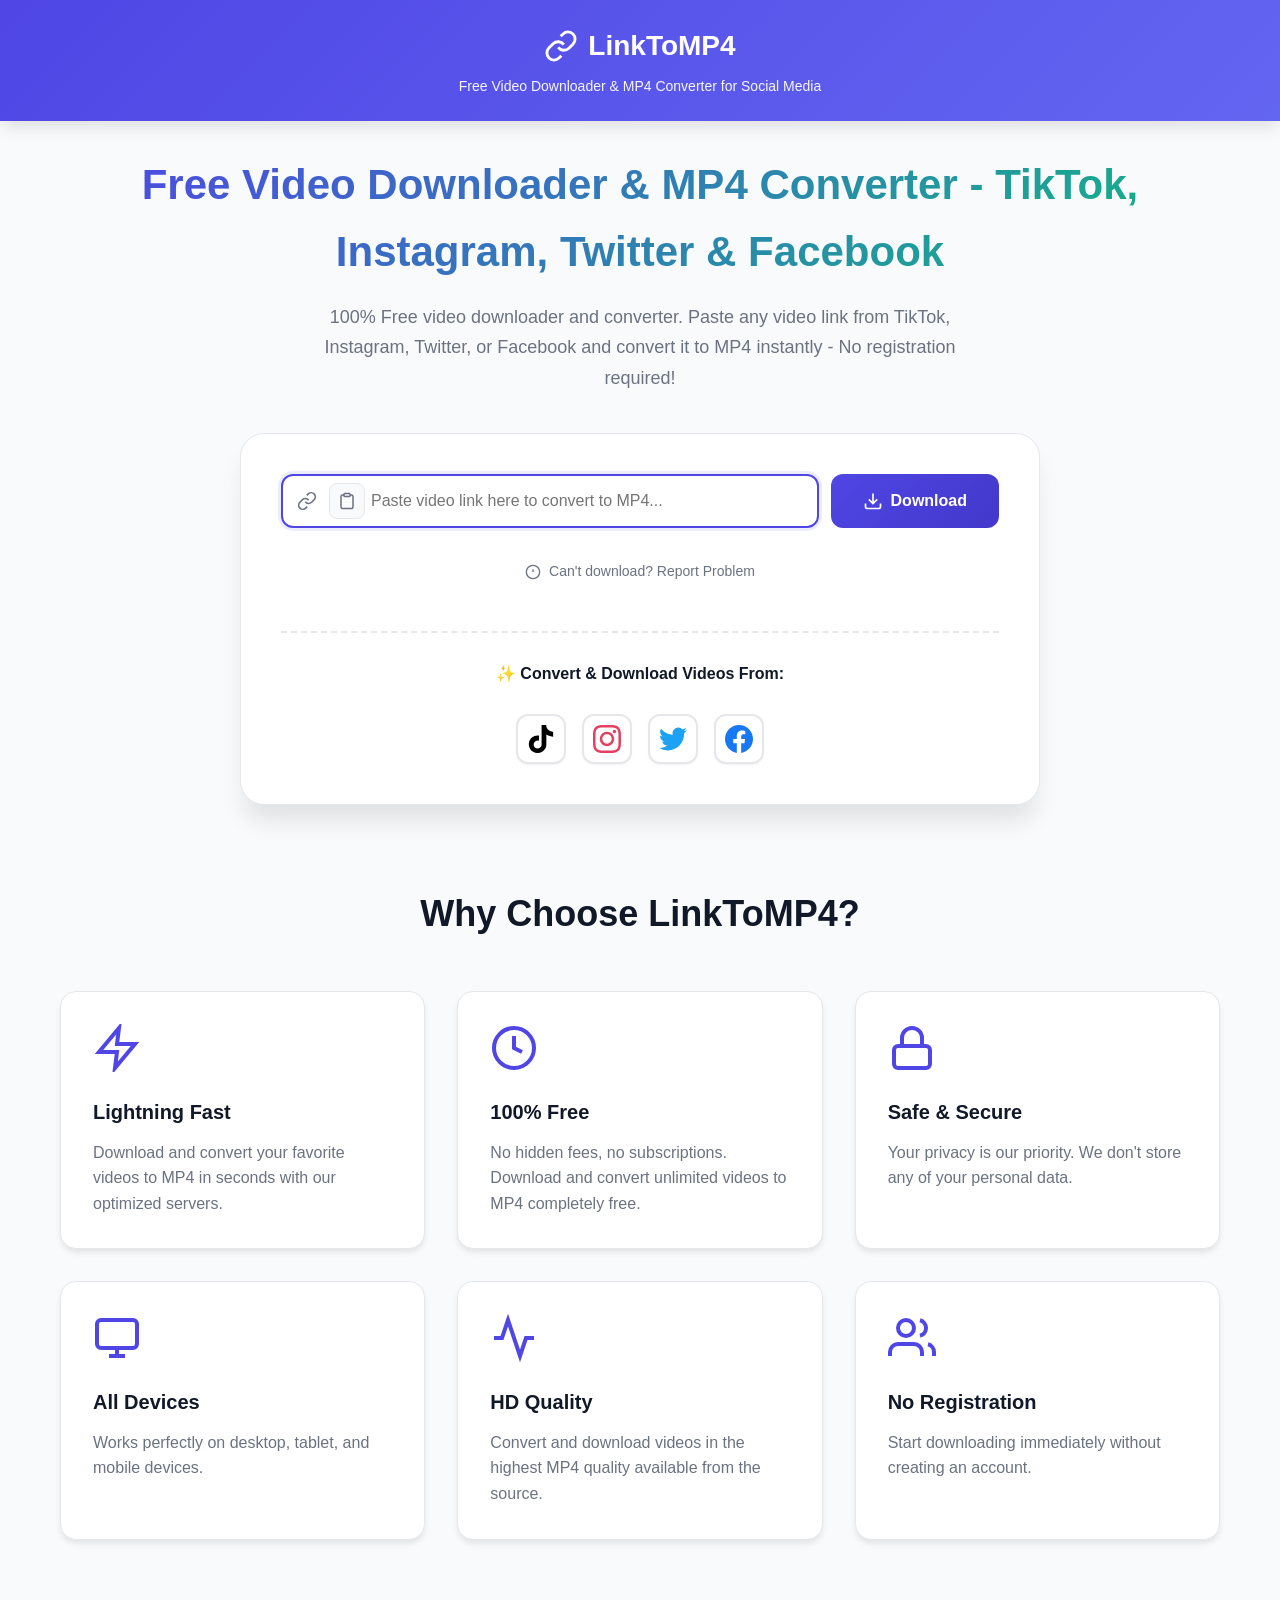
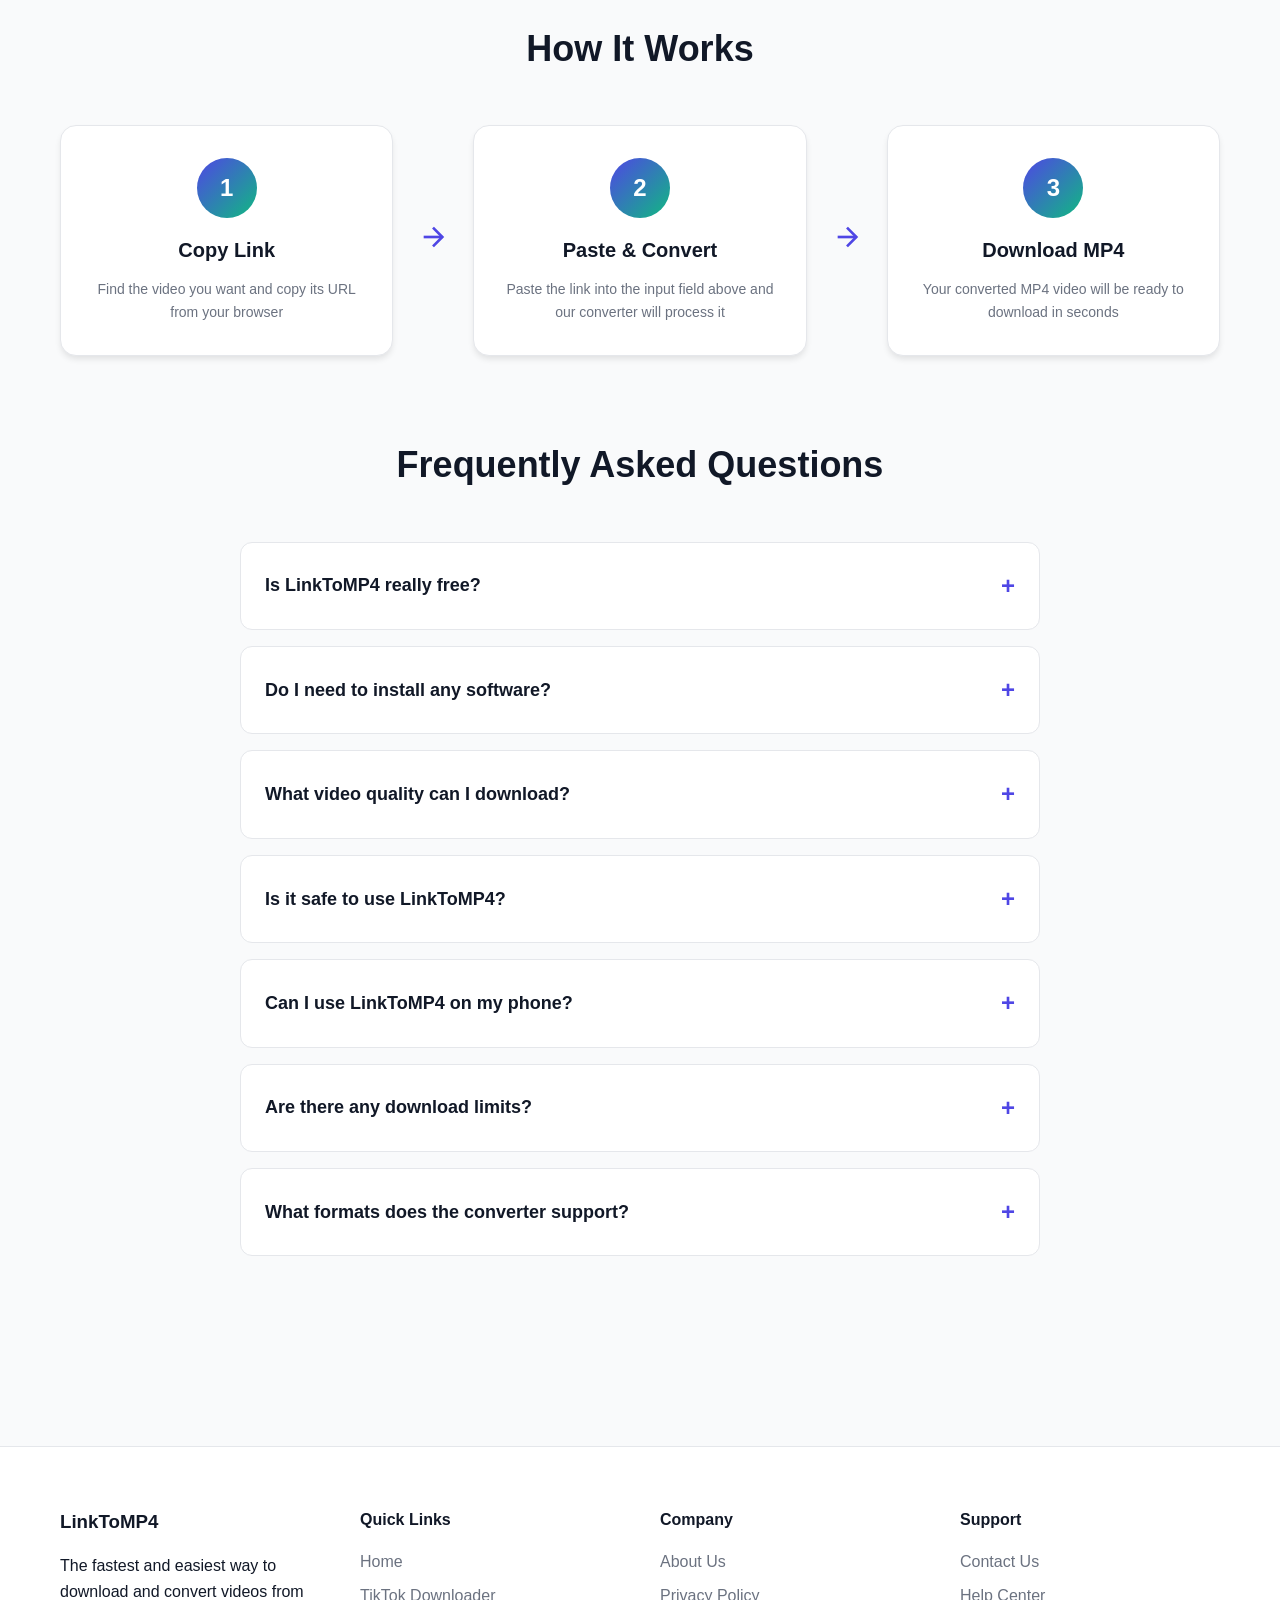
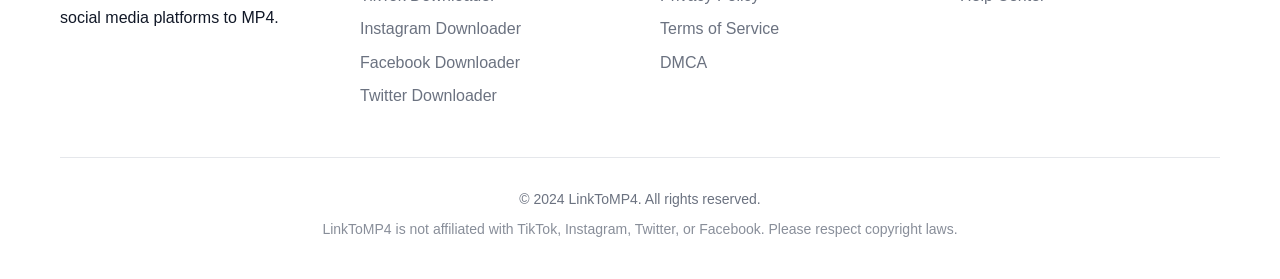
<file: index.html>
<!DOCTYPE html>
<html lang="en" dir="ltr">
<head>



    <meta charset="UTF-8">
    <meta name="viewport" content="width=device-width, initial-scale=1.0, maximum-scale=5.0">
    <meta http-equiv="X-UA-Compatible" content="IE=edge">
    <meta http-equiv="content-language" content="en">
    
    <!-- Security & Performance -->
    <meta name="referrer" content="no-referrer-when-downgrade">
    <meta name="format-detection" content="telephone=no">
    
    <!-- Primary Meta Tags -->
    <title>Free Video Downloader & MP4 Converter - TikTok, Instagram, Twitter & Facebook - LinkToMP4</title>
    <meta name="title" content="Free Video Downloader & MP4 Converter - TikTok, Instagram, Twitter & Facebook - LinkToMP4">
    <meta name="description" content="Download and convert videos from TikTok, Instagram, Twitter, and Facebook to MP4 instantly. Fast, free online video converter and downloader. No registration required. Convert any social media link to MP4.">
    <meta name="keywords" content="video downloader, video converter, mp4 converter, tiktok downloader, instagram downloader, twitter downloader, facebook downloader, social media downloader, convert video to mp4, online video converter, free video download, download tiktok videos, download instagram reels, download twitter videos, download facebook videos, tiktok converter, instagram converter, convert tiktok to mp4, convert instagram to mp4, online video downloader, web video downloader, video link converter">
    <meta name="author" content="LinkToMP4">
    <meta name="publisher" content="LinkToMP4">
    <meta name="copyright" content="LinkToMP4">
    <meta name="robots" content="index, follow, max-image-preview:large, max-snippet:-1, max-video-preview:-1">
    <meta name="googlebot" content="index, follow">
    <meta name="bingbot" content="index, follow">
    <meta name="theme-color" content="#4F46E5">
    <meta name="apple-mobile-web-app-capable" content="yes">
    <meta name="apple-mobile-web-app-status-bar-style" content="black-translucent">
    <meta name="apple-mobile-web-app-title" content="LinkToMP4">
    <meta name="application-name" content="LinkToMP4">
    <meta name="msapplication-TileColor" content="#4F46E5">
    <meta name="msapplication-tap-highlight" content="no">
    
    <!-- Canonical & Alternate -->
    <link rel="canonical" href="https://linktomp4.com/">
    <link rel="alternate" hreflang="en" href="https://linktomp4.com/">
    <link rel="alternate" hreflang="x-default" href="https://linktomp4.com/">
    
    <!-- Sitemap -->
    <link rel="sitemap" type="application/xml" title="Sitemap" href="/sitemap.xml">

    <!-- Open Graph / Facebook -->
    <meta property="og:type" content="website">
    <meta property="og:url" content="https://linktomp4.com/">
    <meta property="og:title" content="Free Video Downloader & MP4 Converter - TikTok, Instagram, Twitter & Facebook - LinkToMP4">
    <meta property="og:description" content="Download and convert videos from TikTok, Instagram, Twitter, and Facebook to MP4 instantly. Free online video converter and downloader. No registration required.">
    <meta property="og:image" content="https://linktomp4.com/images/thumbnail.jpg">
    <meta property="og:image:width" content="1200">
    <meta property="og:image:height" content="630">
    <meta property="og:image:type" content="image/jpeg">
    <meta property="og:image:alt" content="LinkToMP4 - Free Video Downloader for Social Media">
    <meta property="og:site_name" content="LinkToMP4">
    <meta property="og:locale" content="en_US">

    <!-- Twitter -->
    <meta name="twitter:card" content="summary_large_image">
    <meta name="twitter:url" content="https://linktomp4.com/">
    <meta name="twitter:title" content="Free Video Downloader & MP4 Converter - LinkToMP4">
    <meta name="twitter:description" content="Download and convert videos from TikTok, Instagram, Twitter, and Facebook to MP4 instantly. Free online video converter.">
    <meta name="twitter:image" content="https://linktomp4.com/images/thumbnail.jpg">
    <meta name="twitter:image:alt" content="LinkToMP4 - Free Video Downloader for Social Media">
    
    <!-- WhatsApp & Telegram -->
    <meta property="og:image:secure_url" content="https://linktomp4.com/images/thumbnail.jpg">
    
    <!-- Language & Content -->
    <meta name="language" content="English">
    <meta name="revisit-after" content="7 days">
    <meta name="distribution" content="global">
    <meta name="rating" content="general">
    <meta name="target" content="all">
    <meta name="audience" content="all">
    <meta name="coverage" content="Worldwide">
    
    <!-- Mobile Web App -->
    <meta name="mobile-web-app-capable" content="yes">
    <meta name="apple-touch-fullscreen" content="yes">
    
    <!-- Favicon & App Icons -->
    <link rel="icon" type="image/png" href="/favicon-96x96.png" sizes="96x96" />
    <link rel="icon" type="image/svg+xml" href="/favicon.svg" />
    <link rel="shortcut icon" href="/favicon.ico" />
    <link rel="apple-touch-icon" sizes="180x180" href="/apple-touch-icon.png" />
    <link rel="manifest" href="/site.webmanifest" />

    <!-- Schema.org Structured Data - WebApplication -->
    <script type="application/ld+json">
    {
        "@context": "https://schema.org",
        "@type": "WebApplication",
        "name": "LinkToMP4",
        "alternateName": "Link To MP4",
        "description": "Free video downloader and MP4 converter for TikTok, Instagram, Twitter, and Facebook. Download and convert videos instantly without registration.",
        "url": "https://linktomp4.com",
        "applicationCategory": "MultimediaApplication",
        "operatingSystem": "Any",
        "browserRequirements": "Requires JavaScript. Requires HTML5.",
        "offers": {
            "@type": "Offer",
            "price": "0",
            "priceCurrency": "USD"
        },
        "author": {
            "@type": "Organization",
            "name": "LinkToMP4"
        },
        "publisher": {
            "@type": "Organization",
            "name": "LinkToMP4",
            "logo": {
                "@type": "ImageObject",
                "url": "https://linktomp4.com/images/thumbnail.jpg"
            }
        },
        "featureList": [
            "Download TikTok videos",
            "Download Instagram videos and reels",
            "Download Twitter videos",
            "Download Facebook videos",
            "Convert videos to MP4 format",
            "Online video converter",
            "HD quality downloads",
            "No registration required",
            "100% free service"
        ]
    }
    </script>

    <!-- Schema.org Structured Data - Organization -->
    <script type="application/ld+json">
    {
        "@context": "https://schema.org",
        "@type": "Organization",
        "name": "LinkToMP4",
        "url": "https://linktomp4.com",
        "logo": "https://linktomp4.com/images/thumbnail.jpg",
        "description": "Free video downloader and MP4 converter for social media platforms"
    }
    </script>

    <!-- Schema.org Structured Data - FAQPage -->
    <script type="application/ld+json">
    {
        "@context": "https://schema.org",
        "@type": "FAQPage",
        "mainEntity": [
            {
                "@type": "Question",
                "name": "Is LinkToMP4 really free?",
                "acceptedAnswer": {
                    "@type": "Answer",
                    "text": "Yes! LinkToMP4 is completely free to use. There are no hidden fees, subscriptions, or premium plans. You can download and convert unlimited videos to MP4 from any supported platform."
                }
            },
            {
                "@type": "Question",
                "name": "Do I need to install any software?",
                "acceptedAnswer": {
                    "@type": "Answer",
                    "text": "No installation required! LinkToMP4 is an online video converter that works directly in your web browser. Simply paste the link and convert your video to MP4 instantly."
                }
            },
            {
                "@type": "Question",
                "name": "What video quality can I download?",
                "acceptedAnswer": {
                    "@type": "Answer",
                    "text": "You can download and convert videos to MP4 in the highest quality available from the source platform, including HD and Full HD when available."
                }
            },
            {
                "@type": "Question",
                "name": "Is it safe to use LinkToMP4?",
                "acceptedAnswer": {
                    "@type": "Answer",
                    "text": "Absolutely! We prioritize your privacy and security. We don't store any videos or personal data on our servers. Your downloads and conversions are secure and private."
                }
            },
            {
                "@type": "Question",
                "name": "Can I use LinkToMP4 on my phone?",
                "acceptedAnswer": {
                    "@type": "Answer",
                    "text": "Yes! LinkToMP4 is a mobile-friendly online video converter that works perfectly on all devices including smartphones, tablets, and desktop computers."
                }
            },
            {
                "@type": "Question",
                "name": "Are there any download limits?",
                "acceptedAnswer": {
                    "@type": "Answer",
                    "text": "No limits! You can download and convert as many videos to MP4 as you want, whenever you want, completely free of charge."
                }
            },
            {
                "@type": "Question",
                "name": "What formats does the converter support?",
                "acceptedAnswer": {
                    "@type": "Answer",
                    "text": "Our online video converter converts all social media videos to MP4 format, which is the most compatible video format that works on all devices and platforms."
                }
            }
        ]
    }
    </script>

    <!-- Schema.org Structured Data - BreadcrumbList -->
    <script type="application/ld+json">
    {
        "@context": "https://schema.org",
        "@type": "BreadcrumbList",
        "itemListElement": [
            {
                "@type": "ListItem",
                "position": 1,
                "name": "Home",
                "item": "https://linktomp4.com/"
            },
            {
                "@type": "ListItem",
                "position": 2,
                "name": "Video Downloader",
                "item": "https://linktomp4.com/"
            }
        ]
    }
    </script>

    <!-- Preload & DNS Prefetch -->
    <link rel="dns-prefetch" href="https://video-downloader.shiref-abouzaid.workers.dev">
    <link rel="preconnect" href="https://video-downloader.shiref-abouzaid.workers.dev" crossorigin>
    <link rel="preload" href="style.css" as="style">

    <link rel="stylesheet" href="style.css">

   
</head>
<body>

    <!-- Header -->
    <header class="header" role="banner">
        <div class="container">
            <div class="logo">
                <a href="/" style="text-decoration: none;color:#fff;" itemscope itemtype="https://schema.org/Organization" aria-label="LinkToMP4 - Return to Homepage">
                    <svg class="logo-icon" color="#FFF" viewBox="0 0 24 24" fill="none" stroke="currentColor" stroke-width="2" role="img" aria-label="LinkToMP4 Logo">
                        <title>LinkToMP4 Logo</title>
                        <path d="M10 13a5 5 0 0 0 7.54.54l3-3a5 5 0 0 0-7.07-7.07l-1.72 1.71"></path>
                        <path d="M14 11a5 5 0 0 0-7.54-.54l-3 3a5 5 0 0 0 7.07 7.07l1.71-1.71"></path>
                    </svg>
                    <span itemprop="name">LinkToMP4</span>
                </a>
            </div>
            <p class="tagline">Free Video Downloader & MP4 Converter for Social Media</p>
        </div>
    </header>

    
    <!-- Top Ad Space -->
    


    <!-- Main Content -->
    <main class="main-content" role="main" itemscope itemtype="https://schema.org/WebPage">
        <div class="container">
            <!-- Hero Section -->
            <section class="hero" itemscope itemtype="https://schema.org/WebApplication">
                <h1 class="hero-title" itemprop="name">Free Video Downloader & MP4 Converter - TikTok, Instagram, Twitter & Facebook</h1>
                <p class="hero-description" itemprop="description">100% Free video downloader and converter. Paste any video link from TikTok, Instagram, Twitter, or Facebook and convert it to MP4 instantly - No registration required!</p>

                <!-- Download Form -->
                <div class="download-card" role="region" aria-label="Video downloader and MP4 converter tool">
                    <form class="download-form" id="downloadForm" name="videoDownloadForm" method="post" action="#" role="search">
                        <div class="input-wrapper">
                            <svg class="input-icon" viewBox="0 0 24 24" fill="none" stroke="currentColor" stroke-width="2" aria-hidden="true">
                                <path d="M10 13a5 5 0 0 0 7.54.54l3-3a5 5 0 0 0-7.07-7.07l-1.72 1.71"></path>
                                <path d="M14 11a5 5 0 0 0-7.54-.54l-3 3a5 5 0 0 0 7.07 7.07l1.71-1.71"></path>
                            </svg>
                            <button type="button" class="paste-btn" id="pasteBtn" title="Paste from clipboard" aria-label="Paste video URL from clipboard">
                                <svg viewBox="0 0 24 24" fill="none" stroke="currentColor" stroke-width="2" aria-hidden="true">
                                    <path d="M16 4h2a2 2 0 0 1 2 2v14a2 2 0 0 1-2 2H6a2 2 0 0 1-2-2V6a2 2 0 0 1 2-2h2"></path>
                                    <rect x="8" y="2" width="8" height="4" rx="1" ry="1"></rect>
                                </svg>
                            </button>
                            <input
                                type="url"
                                id="videoUrl"
                                name="videoUrl"
                                class="url-input"
                                placeholder="Paste video link here to convert to MP4..."
                                required
                                aria-label="Enter video URL from TikTok, Instagram, Twitter, or Facebook to convert"
                                aria-required="true"
                                aria-describedby="urlInputHelp"
                                autocomplete="off"
                                inputmode="url"
                            >
                            <button type="button" class="clear-btn" id="clearBtn" title="Clear input" aria-label="Clear video URL input" style="display: none;">
                                <svg viewBox="0 0 24 24" fill="none" stroke="currentColor" stroke-width="2" aria-hidden="true">
                                    <line x1="18" y1="6" x2="6" y2="18"></line>
                                    <line x1="6" y1="6" x2="18" y2="18"></line>
                                </svg>
                            </button>
                        </div>
                        <button type="submit" class="download-btn" id="downloadBtn" aria-label="Download and convert video to MP4">
                            <svg class="btn-icon" viewBox="0 0 24 24" fill="none" stroke="currentColor" stroke-width="2" aria-hidden="true">
                                <path d="M21 15v4a2 2 0 0 1-2 2H5a2 2 0 0 1-2-2v-4"></path>
                                <polyline points="7 10 12 15 17 10"></polyline>
                                <line x1="12" y1="15" x2="12" y2="3"></line>
                            </svg>
                            <span id="btnText">Download</span>
                        </button>
                    </form>

                    <!-- Results Container -->
                    <div id="resultsContainer" style="display: none;"></div>

                    
                    <!-- Report Problem -->
                    <div class="report-problem-container">
                        <a href="/contact.html" class="report-problem-btn">
                            <svg viewBox="0 0 24 24" fill="none" stroke="currentColor" stroke-width="2">
                                <circle cx="12" cy="12" r="10"></circle>
                                <line x1="12" y1="8" x2="12" y2="12"></line>
                                <line x1="12" y1="16" x2="12.01" y2="16"></line>
                            </svg>
                            Can't download? Report Problem
                        </a>
                    </div>


                
                <!-- Middle Ad Space -->
                <div class="ad-container ad-middle" role="complementary" aria-label="Advertisement">
                    <!-- <div class="ad-label">Advertisement</div>
                    <div class="ad-space ad-horizontal">
                        728x90 Leaderboard Ad
                    </div> -->
                    <div id="ad-placement"></div>
    
                    <!-- السكريبت -->
                    <script>
                        document.addEventListener('DOMContentLoaded', function() {
                            // إنشاء الـ div
                            var containerDiv = document.createElement('div');
                            containerDiv.id = 'container-f9ae061ae442ad60847ceea9b7570912';
                            document.getElementById('ad-placement').appendChild(containerDiv);
                            
                            // إنشاء السكريبت
                            var adScript = document.createElement('script');
                            adScript.async = true;
                            adScript.setAttribute('data-cfasync', 'false');
                            adScript.src = '//pl28129437.effectivegatecpm.com/f9ae061ae442ad60847ceea9b7570912/invoke.js';
                            document.getElementById('ad-placement').appendChild(adScript);
                        });
                    </script>
                </div>
    
  
                    <!-- Supported Platforms -->
                    <div class="platforms">
                        <span class="platforms-label">✨ Convert & Download Videos From:</span>
                        <div class="platform-icons">
                            <span class="platform-icon" title="TikTok">
                                <svg viewBox="0 0 24 24" fill="currentColor">
                                    <path d="M12.53.02C13.84 0 15.14.01 16.44 0c.08 1.53.63 3.09 1.75 4.17 1.12 1.11 2.7 1.62 4.24 1.79v4.03c-1.44-.05-2.89-.35-4.2-.97-.57-.26-1.1-.59-1.62-.93-.01 2.92.01 5.84-.02 8.75-.08 1.4-.54 2.79-1.35 3.94-1.31 1.92-3.58 3.17-5.91 3.21-1.43.08-2.86-.31-4.08-1.03-2.02-1.19-3.44-3.37-3.65-5.71-.02-.5-.03-1-.01-1.49.18-1.9 1.12-3.72 2.58-4.96 1.66-1.44 3.98-2.13 6.15-1.72.02 1.48-.04 2.96-.04 4.44-.99-.32-2.15-.23-3.02.37-.63.41-1.11 1.04-1.36 1.75-.21.51-.15 1.07-.14 1.61.24 1.64 1.82 3.02 3.5 2.87 1.12-.01 2.19-.66 2.77-1.61.19-.33.4-.67.41-1.06.1-1.79.06-3.57.07-5.36.01-4.03-.01-8.05.02-12.07z"/>
                                </svg>
                            </span>
                            <span class="platform-icon" title="Instagram">
                                <svg viewBox="0 0 24 24" fill="currentColor">
                                    <path d="M12 2.163c3.204 0 3.584.012 4.85.07 3.252.148 4.771 1.691 4.919 4.919.058 1.265.069 1.645.069 4.849 0 3.205-.012 3.584-.069 4.849-.149 3.225-1.664 4.771-4.919 4.919-1.266.058-1.644.07-4.85.07-3.204 0-3.584-.012-4.849-.07-3.26-.149-4.771-1.699-4.919-4.92-.058-1.265-.07-1.644-.07-4.849 0-3.204.013-3.583.07-4.849.149-3.227 1.664-4.771 4.919-4.919 1.266-.057 1.645-.069 4.849-.069zm0-2.163c-3.259 0-3.667.014-4.947.072-4.358.2-6.78 2.618-6.98 6.98-.059 1.281-.073 1.689-.073 4.948 0 3.259.014 3.668.072 4.948.2 4.358 2.618 6.78 6.98 6.98 1.281.058 1.689.072 4.948.072 3.259 0 3.668-.014 4.948-.072 4.354-.2 6.782-2.618 6.979-6.98.059-1.28.073-1.689.073-4.948 0-3.259-.014-3.667-.072-4.947-.196-4.354-2.617-6.78-6.979-6.98-1.281-.059-1.69-.073-4.949-.073zm0 5.838c-3.403 0-6.162 2.759-6.162 6.162s2.759 6.163 6.162 6.163 6.162-2.759 6.162-6.163c0-3.403-2.759-6.162-6.162-6.162zm0 10.162c-2.209 0-4-1.79-4-4 0-2.209 1.791-4 4-4s4 1.791 4 4c0 2.21-1.791 4-4 4zm6.406-11.845c-.796 0-1.441.645-1.441 1.44s.645 1.44 1.441 1.44c.795 0 1.439-.645 1.439-1.44s-.644-1.44-1.439-1.44z"/>
                                </svg>
                            </span>
                            <span class="platform-icon" title="Twitter">
                                <svg viewBox="0 0 24 24" fill="currentColor">
                                    <path d="M23.953 4.57a10 10 0 01-2.825.775 4.958 4.958 0 002.163-2.723c-.951.555-2.005.959-3.127 1.184a4.92 4.92 0 00-8.384 4.482C7.69 8.095 4.067 6.13 1.64 3.162a4.822 4.822 0 00-.666 2.475c0 1.71.87 3.213 2.188 4.096a4.904 4.904 0 01-2.228-.616v.06a4.923 4.923 0 003.946 4.827 4.996 4.996 0 01-2.212.085 4.936 4.936 0 004.604 3.417 9.867 9.867 0 01-6.102 2.105c-.39 0-.779-.023-1.17-.067a13.995 13.995 0 007.557 2.209c9.053 0 13.998-7.496 13.998-13.985 0-.21 0-.42-.015-.63A9.935 9.935 0 0024 4.59z"/>
                                </svg>
                            </span>
                            <span class="platform-icon" title="Facebook">
                                <svg viewBox="0 0 24 24" fill="currentColor">
                                    <path d="M24 12.073c0-6.627-5.373-12-12-12s-12 5.373-12 12c0 5.99 4.388 10.954 10.125 11.854v-8.385H7.078v-3.47h3.047V9.43c0-3.007 1.792-4.669 4.533-4.669 1.312 0 2.686.235 2.686.235v2.953H15.83c-1.491 0-1.956.925-1.956 1.874v2.25h3.328l-.532 3.47h-2.796v8.385C19.612 23.027 24 18.062 24 12.073z"/>
                                </svg>
                            </span>
                        </div>
                    </div>
                </div>
            </section>

            <!-- Features Section -->
            <section class="features">
                <h2 class="section-title">Why Choose LinkToMP4?</h2>
                <div class="features-grid">
                    <div class="feature-card">
                        <svg class="feature-icon" viewBox="0 0 24 24" fill="none" stroke="currentColor" stroke-width="2">
                            <path d="M13 2L3 14h9l-1 8 10-12h-9l1-8z"></path>
                        </svg>
                        <h3>Lightning Fast</h3>
                        <p>Download and convert your favorite videos to MP4 in seconds with our optimized servers.</p>
                    </div>
                    <div class="feature-card">
                        <svg class="feature-icon" viewBox="0 0 24 24" fill="none" stroke="currentColor" stroke-width="2">
                            <circle cx="12" cy="12" r="10"></circle>
                            <path d="M12 6v6l4 2"></path>
                        </svg>
                        <h3>100% Free</h3>
                        <p>No hidden fees, no subscriptions. Download and convert unlimited videos to MP4 completely free.</p>
                    </div>
                    <div class="feature-card">
                        <svg class="feature-icon" viewBox="0 0 24 24" fill="none" stroke="currentColor" stroke-width="2">
                            <rect x="3" y="11" width="18" height="11" rx="2" ry="2"></rect>
                            <path d="M7 11V7a5 5 0 0 1 10 0v4"></path>
                        </svg>
                        <h3>Safe & Secure</h3>
                        <p>Your privacy is our priority. We don't store any of your personal data.</p>
                    </div>
                    <div class="feature-card">
                        <svg class="feature-icon" viewBox="0 0 24 24" fill="none" stroke="currentColor" stroke-width="2">
                            <rect x="2" y="3" width="20" height="14" rx="2" ry="2"></rect>
                            <line x1="8" y1="21" x2="16" y2="21"></line>
                            <line x1="12" y1="17" x2="12" y2="21"></line>
                        </svg>
                        <h3>All Devices</h3>
                        <p>Works perfectly on desktop, tablet, and mobile devices.</p>
                    </div>
                    <div class="feature-card">
                        <svg class="feature-icon" viewBox="0 0 24 24" fill="none" stroke="currentColor" stroke-width="2">
                            <polyline points="22 12 18 12 15 21 9 3 6 12 2 12"></polyline>
                        </svg>
                        <h3>HD Quality</h3>
                        <p>Convert and download videos in the highest MP4 quality available from the source.</p>
                    </div>
                    <div class="feature-card">
                        <svg class="feature-icon" viewBox="0 0 24 24" fill="none" stroke="currentColor" stroke-width="2">
                            <path d="M17 21v-2a4 4 0 0 0-4-4H5a4 4 0 0 0-4 4v2"></path>
                            <circle cx="9" cy="7" r="4"></circle>
                            <path d="M23 21v-2a4 4 0 0 0-3-3.87"></path>
                            <path d="M16 3.13a4 4 0 0 1 0 7.75"></path>
                        </svg>
                        <h3>No Registration</h3>
                        <p>Start downloading immediately without creating an account.</p>
                    </div>
                </div>
            </section>

       

            <!-- How It Works Section -->
            <section class="how-it-works">
                <h2 class="section-title">How It Works</h2>
                <div class="steps">
                    <div class="step">
                        <div class="step-number">1</div>
                        <h3>Copy Link</h3>
                        <p>Find the video you want and copy its URL from your browser</p>
                    </div>
                    <div class="step-arrow">
                        <svg viewBox="0 0 24 24" fill="none" stroke="currentColor" stroke-width="2">
                            <line x1="5" y1="12" x2="19" y2="12"></line>
                            <polyline points="12 5 19 12 12 19"></polyline>
                        </svg>
                    </div>
                    <div class="step">
                        <div class="step-number">2</div>
                        <h3>Paste & Convert</h3>
                        <p>Paste the link into the input field above and our converter will process it</p>
                    </div>
                    <div class="step-arrow">
                        <svg viewBox="0 0 24 24" fill="none" stroke="currentColor" stroke-width="2">
                            <line x1="5" y1="12" x2="19" y2="12"></line>
                            <polyline points="12 5 19 12 12 19"></polyline>
                        </svg>
                    </div>
                    <div class="step">
                        <div class="step-number">3</div>
                        <h3>Download MP4</h3>
                        <p>Your converted MP4 video will be ready to download in seconds</p>
                    </div>
                </div>
            </section>

            <!-- FAQ Section -->
            <section class="faq">
                <h2 class="section-title">Frequently Asked Questions</h2>
                <div class="faq-grid">
                    <details class="faq-item">
                        <summary>Is LinkToMP4 really free?</summary>
                        <p>Yes! LinkToMP4 is completely free to use. There are no hidden fees, subscriptions, or premium plans. You can download and convert unlimited videos to MP4 from any supported platform.</p>
                    </details>

                    <details class="faq-item">
                        <summary>Do I need to install any software?</summary>
                        <p>No installation required! LinkToMP4 is an online video converter that works directly in your web browser. Simply paste the link and convert your video to MP4 instantly.</p>
                    </details>

                    <details class="faq-item">
                        <summary>What video quality can I download?</summary>
                        <p>You can download and convert videos to MP4 in the highest quality available from the source platform, including HD and Full HD when available.</p>
                    </details>

                    <details class="faq-item">
                        <summary>Is it safe to use LinkToMP4?</summary>
                        <p>Absolutely! We prioritize your privacy and security. We don't store any videos or personal data on our servers. Your downloads are secure and private.</p>
                    </details>

                    <details class="faq-item">
                        <summary>Can I use LinkToMP4 on my phone?</summary>
                        <p>Yes! LinkToMP4 is fully responsive and works perfectly on all devices including smartphones, tablets, and desktop computers.</p>
                    </details>

                    <details class="faq-item">
                        <summary>Are there any download limits?</summary>
                        <p>No limits! You can download and convert as many videos to MP4 as you want, whenever you want, completely free of charge.</p>
                    </details>

                    <details class="faq-item">
                        <summary>What formats does the converter support?</summary>
                        <p>Our online video converter converts all social media videos to MP4 format, which is the most compatible video format that works on all devices and platforms.</p>
                    </details>
                </div>
            </section>
        </div>
    </main>


    <!-- Footer -->
    <footer class="footer" role="contentinfo" itemscope itemtype="https://schema.org/WPFooter">
        <div class="container">
            <div class="footer-content">
                <div class="footer-section">
                    <h3>LinkToMP4</h3>
                    <p>The fastest and easiest way to download and convert videos from social media platforms to MP4.</p>
                </div>
                <nav class="footer-section" aria-label="Quick links">
                    <h4>Quick Links</h4>
                    <ul>
                        <li><a href="/" rel="noopener">Home</a></li>
                        <li><a href="/tiktok.html" rel="noopener">TikTok Downloader</a></li>
                        <li><a href="/instagram.html" rel="noopener">Instagram Downloader</a></li>
                        <li><a href="/facebook.html" rel="noopener">Facebook Downloader</a></li>
                        <li><a href="#" rel="noopener">Twitter Downloader</a></li>
                    </ul>
                </nav>
                <nav class="footer-section" aria-label="Company information">
                    <h4>Company</h4>
                    <ul>
                        <li><a href="#" rel="noopener">About Us</a></li>
                        <li><a href="#" rel="noopener">Privacy Policy</a></li>
                        <li><a href="#" rel="noopener">Terms of Service</a></li>
                        <li><a href="#" rel="noopener">DMCA</a></li>
                    </ul>
                </nav>
                <nav class="footer-section" aria-label="Support">
                    <h4>Support</h4>
                    <ul>
                        <li><a href="#" rel="noopener">Contact Us</a></li>
                        <li><a href="#" rel="noopener">Help Center</a></li>
                    </ul>
                </nav>
            </div>
            <div class="footer-bottom">
                <p>&copy; <time datetime="2024">2024</time> LinkToMP4. All rights reserved.</p>
                <p class="disclaimer">LinkToMP4 is not affiliated with TikTok, Instagram, Twitter, or Facebook. Please respect copyright laws.</p>
            </div>
        </div>

<!-- Google tag (gtag.js) -->
<script async src="https://www.googletagmanager.com/gtag/js?id=G-5VJ3HGMD5Y"></script>
<script>
  window.dataLayer = window.dataLayer || [];
  function gtag(){dataLayer.push(arguments);}
  gtag('js', new Date());

  gtag('config', 'G-5VJ3HGMD5Y');
</script>

    </footer>

    <!-- JavaScript -->
    <script>
        const form = document.getElementById('downloadForm');
        const urlInput = document.getElementById('videoUrl');
        const downloadBtn = document.getElementById('downloadBtn');
        const btnText = document.getElementById('btnText');
        const resultsContainer = document.getElementById('resultsContainer');
        const pasteBtn = document.getElementById('pasteBtn');
        const clearBtn = document.getElementById('clearBtn');

        // Paste button functionality
        pasteBtn.addEventListener('click', async function() {
            try {
                const text = await navigator.clipboard.readText();
                urlInput.value = text;
                toggleClearButton();
            } catch (error) {
                console.error('Failed to read clipboard:', error);
                // Fallback: focus input for manual paste
                urlInput.focus();
            }
        });

        // Clear button functionality
        clearBtn.addEventListener('click', function() {
            urlInput.value = '';
            urlInput.focus();
            toggleClearButton();
            resultsContainer.style.display = 'none';
        });

        // Show/hide clear button based on input value
        urlInput.addEventListener('input', toggleClearButton);

        function toggleClearButton() {
            if (urlInput.value.trim().length > 0) {
                clearBtn.style.display = 'flex';
            } else {
                clearBtn.style.display = 'none';
            }
        }

        form.addEventListener('submit', async function(e) {
            e.preventDefault();
            
            const url = urlInput.value.trim();
            
            if (!url) {
                showError('Please enter a valid URL');
                return;
            }

            // عرض حالة التحميل
            setLoading(true);
            resultsContainer.style.display = 'none';
            
            try {
                // إرسال الطلب للسيرفر
                const response = await fetch('https://video-downloader.shiref-abouzaid.workers.dev/', {
                    method: 'POST',
                    headers: {
                        'Content-Type': 'application/json',
                    },
                    body: JSON.stringify({ url: url })
                });

                const data = await response.json();

                if (data.success) {
                    displayResults(data);
                } else {
                    showError(data.error || 'Failed to download video');
                }
            } catch (error) {
                showError('Network error. Please try again.');
                console.error('Error:', error);
            } finally {
                setLoading(false);
            }
        });

        function setLoading(isLoading) {
            if (isLoading) {
                downloadBtn.disabled = true;
                downloadBtn.classList.add('loading');
                btnText.textContent = 'Processing...';
            } else {
                downloadBtn.disabled = false;
                downloadBtn.classList.remove('loading');
                btnText.textContent = 'Download';
            }
        }

        function displayResults(data) {
            let html = '<div class="results-container">';
            
            if (data.thumbnail) {
                html += `
                    <div class="video-info">
                        <img src="${data.thumbnail}" alt="Video thumbnail" class="video-thumbnail">
                        <div class="video-details">
                            <h3>${data.title || 'Video'}</h3>
                            <p>Platform: ${data.platform.toUpperCase()}</p>
                            ${data.author ? `<p>By: ${data.author}</p>` : ''}
                        </div>
                    </div>
                `;
            } else {
                html += `
                    <div class="video-details">
                        <h3>${data.title || 'Video'}</h3>
                        <p>Platform: ${data.platform.toUpperCase()}</p>
                        ${data.author ? `<p>By: ${data.author}</p>` : ''}
                    </div>
                `;
            }
            
            html += '<div class="download-options">';
            
            data.downloads.forEach((download, index) => {
                const fileName = `${data.platform}_video_${Date.now()}.mp4`;
                
                html += `
                    <div class="download-option">
                        <div class="quality-info">
                            <span class="quality-badge">${download.quality}</span>
                            <span class="quality-size">${download.size}</span>
                        </div>
                        <div class="download-buttons">
                            <button onclick="directDownload('${download.url}', '${fileName}', event)" class="download-quality-btn primary">
                                <svg width="16" height="16" viewBox="0 0 24 24" fill="none" stroke="currentColor" stroke-width="2">
                                    <path d="M21 15v4a2 2 0 0 1-2 2H5a2 2 0 0 1-2-2v-4"></path>
                                    <polyline points="7 10 12 15 17 10"></polyline>
                                    <line x1="12" y1="15" x2="12" y2="3"></line>
                                </svg>
                                Direct Download
                            </button>
                            <a href="${download.url}" class="download-quality-btn secondary" target="_blank" download>
                                <svg width="16" height="16" viewBox="0 0 24 24" fill="none" stroke="currentColor" stroke-width="2">
                                    <path d="M18 13v6a2 2 0 0 1-2 2H5a2 2 0 0 1-2-2V8a2 2 0 0 1 2-2h6"></path>
                                    <polyline points="15 3 21 3 21 9"></polyline>
                                    <line x1="10" y1="14" x2="21" y2="3"></line>
                                </svg>
                                Download
                            </a>
                        </div>
                    </div>
                `;
            });
            
            html += '</div>';
            html += `<p class="download-hint">💡 Tip: Try "Direct Download" first. If it doesn't work, use "Download" button.</p>`;
            html += '</div>';
            
            resultsContainer.innerHTML = html;
            resultsContainer.style.display = 'block';
        }

        // Direct Download Function
        async function directDownload(url, fileName, event) {
            const button = event.target.closest('button');
            const originalContent = button.innerHTML;

            try {
                // Show loading state
                button.disabled = true;
                button.innerHTML = `
                    <svg class="spinner" width="16" height="16" viewBox="0 0 24 24" fill="none" stroke="currentColor" stroke-width="2">
                        <circle cx="12" cy="12" r="10" stroke-opacity="0.25"></circle>
                        <path d="M12 2a10 10 0 0 1 10 10" stroke-linecap="round"></path>
                    </svg>
                    Downloading...
                `;

                const response = await fetch(url);
                const blob = await response.blob();
                const blobUrl = window.URL.createObjectURL(blob);

                const a = document.createElement('a');
                a.href = blobUrl;
                a.download = fileName;
                document.body.appendChild(a);
                a.click();
                document.body.removeChild(a);

                window.URL.revokeObjectURL(blobUrl);

                // Show success state briefly
                button.innerHTML = `
                    <svg width="16" height="16" viewBox="0 0 24 24" fill="none" stroke="currentColor" stroke-width="2">
                        <polyline points="20 6 9 17 4 12"></polyline>
                    </svg>
                    Downloaded!
                `;

                // Restore button after 2 seconds
                setTimeout(() => {
                    button.innerHTML = originalContent;
                    button.disabled = false;
                }, 2000);

            } catch (error) {
                console.error('Download error:', error);
                // Restore button and fallback to regular download
                button.innerHTML = originalContent;
                button.disabled = false;
                window.open(url, '_blank');
            }
        }

        function showError(message) {
            resultsContainer.innerHTML = `
                <div class="error-message">
                    <strong>Error:</strong> ${message}
                </div>
            `;
            resultsContainer.style.display = 'block';
        }

        // Auto-focus على input
        window.addEventListener('load', function() {
            urlInput.focus();
        });
    </script>
</body>
</html>
</file>
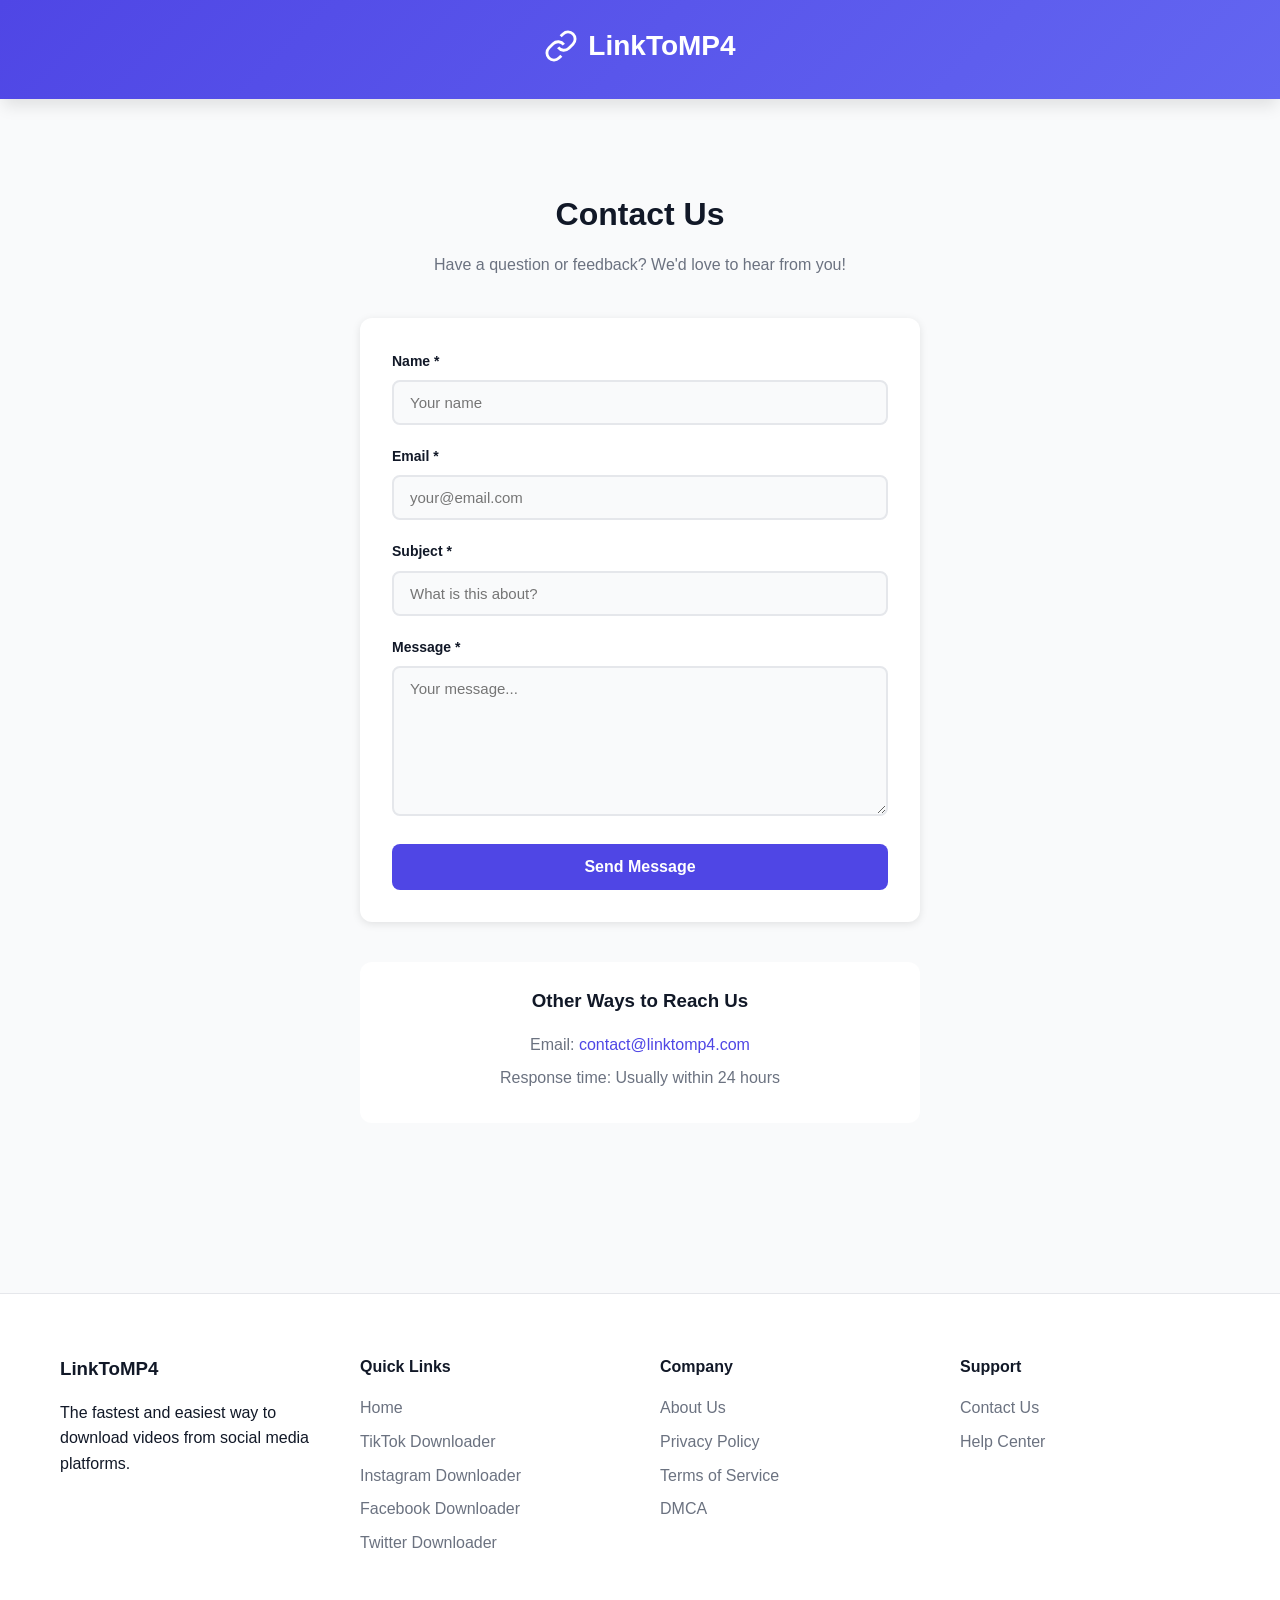
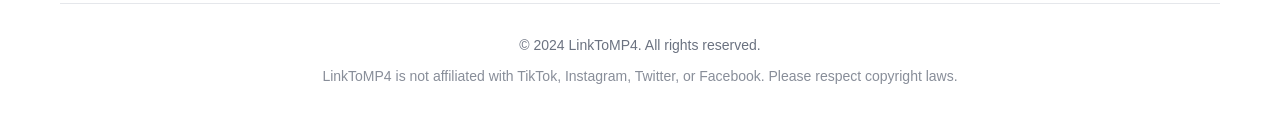
<file: contact.html>
<!DOCTYPE html>
<html lang="en">
<head>
    <meta charset="UTF-8">
    <meta name="viewport" content="width=device-width, initial-scale=1.0">
    <title>Contact Us - LinkToMP4</title>
    <link rel="preload" href="style.css" as="style">
    <link rel="stylesheet" href="style.css">
    <style>
        .contact-section {
            max-width: 600px;
            margin: 60px auto;
            padding: 0 20px;
        }

        .contact-header {
            text-align: center;
            margin-bottom: 40px;
        }

        .contact-header h1 {
            font-size: 32px;
            color: var(--text-primary);
            margin-bottom: 12px;
        }

        .contact-header p {
            color: var(--text-secondary);
            font-size: 16px;
        }

        .contact-form {
            background: var(--surface);
            padding: 32px;
            border-radius: 12px;
            box-shadow: 0 2px 8px rgba(0, 0, 0, 0.1);
        }

        .form-group {
            margin-bottom: 20px;
        }

        .form-group label {
            display: block;
            margin-bottom: 8px;
            color: var(--text-primary);
            font-weight: 600;
            font-size: 14px;
        }

        .form-group input,
        .form-group textarea {
            width: 100%;
            padding: 12px 16px;
            border: 2px solid var(--border);
            border-radius: 8px;
            font-size: 15px;
            font-family: inherit;
            background: var(--background);
            color: var(--text-primary);
            transition: border-color 0.2s ease;
        }

        .form-group input:focus,
        .form-group textarea:focus {
            outline: none;
            border-color: var(--primary-color);
        }

        .form-group textarea {
            min-height: 150px;
            resize: vertical;
        }

        .submit-btn {
            width: 100%;
            padding: 14px;
            background: var(--primary-color);
            color: white;
            border: none;
            border-radius: 8px;
            font-size: 16px;
            font-weight: 600;
            cursor: pointer;
            transition: all 0.2s ease;
        }

        .submit-btn:hover {
            background: var(--primary-hover);
            transform: translateY(-2px);
        }

        .submit-btn:disabled {
            opacity: 0.6;
            cursor: not-allowed;
            transform: none;
        }

        .submit-btn.loading {
            position: relative;
        }

        .submit-btn.loading::after {
            content: '';
            position: absolute;
            right: 16px;
            top: 50%;
            transform: translateY(-50%);
            width: 16px;
            height: 16px;
            border: 2px solid white;
            border-top-color: transparent;
            border-radius: 50%;
            animation: spin 0.6s linear infinite;
        }

        @keyframes spin {
            to { transform: translateY(-50%) rotate(360deg); }
        }

        .alert {
            padding: 12px 16px;
            border-radius: 8px;
            margin-bottom: 20px;
            font-size: 14px;
            display: none;
        }

        .alert.show {
            display: block;
        }

        .alert-success {
            background: #D4EDDA;
            color: #155724;
            border: 1px solid #C3E6CB;
        }

        .alert-error {
            background: #F8D7DA;
            color: #721C24;
            border: 1px solid #F5C6CB;
        }

        .contact-info {
            margin-top: 40px;
            text-align: center;
            padding: 24px;
            background: var(--surface);
            border-radius: 12px;
        }

        .contact-info h3 {
            margin-bottom: 16px;
            color: var(--text-primary);
        }

        .contact-info p {
            color: var(--text-secondary);
            margin: 8px 0;
        }

        .contact-info a {
            color: var(--primary-color);
            text-decoration: none;
        }

        .contact-info a:hover {
            text-decoration: underline;
        }
    </style>
</head>
<body>
    <!-- Header -->
    <header class="header">
        <div class="container">
            <div class="logo">
                <a href="/"  style="text-decoration: none;color:#fff;"  itemscope itemtype="https://schema.org/Organization" aria-label="LinkToMP4 - Return to Homepage">
                    <svg class="logo-icon" color="#FFF" viewBox="0 0 24 24" fill="none" stroke="currentColor" stroke-width="2" role="img" aria-label="LinkToMP4 Logo">
                        <title>LinkToMP4 Logo</title>
                        <path d="M10 13a5 5 0 0 0 7.54.54l3-3a5 5 0 0 0-7.07-7.07l-1.72 1.71"></path>
                        <path d="M14 11a5 5 0 0 0-7.54-.54l-3 3a5 5 0 0 0 7.07 7.07l1.71-1.71"></path>
                    </svg>
                    <span itemprop="name">LinkToMP4</span>
                </a>
            </div>
        </div>
    </header>

    <!-- Main Content -->
    <main class="main-content">
        <div class="container">
            <section class="contact-section">
                <div class="contact-header">
                    <h1>Contact Us</h1>
                    <p>Have a question or feedback? We'd love to hear from you!</p>
                </div>

                <div id="alertBox" class="alert"></div>

                <form class="contact-form" id="contactForm">
                    <div class="form-group">
                        <label for="name">Name *</label>
                        <input type="text" id="name" name="name" required placeholder="Your name">
                    </div>

                    <div class="form-group">
                        <label for="email">Email *</label>
                        <input type="email" id="email" name="email" required placeholder="your@email.com">
                    </div>

                    <div class="form-group">
                        <label for="subject">Subject *</label>
                        <input type="text" id="subject" name="subject" required placeholder="What is this about?">
                    </div>

                    <div class="form-group">
                        <label for="message">Message *</label>
                        <textarea id="message" name="message" required placeholder="Your message..."></textarea>
                    </div>

                    <button type="submit" class="submit-btn" id="submitBtn">
                        Send Message
                    </button>
                </form>

                <div class="contact-info">
                    <h3>Other Ways to Reach Us</h3>
                    <p>Email: <a href="mailto:contact@linktomp4.com">contact@linktomp4.com</a></p>
                    <p>Response time: Usually within 24 hours</p>
                </div>
            </section>
        </div>
    </main>

    <footer class="footer" role="contentinfo" itemscope itemtype="https://schema.org/WPFooter">
        <div class="container">
            <div class="footer-content">
                <div class="footer-section">
                    <h3>LinkToMP4</h3>
                    <p>The fastest and easiest way to download videos from social media platforms.</p>
                </div>
                <nav class="footer-section" aria-label="Quick links">
                    <h4>Quick Links</h4>
                    <ul>
                        <li><a href="/" rel="noopener">Home</a></li>
                        <li><a href="/tiktok.html" rel="noopener">TikTok Downloader</a></li>
                        <li><a href="/instagram.html" rel="noopener">Instagram Downloader</a></li>
                        <li><a href="/facebook.html" rel="noopener">Facebook Downloader</a></li>
                        <li><a href="#" rel="noopener">Twitter Downloader</a></li>
                    </ul>
                </nav>
                <nav class="footer-section" aria-label="Company information">
                    <h4>Company</h4>
                    <ul>
                        <li><a href="#" rel="noopener">About Us</a></li>
                        <li><a href="#" rel="noopener">Privacy Policy</a></li>
                        <li><a href="#" rel="noopener">Terms of Service</a></li>
                        <li><a href="#" rel="noopener">DMCA</a></li>
                    </ul>
                </nav>
                <nav class="footer-section" aria-label="Support">
                    <h4>Support</h4>
                    <ul>
                        <li><a href="#" rel="noopener">Contact Us</a></li>
                        <li><a href="#" rel="noopener">Help Center</a></li>
                    </ul>
                </nav>
            </div>
            <div class="footer-bottom">
                <p>&copy; <time datetime="2024">2024</time> LinkToMP4. All rights reserved.</p>
                <p class="disclaimer">LinkToMP4 is not affiliated with TikTok, Instagram, Twitter, or Facebook. Please respect copyright laws.</p>
            </div>
        </div>
<!-- Google tag (gtag.js) -->
<script async src="https://www.googletagmanager.com/gtag/js?id=G-5VJ3HGMD5Y"></script>
<script>
  window.dataLayer = window.dataLayer || [];
  function gtag(){dataLayer.push(arguments);}
  gtag('js', new Date());

  gtag('config', 'G-5VJ3HGMD5Y');
</script>

    </footer>


    <script>
        const form = document.getElementById('contactForm');
        const submitBtn = document.getElementById('submitBtn');
        const alertBox = document.getElementById('alertBox');

        form.addEventListener('submit', async (e) => {
            e.preventDefault();

            // Get form data
            const formData = {
                name: document.getElementById('name').value.trim(),
                email: document.getElementById('email').value.trim(),
                subject: document.getElementById('subject').value.trim(),
                message: document.getElementById('message').value.trim()
            };

            // Validate
            if (!formData.name || !formData.email || !formData.subject || !formData.message) {
                showAlert('Please fill in all fields', 'error');
                return;
            }

            // Set loading state
            submitBtn.disabled = true;
            submitBtn.classList.add('loading');
            submitBtn.textContent = 'Sending...';
            hideAlert();

            try {
                const response = await fetch('contact.php', {
                    method: 'POST',
                    headers: {
                        'Content-Type': 'application/json'
                    },
                    body: JSON.stringify(formData)
                });

                const data = await response.json();

                if (data.success) {
                    showAlert('Message sent successfully! We\'ll get back to you soon.', 'success');
                    form.reset();
                } else {
                    showAlert(data.message || 'Failed to send message. Please try again.', 'error');
                }
            } catch (error) {
                showAlert('Network error. Please try again later.', 'error');
            } finally {
                submitBtn.disabled = false;
                submitBtn.classList.remove('loading');
                submitBtn.textContent = 'Send Message';
            }
        });

        function showAlert(message, type) {
            alertBox.textContent = message;
            alertBox.className = `alert alert-${type} show`;
            alertBox.scrollIntoView({ behavior: 'smooth', block: 'nearest' });
        }

        function hideAlert() {
            alertBox.className = 'alert';
        }
    </script>
</body>
</html>
</file>
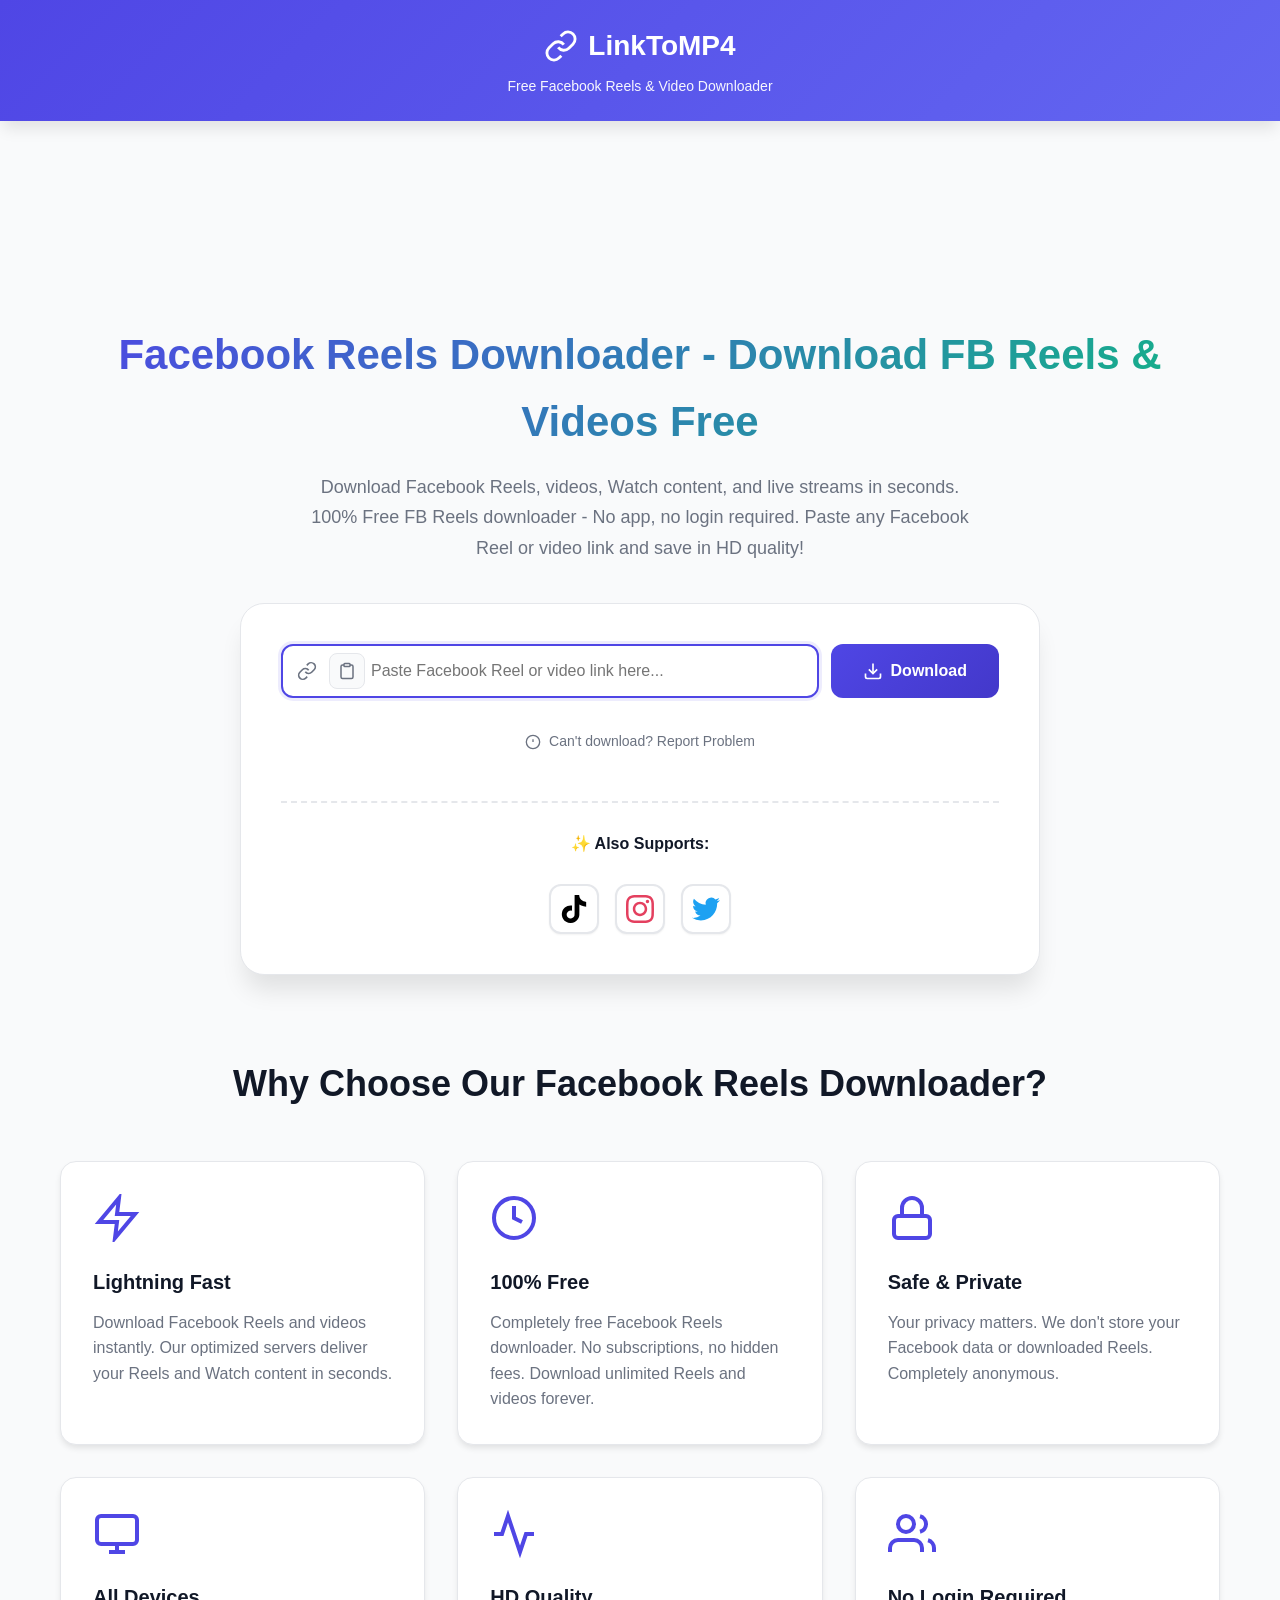
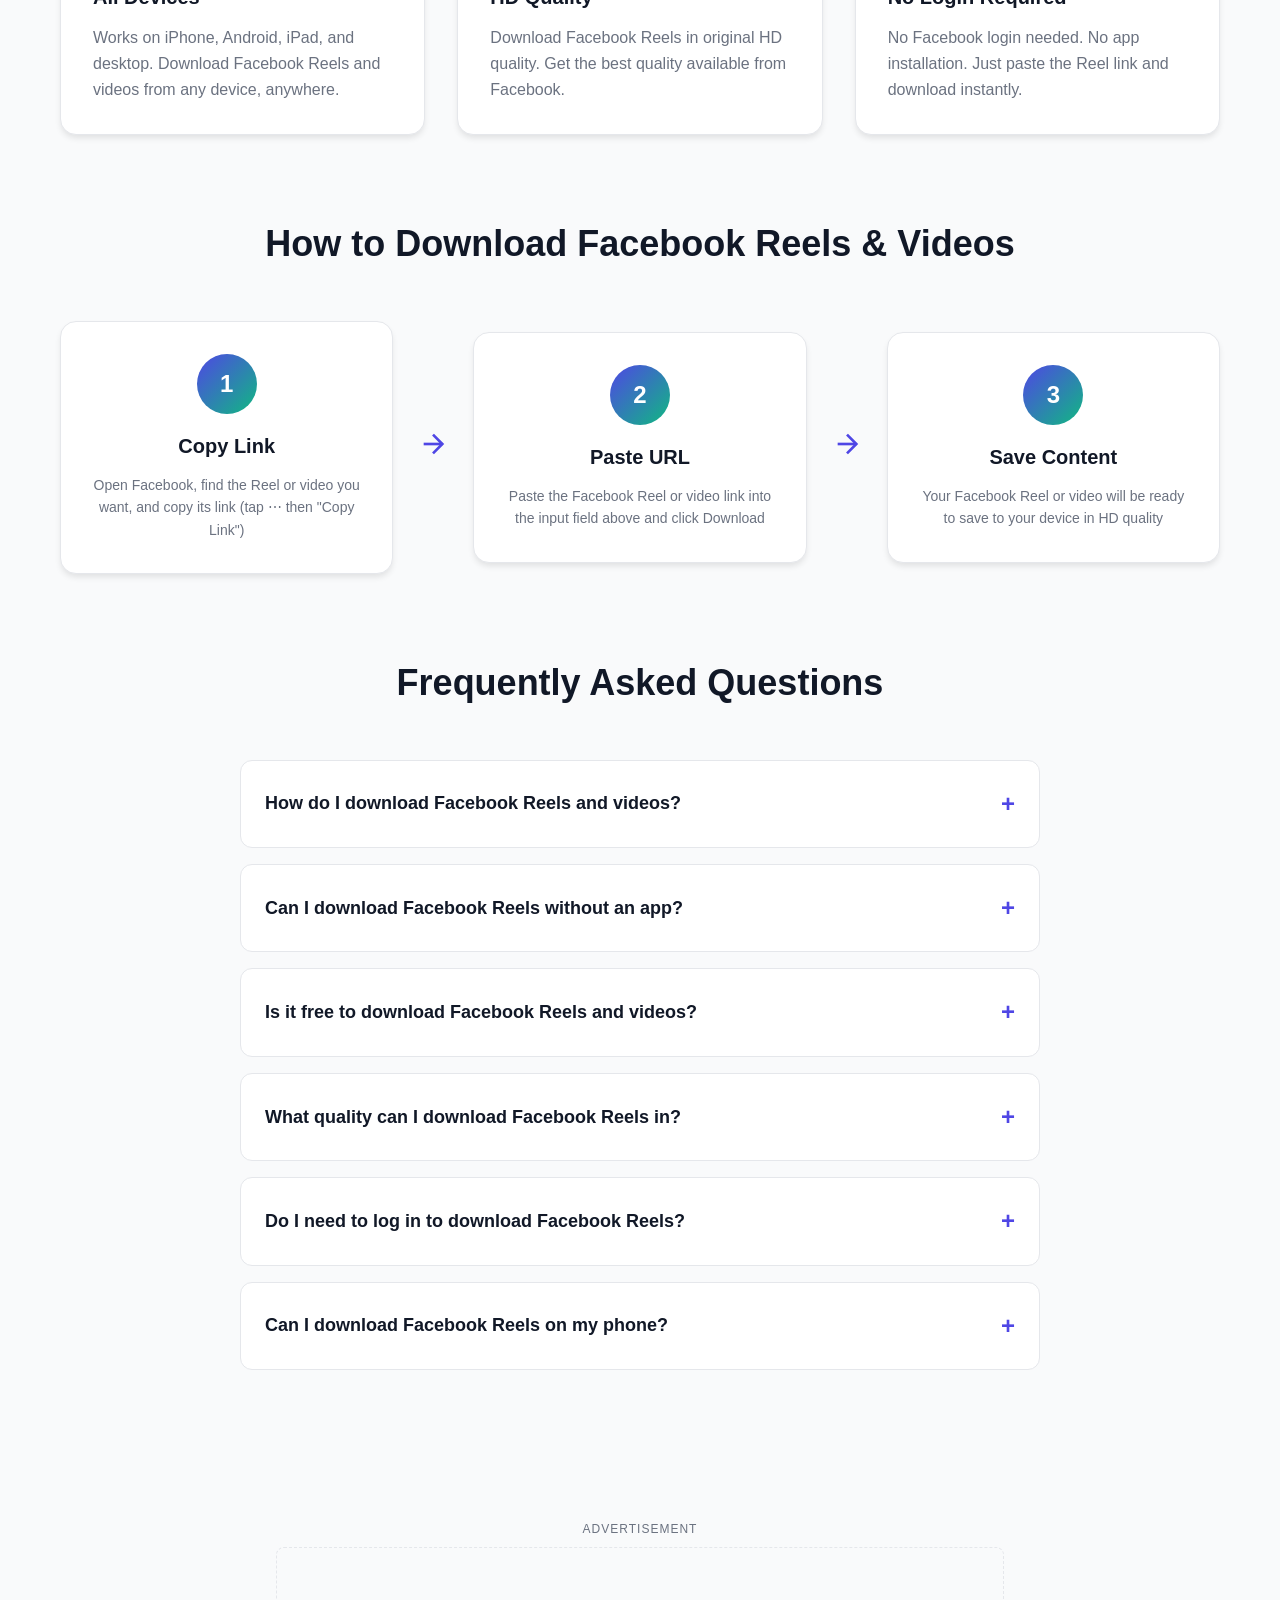
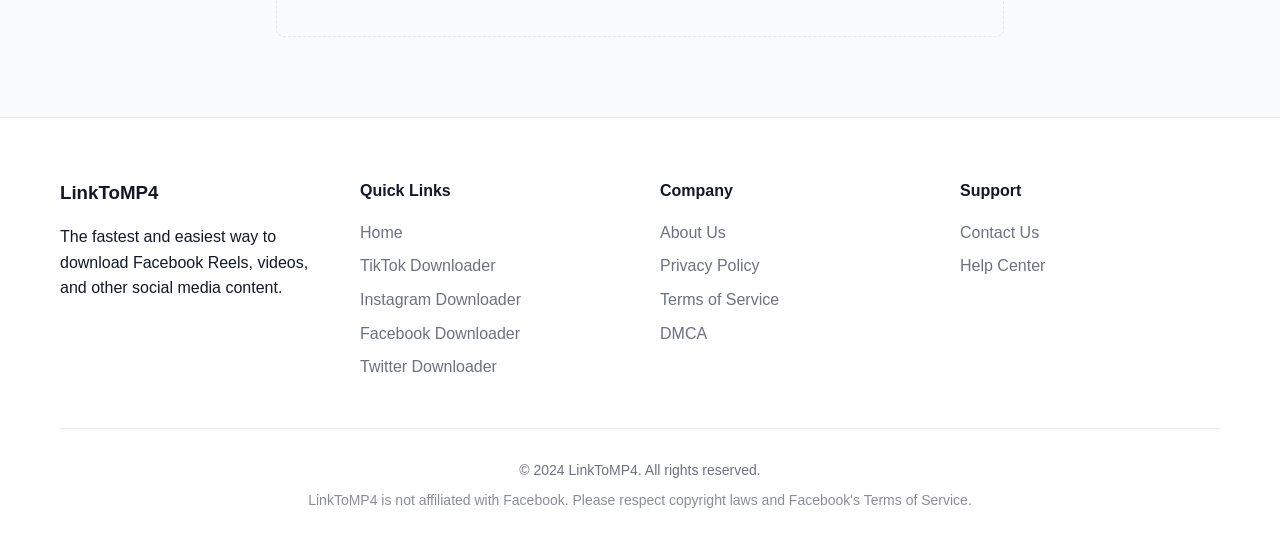
<file: facebook.html>
<!DOCTYPE html>
<html lang="en" dir="ltr">
<head>
    <meta charset="UTF-8">
    <meta name="viewport" content="width=device-width, initial-scale=1.0, maximum-scale=5.0">
    <meta http-equiv="X-UA-Compatible" content="IE=edge">
    <meta http-equiv="content-language" content="en">
    
    <!-- Security & Performance -->
    <meta name="referrer" content="no-referrer-when-downgrade">
    <meta name="format-detection" content="telephone=no">
    
    <!-- Primary Meta Tags -->
    <title>Facebook Reels Downloader - Download FB Reels & Videos Free | LinkToMP4</title>
    <meta name="title" content="Facebook Reels Downloader - Download FB Reels & Videos Free | LinkToMP4">
    <meta name="description" content="Download Facebook Reels and videos instantly. Free FB Reels downloader to save Facebook Reels, Watch videos, and live streams in HD quality. No app, no login required!">
    <meta name="keywords" content="facebook reels downloader, fb reels downloader, download facebook reels, facebook video downloader, fb video downloader, download facebook videos, save facebook reels, facebook downloader, save facebook videos, fb downloader, facebook reels saver, facebook video saver, download fb reels, download fb videos, facebook watch downloader, fb video saver, save fb videos, download videos from facebook, facebook reels download, facebook video download, free facebook downloader, fb reels download, download facebook, facebook media downloader, save facebook watch, facebook live downloader, fb watch downloader">
    <meta name="author" content="LinkToMP4">
    <meta name="publisher" content="LinkToMP4">
    <meta name="copyright" content="LinkToMP4">
    <meta name="robots" content="index, follow, max-image-preview:large, max-snippet:-1, max-video-preview:-1">
    <meta name="googlebot" content="index, follow">
    <meta name="bingbot" content="index, follow">
    <meta name="theme-color" content="#1877F2">
    <meta name="apple-mobile-web-app-capable" content="yes">
    <meta name="apple-mobile-web-app-status-bar-style" content="black-translucent">
    <meta name="apple-mobile-web-app-title" content="Facebook Downloader">
    <meta name="application-name" content="Facebook Downloader">
    <meta name="msapplication-TileColor" content="#1877F2">
    <meta name="msapplication-tap-highlight" content="no">
    
    <!-- Canonical & Alternate -->
    <link rel="canonical" href="https://linktomp4.com/facebook.html">
    <link rel="alternate" hreflang="en" href="https://linktomp4.com/facebook.html">
    <link rel="alternate" hreflang="x-default" href="https://linktomp4.com/facebook.html">
    
    <!-- Sitemap -->
    <link rel="sitemap" type="application/xml" title="Sitemap" href="/sitemap.xml">

    <!-- Open Graph / Facebook -->
    <meta property="og:type" content="website">
    <meta property="og:url" content="https://linktomp4.com/facebook.html">
    <meta property="og:title" content="Facebook Reels Downloader - Download FB Reels & Videos Free">
    <meta property="og:description" content="Download Facebook Reels and videos instantly. Free FB Reels downloader to save Facebook Reels, Watch videos, and live streams in HD quality. No app, no login required.">
    <meta property="og:image" content="https://linktomp4.com/images/thumbnail.jpg">
    <meta property="og:image:width" content="1200">
    <meta property="og:image:height" content="630">
    <meta property="og:image:type" content="image/jpeg">
    <meta property="og:image:alt" content="Facebook Reels Downloader - LinkToMP4">
    <meta property="og:site_name" content="LinkToMP4">
    <meta property="og:locale" content="en_US">

    <!-- Twitter -->
    <meta name="twitter:card" content="summary_large_image">
    <meta name="twitter:url" content="https://linktomp4.com/facebook.html">
    <meta name="twitter:title" content="Facebook Reels Downloader - Download FB Reels & Videos Free">
    <meta name="twitter:description" content="Download Facebook Reels and videos instantly. Free FB Reels downloader to save Facebook Reels, Watch videos, and live streams in HD quality. No app, no login required.">
    <meta name="twitter:image" content="https://linktomp4.com/images/thumbnail.jpg">
    <meta name="twitter:image:alt" content="Facebook Reels Downloader - LinkToMP4">
    
    <!-- WhatsApp & Telegram -->
    <meta property="og:image:secure_url" content="https://linktomp4.com/images/thumbnail.jpg">
    
    <!-- Language & Content -->
    <meta name="language" content="English">
    <meta name="revisit-after" content="7 days">
    <meta name="distribution" content="global">
    <meta name="rating" content="general">
    <meta name="target" content="all">
    <meta name="audience" content="all">
    <meta name="coverage" content="Worldwide">
    
    <!-- Mobile Web App -->
    <meta name="mobile-web-app-capable" content="yes">
    <meta name="apple-touch-fullscreen" content="yes">
    
    <!-- Favicon & App Icons -->
    <link rel="icon" type="image/png" href="/favicon-96x96.png" sizes="96x96" />
    <link rel="icon" type="image/svg+xml" href="/favicon.svg" />
    <link rel="shortcut icon" href="/favicon.ico" />
    <link rel="apple-touch-icon" sizes="180x180" href="/apple-touch-icon.png" />
    <link rel="manifest" href="/site.webmanifest" />

    <!-- Schema.org Structured Data - WebApplication -->
    <script type="application/ld+json">
    {
        "@context": "https://schema.org",
        "@type": "WebApplication",
        "name": "Facebook Reels Downloader",
        "alternateName": "FB Reels & Video Downloader",
        "description": "Free Facebook Reels and video downloader. Download Facebook Reels, Watch videos, and live streams instantly in HD quality without any app or login.",
        "url": "https://linktomp4.com/facebook.html",
        "applicationCategory": "MultimediaApplication",
        "operatingSystem": "Any",
        "browserRequirements": "Requires JavaScript. Requires HTML5.",
        "offers": {
            "@type": "Offer",
            "price": "0",
            "priceCurrency": "USD"
        },
        "author": {
            "@type": "Organization",
            "name": "LinkToMP4"
        },
        "publisher": {
            "@type": "Organization",
            "name": "LinkToMP4",
            "logo": {
                "@type": "ImageObject",
                "url": "https://linktomp4.com/images/thumbnail.jpg"
            }
        },
        "featureList": [
            "Download Facebook Reels in HD",
            "Save Facebook videos and Watch content",
            "Download Facebook live videos",
            "No app installation required",
            "No login or registration needed",
            "HD and Full HD quality downloads",
            "100% free Facebook Reels downloader"
        ]
    }
    </script>

    <!-- Schema.org Structured Data - Organization -->
    <script type="application/ld+json">
    {
        "@context": "https://schema.org",
        "@type": "Organization",
        "name": "LinkToMP4",
        "url": "https://linktomp4.com",
        "logo": "https://linktomp4.com/images/thumbnail.jpg",
        "description": "Free Facebook Reels and video downloader"
    }
    </script>

    <!-- Schema.org Structured Data - FAQPage -->
    <script type="application/ld+json">
    {
        "@context": "https://schema.org",
        "@type": "FAQPage",
        "mainEntity": [
            {
                "@type": "Question",
                "name": "How do I download Facebook Reels and videos?",
                "acceptedAnswer": {
                    "@type": "Answer",
                    "text": "Simply copy the Facebook Reel or video link, paste it into our downloader above, and click Download. Your Reel or video will be ready to save in seconds - no app or login required!"
                }
            },
            {
                "@type": "Question",
                "name": "Can I download Facebook Reels without an app?",
                "acceptedAnswer": {
                    "@type": "Answer",
                    "text": "Yes! Our Facebook Reels downloader works directly in your web browser. No app installation needed - just paste the Reel link and download instantly."
                }
            },
            {
                "@type": "Question",
                "name": "Is it free to download Facebook Reels and videos?",
                "acceptedAnswer": {
                    "@type": "Answer",
                    "text": "Absolutely! Our Facebook Reels downloader is 100% free with no hidden fees, subscriptions, or limits. Download unlimited Facebook Reels and videos anytime."
                }
            },
            {
                "@type": "Question",
                "name": "What quality can I download Facebook Reels in?",
                "acceptedAnswer": {
                    "@type": "Answer",
                    "text": "You can download Facebook Reels and videos in the highest quality available, including HD and Full HD. The quality depends on the original upload quality."
                }
            },
            {
                "@type": "Question",
                "name": "Do I need to log in to download Facebook Reels?",
                "acceptedAnswer": {
                    "@type": "Answer",
                    "text": "No login required! Just paste the Facebook Reel or video link and download instantly. We don't require any Facebook account or registration."
                }
            },
            {
                "@type": "Question",
                "name": "Can I download Facebook Reels on my phone?",
                "acceptedAnswer": {
                    "@type": "Answer",
                    "text": "Yes! Our Facebook Reels downloader works perfectly on all devices - iPhone, Android, tablets, and desktops. Just open the link in your mobile browser."
                }
            }
        ]
    }
    </script>

    <!-- Schema.org Structured Data - BreadcrumbList -->
    <script type="application/ld+json">
    {
        "@context": "https://schema.org",
        "@type": "BreadcrumbList",
        "itemListElement": [
            {
                "@type": "ListItem",
                "position": 1,
                "name": "Home",
                "item": "https://linktomp4.com/"
            },
            {
                "@type": "ListItem",
                "position": 2,
                "name": "Facebook Downloader",
                "item": "https://linktomp4.com/facebook.html"
            }
        ]
    }
    </script>

    <!-- Preload & DNS Prefetch -->
    <link rel="dns-prefetch" href="https://video-downloader.shiref-abouzaid.workers.dev">
    <link rel="preconnect" href="https://video-downloader.shiref-abouzaid.workers.dev" crossorigin>

    <link rel="preload" href="style.css" as="style">
    <link rel="stylesheet" href="style.css">
</head>
<body>

    <!-- Header -->
    <header class="header" role="banner">
        <div class="container">
            <div class="logo">
                <a href="/"  style="text-decoration: none;color:#fff;"  itemscope itemtype="https://schema.org/Organization" aria-label="LinkToMP4 - Return to Homepage">
                    <svg color="#FFF" class="logo-icon" viewBox="0 0 24 24" fill="none" stroke="currentColor" stroke-width="2" role="img" aria-label="LinkToMP4 Logo">
                        <title>LinkToMP4 Logo</title>
                        <path d="M10 13a5 5 0 0 0 7.54.54l3-3a5 5 0 0 0-7.07-7.07l-1.72 1.71"></path>
                        <path d="M14 11a5 5 0 0 0-7.54-.54l-3 3a5 5 0 0 0 7.07 7.07l1.71-1.71"></path>
                    </svg>
                    <span itemprop="name">LinkToMP4</span>
                </a>
            </div>
            <p class="tagline">Free Facebook Reels & Video Downloader</p>
        </div>
    </header>

    <!-- Top Ad Space -->
    <div class="ad-container ad-banner ad-top" role="complementary" aria-label="Advertisement">
        <!-- <div class="ad-label">Advertisement</div>
        <div class="ad-space ad-horizontal">
            728x90 Leaderboard Ad
        </div> -->
        <div id="adsterra-banner" style="text-align: center; margin: 20px 0;"></div>

        <script>
            document.addEventListener('DOMContentLoaded', function() {
                var banner = document.getElementById('adsterra-banner');

                // التحقق من نوع الجهاز
                var isMobile = window.innerWidth <= 768;

                // إنشاء السكريبت الأول (الإعدادات)
                var configScript = document.createElement('script');
                configScript.type = 'text/javascript';

                if (isMobile) {
                    // إعلان الموبايل
                    configScript.innerHTML = `
                        atOptions = {
                            'key' : '5cd9e7316203b2efabc2739a932c6b4c',
                            'format' : 'iframe',
                            'height' : 50,
                            'width' : 320,
                            'params' : {}
                        };
                    `;
                } else {
                    // إعلان الديسكتوب
                    configScript.innerHTML = `
                        atOptions = {
                            'key' : 'ed7094f61675be2ef3c3edbad1d8afe9',
                            'format' : 'iframe',
                            'height' : 90,
                            'width' : 728,
                            'params' : {}
                        };
                    `;
                }

                banner.appendChild(configScript);

                // إنشاء السكريبت التاني (الـ invoke)
                var invokeScript = document.createElement('script');
                invokeScript.type = 'text/javascript';

                if (isMobile) {
                    invokeScript.src = '//www.highperformanceformat.com/5cd9e7316203b2efabc2739a932c6b4c/invoke.js';
                } else {
                    invokeScript.src = '//www.highperformanceformat.com/ed7094f61675be2ef3c3edbad1d8afe9/invoke.js';
                }

                banner.appendChild(invokeScript);
            });
        </script>
    </div>


    <!-- Main Content -->
    <main class="main-content" role="main" itemscope itemtype="https://schema.org/WebPage">
        <div class="container">
            <!-- Hero Section -->
            <section class="hero" itemscope itemtype="https://schema.org/WebApplication">
                <h1 class="hero-title" itemprop="name">Facebook Reels Downloader - Download FB Reels & Videos Free</h1>
                <p class="hero-description" itemprop="description">Download Facebook Reels, videos, Watch content, and live streams in seconds. 100% Free FB Reels downloader - No app, no login required. Paste any Facebook Reel or video link and save in HD quality!</p>

                <!-- Download Form -->
                <div class="download-card" role="region" aria-label="Facebook Reels downloader tool">
                    <form class="download-form" id="downloadForm" name="videoDownloadForm" method="post" action="#" role="search">
                        <div class="input-wrapper">
                            <svg class="input-icon" viewBox="0 0 24 24" fill="none" stroke="currentColor" stroke-width="2" aria-hidden="true">
                                <path d="M10 13a5 5 0 0 0 7.54.54l3-3a5 5 0 0 0-7.07-7.07l-1.72 1.71"></path>
                                <path d="M14 11a5 5 0 0 0-7.54-.54l-3 3a5 5 0 0 0 7.07 7.07l1.71-1.71"></path>
                            </svg>
                            <button type="button" class="paste-btn" id="pasteBtn" title="Paste from clipboard" aria-label="Paste Facebook Reel or video URL from clipboard">
                                <svg viewBox="0 0 24 24" fill="none" stroke="currentColor" stroke-width="2" aria-hidden="true">
                                    <path d="M16 4h2a2 2 0 0 1 2 2v14a2 2 0 0 1-2 2H6a2 2 0 0 1-2-2V6a2 2 0 0 1 2-2h2"></path>
                                    <rect x="8" y="2" width="8" height="4" rx="1" ry="1"></rect>
                                </svg>
                            </button>
                            <input
                                type="url"
                                id="videoUrl"
                                name="videoUrl"
                                class="url-input"
                                placeholder="Paste Facebook Reel or video link here..."
                                required
                                aria-label="Enter Facebook Reel or video URL"
                                aria-required="true"
                                aria-describedby="urlInputHelp"
                                autocomplete="off"
                                inputmode="url"
                            >
                            <button type="button" class="clear-btn" id="clearBtn" title="Clear input" aria-label="Clear Facebook URL input" style="display: none;">
                                <svg viewBox="0 0 24 24" fill="none" stroke="currentColor" stroke-width="2" aria-hidden="true">
                                    <line x1="18" y1="6" x2="6" y2="18"></line>
                                    <line x1="6" y1="6" x2="18" y2="18"></line>
                                </svg>
                            </button>
                        </div>
                        <button type="submit" class="download-btn" id="downloadBtn" aria-label="Download Facebook Reel or video">
                            <svg class="btn-icon" viewBox="0 0 24 24" fill="none" stroke="currentColor" stroke-width="2" aria-hidden="true">
                                <path d="M21 15v4a2 2 0 0 1-2 2H5a2 2 0 0 1-2-2v-4"></path>
                                <polyline points="7 10 12 15 17 10"></polyline>
                                <line x1="12" y1="15" x2="12" y2="3"></line>
                            </svg>
                            <span id="btnText">Download</span>
                        </button>
                    </form>

                    <!-- Results Container -->
                    <div id="resultsContainer" style="display: none;"></div>

                    <!-- Report Problem -->
                    <div class="report-problem-container">
                        <a href="#" class="report-problem-btn">
                            <svg viewBox="0 0 24 24" fill="none" stroke="currentColor" stroke-width="2">
                                <circle cx="12" cy="12" r="10"></circle>
                                <line x1="12" y1="8" x2="12" y2="12"></line>
                                <line x1="12" y1="16" x2="12.01" y2="16"></line>
                            </svg>
                            Can't download? Report Problem
                        </a>
                    </div>


                <!-- Middle Ad Space -->
                <div class="ad-container ad-middle" role="complementary" aria-label="Advertisement">
                    <!-- <div class="ad-label">Advertisement</div>
                    <div class="ad-space ad-horizontal">
                        728x90 Leaderboard Ad
                    </div> -->
                    <div id="ad-placement"></div>

                    <!-- السكريبت -->
                    <script>
                        document.addEventListener('DOMContentLoaded', function() {
                            // إنشاء الـ div
                            var containerDiv = document.createElement('div');
                            containerDiv.id = 'container-f9ae061ae442ad60847ceea9b7570912';
                            document.getElementById('ad-placement').appendChild(containerDiv);

                            // إنشاء السكريبت
                            var adScript = document.createElement('script');
                            adScript.async = true;
                            adScript.setAttribute('data-cfasync', 'false');
                            adScript.src = '//pl28129437.effectivegatecpm.com/f9ae061ae442ad60847ceea9b7570912/invoke.js';
                            document.getElementById('ad-placement').appendChild(adScript);
                        });
                    </script>
                </div>


                    <!-- Supported Platforms -->
                    <div class="platforms">
                        <span class="platforms-label">✨ Also Supports:</span>
                        <div class="platform-icons">
                            <span class="platform-icon" title="TikTok">
                                <svg viewBox="0 0 24 24" fill="currentColor">
                                    <path d="M12.53.02C13.84 0 15.14.01 16.44 0c.08 1.53.63 3.09 1.75 4.17 1.12 1.11 2.7 1.62 4.24 1.79v4.03c-1.44-.05-2.89-.35-4.2-.97-.57-.26-1.1-.59-1.62-.93-.01 2.92.01 5.84-.02 8.75-.08 1.4-.54 2.79-1.35 3.94-1.31 1.92-3.58 3.17-5.91 3.21-1.43.08-2.86-.31-4.08-1.03-2.02-1.19-3.44-3.37-3.65-5.71-.02-.5-.03-1-.01-1.49.18-1.9 1.12-3.72 2.58-4.96 1.66-1.44 3.98-2.13 6.15-1.72.02 1.48-.04 2.96-.04 4.44-.99-.32-2.15-.23-3.02.37-.63.41-1.11 1.04-1.36 1.75-.21.51-.15 1.07-.14 1.61.24 1.64 1.82 3.02 3.5 2.87 1.12-.01 2.19-.66 2.77-1.61.19-.33.4-.67.41-1.06.1-1.79.06-3.57.07-5.36.01-4.03-.01-8.05.02-12.07z"/>
                                </svg>
                            </span>
                            <span class="platform-icon" title="Instagram">
                                <svg viewBox="0 0 24 24" fill="currentColor">
                                    <path d="M12 2.163c3.204 0 3.584.012 4.85.07 3.252.148 4.771 1.691 4.919 4.919.058 1.265.069 1.645.069 4.849 0 3.205-.012 3.584-.069 4.849-.149 3.225-1.664 4.771-4.919 4.919-1.266.058-1.644.07-4.85.07-3.204 0-3.584-.012-4.849-.07-3.26-.149-4.771-1.699-4.919-4.92-.058-1.265-.07-1.644-.07-4.849 0-3.204.013-3.583.07-4.849.149-3.227 1.664-4.771 4.919-4.919 1.266-.057 1.645-.069 4.849-.069zm0-2.163c-3.259 0-3.667.014-4.947.072-4.358.2-6.78 2.618-6.98 6.98-.059 1.281-.073 1.689-.073 4.948 0 3.259.014 3.668.072 4.948.2 4.358 2.618 6.78 6.98 6.98 1.281.058 1.689.072 4.948.072 3.259 0 3.668-.014 4.948-.072 4.354-.2 6.782-2.618 6.979-6.98.059-1.28.073-1.689.073-4.948 0-3.259-.014-3.667-.072-4.947-.196-4.354-2.617-6.78-6.979-6.98-1.281-.059-1.69-.073-4.949-.073zm0 5.838c-3.403 0-6.162 2.759-6.162 6.162s2.759 6.163 6.162 6.163 6.162-2.759 6.162-6.163c0-3.403-2.759-6.162-6.162-6.162zm0 10.162c-2.209 0-4-1.79-4-4 0-2.209 1.791-4 4-4s4 1.791 4 4c0 2.21-1.791 4-4 4zm6.406-11.845c-.796 0-1.441.645-1.441 1.44s.645 1.44 1.441 1.44c.795 0 1.439-.645 1.439-1.44s-.644-1.44-1.439-1.44z"/>
                                </svg>
                            </span>
                            <span class="platform-icon" title="Twitter">
                                <svg viewBox="0 0 24 24" fill="currentColor">
                                    <path d="M23.953 4.57a10 10 0 01-2.825.775 4.958 4.958 0 002.163-2.723c-.951.555-2.005.959-3.127 1.184a4.92 4.92 0 00-8.384 4.482C7.69 8.095 4.067 6.13 1.64 3.162a4.822 4.822 0 00-.666 2.475c0 1.71.87 3.213 2.188 4.096a4.904 4.904 0 01-2.228-.616v.06a4.923 4.923 0 003.946 4.827 4.996 4.996 0 01-2.212.085 4.936 4.936 0 004.604 3.417 9.867 9.867 0 01-6.102 2.105c-.39 0-.779-.023-1.17-.067a13.995 13.995 0 007.557 2.209c9.053 0 13.998-7.496 13.998-13.985 0-.21 0-.42-.015-.63A9.935 9.935 0 0024 4.59z"/>
                                </svg>
                            </span>
                        </div>
                    </div>
                </div>
            </section>

            <!-- Features Section -->
            <section class="features">
                <h2 class="section-title">Why Choose Our Facebook Reels Downloader?</h2>
                <div class="features-grid">
                    <div class="feature-card">
                        <svg class="feature-icon" viewBox="0 0 24 24" fill="none" stroke="currentColor" stroke-width="2">
                            <path d="M13 2L3 14h9l-1 8 10-12h-9l1-8z"></path>
                        </svg>
                        <h3>Lightning Fast</h3>
                        <p>Download Facebook Reels and videos instantly. Our optimized servers deliver your Reels and Watch content in seconds.</p>
                    </div>
                    <div class="feature-card">
                        <svg class="feature-icon" viewBox="0 0 24 24" fill="none" stroke="currentColor" stroke-width="2">
                            <circle cx="12" cy="12" r="10"></circle>
                            <path d="M12 6v6l4 2"></path>
                        </svg>
                        <h3>100% Free</h3>
                        <p>Completely free Facebook Reels downloader. No subscriptions, no hidden fees. Download unlimited Reels and videos forever.</p>
                    </div>
                    <div class="feature-card">
                        <svg class="feature-icon" viewBox="0 0 24 24" fill="none" stroke="currentColor" stroke-width="2">
                            <rect x="3" y="11" width="18" height="11" rx="2" ry="2"></rect>
                            <path d="M7 11V7a5 5 0 0 1 10 0v4"></path>
                        </svg>
                        <h3>Safe & Private</h3>
                        <p>Your privacy matters. We don't store your Facebook data or downloaded Reels. Completely anonymous.</p>
                    </div>
                    <div class="feature-card">
                        <svg class="feature-icon" viewBox="0 0 24 24" fill="none" stroke="currentColor" stroke-width="2">
                            <rect x="2" y="3" width="20" height="14" rx="2" ry="2"></rect>
                            <line x1="8" y1="21" x2="16" y2="21"></line>
                            <line x1="12" y1="17" x2="12" y2="21"></line>
                        </svg>
                        <h3>All Devices</h3>
                        <p>Works on iPhone, Android, iPad, and desktop. Download Facebook Reels and videos from any device, anywhere.</p>
                    </div>
                    <div class="feature-card">
                        <svg class="feature-icon" viewBox="0 0 24 24" fill="none" stroke="currentColor" stroke-width="2">
                            <polyline points="22 12 18 12 15 21 9 3 6 12 2 12"></polyline>
                        </svg>
                        <h3>HD Quality</h3>
                        <p>Download Facebook Reels in original HD quality. Get the best quality available from Facebook.</p>
                    </div>
                    <div class="feature-card">
                        <svg class="feature-icon" viewBox="0 0 24 24" fill="none" stroke="currentColor" stroke-width="2">
                            <path d="M17 21v-2a4 4 0 0 0-4-4H5a4 4 0 0 0-4 4v2"></path>
                            <circle cx="9" cy="7" r="4"></circle>
                            <path d="M23 21v-2a4 4 0 0 0-3-3.87"></path>
                            <path d="M16 3.13a4 4 0 0 1 0 7.75"></path>
                        </svg>
                        <h3>No Login Required</h3>
                        <p>No Facebook login needed. No app installation. Just paste the Reel link and download instantly.</p>
                    </div>
                </div>
            </section>

            <!-- How It Works Section -->
            <section class="how-it-works">
                <h2 class="section-title">How to Download Facebook Reels & Videos</h2>
                <div class="steps">
                    <div class="step">
                        <div class="step-number">1</div>
                        <h3>Copy Link</h3>
                        <p>Open Facebook, find the Reel or video you want, and copy its link (tap ⋯ then "Copy Link")</p>
                    </div>
                    <div class="step-arrow">
                        <svg viewBox="0 0 24 24" fill="none" stroke="currentColor" stroke-width="2">
                            <line x1="5" y1="12" x2="19" y2="12"></line>
                            <polyline points="12 5 19 12 12 19"></polyline>
                        </svg>
                    </div>
                    <div class="step">
                        <div class="step-number">2</div>
                        <h3>Paste URL</h3>
                        <p>Paste the Facebook Reel or video link into the input field above and click Download</p>
                    </div>
                    <div class="step-arrow">
                        <svg viewBox="0 0 24 24" fill="none" stroke="currentColor" stroke-width="2">
                            <line x1="5" y1="12" x2="19" y2="12"></line>
                            <polyline points="12 5 19 12 12 19"></polyline>
                        </svg>
                    </div>
                    <div class="step">
                        <div class="step-number">3</div>
                        <h3>Save Content</h3>
                        <p>Your Facebook Reel or video will be ready to save to your device in HD quality</p>
                    </div>
                </div>
            </section>

            <!-- FAQ Section -->
            <section class="faq">
                <h2 class="section-title">Frequently Asked Questions</h2>
                <div class="faq-grid">
                    <details class="faq-item">
                        <summary>How do I download Facebook Reels and videos?</summary>
                        <p>Simply copy the Facebook Reel or video link, paste it into our downloader above, and click Download. Your Reel or video will be ready to save in seconds - no app or login required!</p>
                    </details>

                    <details class="faq-item">
                        <summary>Can I download Facebook Reels without an app?</summary>
                        <p>Yes! Our Facebook Reels downloader works directly in your web browser. No app installation needed - just paste the Reel link and download instantly.</p>
                    </details>

                    <details class="faq-item">
                        <summary>Is it free to download Facebook Reels and videos?</summary>
                        <p>Absolutely! Our Facebook Reels downloader is 100% free with no hidden fees, subscriptions, or limits. Download unlimited Facebook Reels and videos anytime.</p>
                    </details>

                    <details class="faq-item">
                        <summary>What quality can I download Facebook Reels in?</summary>
                        <p>You can download Facebook Reels and videos in the highest quality available, including HD and Full HD. The quality depends on the original upload quality.</p>
                    </details>

                    <details class="faq-item">
                        <summary>Do I need to log in to download Facebook Reels?</summary>
                        <p>No login required! Just paste the Facebook Reel or video link and download instantly. We don't require any Facebook account or registration.</p>
                    </details>

                    <details class="faq-item">
                        <summary>Can I download Facebook Reels on my phone?</summary>
                        <p>Yes! Our Facebook Reels downloader works perfectly on all devices - iPhone, Android, tablets, and desktops. Just open the link in your mobile browser.</p>
                    </details>
                </div>
            </section>
        </div>
    </main>

    <!-- Bottom Ad Space -->
    <div class="ad-container ad-bottom" role="complementary" aria-label="Advertisement">
        <div class="ad-label">Advertisement</div>
        <div class="ad-space ad-horizontal">
            <!-- 728x90 Leaderboard Ad -->
        </div>
    </div>

    <!-- Footer -->
    <footer class="footer" role="contentinfo" itemscope itemtype="https://schema.org/WPFooter">
        <div class="container">
            <div class="footer-content">
                <div class="footer-section">
                    <h3>LinkToMP4</h3>
                    <p>The fastest and easiest way to download Facebook Reels, videos, and other social media content.</p>
                </div>
                <nav class="footer-section" aria-label="Quick links">
                    <h4>Quick Links</h4>
                    <ul>
                        <li><a href="/" rel="noopener">Home</a></li>
                        <li><a href="/tiktok.html" rel="noopener">TikTok Downloader</a></li>
                        <li><a href="/instagram.html" rel="noopener">Instagram Downloader</a></li>
                        <li><a href="/facebook.html" rel="noopener">Facebook Downloader</a></li>
                        <li><a href="#" rel="noopener">Twitter Downloader</a></li>
                    </ul>
                </nav>
                <nav class="footer-section" aria-label="Company information">
                    <h4>Company</h4>
                    <ul>
                        <li><a href="#" rel="noopener">About Us</a></li>
                        <li><a href="#" rel="noopener">Privacy Policy</a></li>
                        <li><a href="#" rel="noopener">Terms of Service</a></li>
                        <li><a href="#" rel="noopener">DMCA</a></li>
                    </ul>
                </nav>
                <nav class="footer-section" aria-label="Support">
                    <h4>Support</h4>
                    <ul>
                        <li><a href="#" rel="noopener">Contact Us</a></li>
                        <li><a href="#" rel="noopener">Help Center</a></li>
                    </ul>
                </nav>
            </div>
            <div class="footer-bottom">
                <p>&copy; <time datetime="2024">2024</time> LinkToMP4. All rights reserved.</p>
                <p class="disclaimer">LinkToMP4 is not affiliated with Facebook. Please respect copyright laws and Facebook's Terms of Service.</p>
            </div>
        </div>
<!-- Google tag (gtag.js) -->
<script async src="https://www.googletagmanager.com/gtag/js?id=G-5VJ3HGMD5Y"></script>
<script>
  window.dataLayer = window.dataLayer || [];
  function gtag(){dataLayer.push(arguments);}
  gtag('js', new Date());

  gtag('config', 'G-5VJ3HGMD5Y');
</script>

    </footer>

    <!-- JavaScript -->
    <script>
        const form = document.getElementById('downloadForm');
        const urlInput = document.getElementById('videoUrl');
        const downloadBtn = document.getElementById('downloadBtn');
        const btnText = document.getElementById('btnText');
        const resultsContainer = document.getElementById('resultsContainer');
        const pasteBtn = document.getElementById('pasteBtn');
        const clearBtn = document.getElementById('clearBtn');

        // Paste button functionality
        pasteBtn.addEventListener('click', async function() {
            try {
                const text = await navigator.clipboard.readText();
                urlInput.value = text;
                urlInput.focus();
                toggleClearButton();
            } catch (error) {
                console.error('Failed to read clipboard:', error);
                // Fallback: focus input for manual paste
                urlInput.focus();
            }
        });

        // Clear button functionality
        clearBtn.addEventListener('click', function() {
            urlInput.value = '';
            urlInput.focus();
            toggleClearButton();
            resultsContainer.style.display = 'none';
        });

        // Show/hide clear button based on input value
        urlInput.addEventListener('input', toggleClearButton);

        function toggleClearButton() {
            if (urlInput.value.trim().length > 0) {
                clearBtn.style.display = 'flex';
            } else {
                clearBtn.style.display = 'none';
            }
        }

        form.addEventListener('submit', async function(e) {
            e.preventDefault();
            
            const url = urlInput.value.trim();
            
            if (!url) {
                showError('Please enter a valid URL');
                return;
            }

            // عرض حالة التحميل
            setLoading(true);
            resultsContainer.style.display = 'none';
            
            try {
                // إرسال الطلب للسيرفر
                const response = await fetch('https://video-downloader.shiref-abouzaid.workers.dev/', {
                    method: 'POST',
                    headers: {
                        'Content-Type': 'application/json',
                    },
                    body: JSON.stringify({ url: url })
                });

                const data = await response.json();

                if (data.success) {
                    displayResults(data);
                } else {
                    showError(data.error || 'Failed to download video');
                }
            } catch (error) {
                showError('Network error. Please try again.');
                console.error('Error:', error);
            } finally {
                setLoading(false);
            }
        });

        function setLoading(isLoading) {
            if (isLoading) {
                downloadBtn.disabled = true;
                downloadBtn.classList.add('loading');
                btnText.textContent = 'Processing...';
            } else {
                downloadBtn.disabled = false;
                downloadBtn.classList.remove('loading');
                btnText.textContent = 'Download';
            }
        }

        function displayResults(data) {
            let html = '<div class="results-container">';
            
            if (data.thumbnail) {
                html += `
                    <div class="video-info">
                        <img src="${data.thumbnail}" alt="Video thumbnail" class="video-thumbnail">
                        <div class="video-details">
                            <h3>${data.title || 'Video'}</h3>
                            <p>Platform: ${data.platform.toUpperCase()}</p>
                            ${data.author ? `<p>By: ${data.author}</p>` : ''}
                        </div>
                    </div>
                `;
            } else {
                html += `
                    <div class="video-details">
                        <h3>${data.title || 'Video'}</h3>
                        <p>Platform: ${data.platform.toUpperCase()}</p>
                        ${data.author ? `<p>By: ${data.author}</p>` : ''}
                    </div>
                `;
            }
            
            html += '<div class="download-options">';
            
            data.downloads.forEach((download, index) => {
                const fileName = `${data.platform}_video_${Date.now()}.mp4`;
                
                html += `
                    <div class="download-option">
                        <div class="quality-info">
                            <span class="quality-badge">${download.quality}</span>
                            <span class="quality-size">${download.size}</span>
                        </div>
                        <div class="download-buttons">
                            <button onclick="directDownload('${download.url}', '${fileName}', event)" class="download-quality-btn primary">
                                <svg width="16" height="16" viewBox="0 0 24 24" fill="none" stroke="currentColor" stroke-width="2">
                                    <path d="M21 15v4a2 2 0 0 1-2 2H5a2 2 0 0 1-2-2v-4"></path>
                                    <polyline points="7 10 12 15 17 10"></polyline>
                                    <line x1="12" y1="15" x2="12" y2="3"></line>
                                </svg>
                                Direct Download
                            </button>
                            <a href="${download.url}" class="download-quality-btn secondary" target="_blank" download>
                                <svg width="16" height="16" viewBox="0 0 24 24" fill="none" stroke="currentColor" stroke-width="2">
                                    <path d="M18 13v6a2 2 0 0 1-2 2H5a2 2 0 0 1-2-2V8a2 2 0 0 1 2-2h6"></path>
                                    <polyline points="15 3 21 3 21 9"></polyline>
                                    <line x1="10" y1="14" x2="21" y2="3"></line>
                                </svg>
                                Download
                            </a>
                        </div>
                    </div>
                `;
            });
            
            html += '</div>';
            html += `<p class="download-hint">💡 Tip: Try "Direct Download" first. If it doesn't work, use "Download" button.</p>`;
            html += '</div>';
            
            resultsContainer.innerHTML = html;
            resultsContainer.style.display = 'block';
        }

        // Direct Download Function
        async function directDownload(url, fileName, event) {
            const button = event.target.closest('button');
            const originalContent = button.innerHTML;

            try {
                // Show loading state
                button.disabled = true;
                button.innerHTML = `
                    <svg class="spinner" width="16" height="16" viewBox="0 0 24 24" fill="none" stroke="currentColor" stroke-width="2">
                        <circle cx="12" cy="12" r="10" stroke-opacity="0.25"></circle>
                        <path d="M12 2a10 10 0 0 1 10 10" stroke-linecap="round"></path>
                    </svg>
                    Downloading...
                `;

                const response = await fetch(url);
                const blob = await response.blob();
                const blobUrl = window.URL.createObjectURL(blob);

                const a = document.createElement('a');
                a.href = blobUrl;
                a.download = fileName;
                document.body.appendChild(a);
                a.click();
                document.body.removeChild(a);

                window.URL.revokeObjectURL(blobUrl);

                // Show success state briefly
                button.innerHTML = `
                    <svg width="16" height="16" viewBox="0 0 24 24" fill="none" stroke="currentColor" stroke-width="2">
                        <polyline points="20 6 9 17 4 12"></polyline>
                    </svg>
                    Downloaded!
                `;

                // Restore button after 2 seconds
                setTimeout(() => {
                    button.innerHTML = originalContent;
                    button.disabled = false;
                }, 2000);

            } catch (error) {
                console.error('Download error:', error);
                // Restore button and fallback to regular download
                button.innerHTML = originalContent;
                button.disabled = false;
                window.open(url, '_blank');
            }
        }

        function showError(message) {
            resultsContainer.innerHTML = `
                <div class="error-message">
                    <strong>Error:</strong> ${message}
                </div>
            `;
            resultsContainer.style.display = 'block';
        }

        // Auto-focus على input
        window.addEventListener('load', function() {
            urlInput.focus();
        });
    </script>
</body>
</html>
</file>
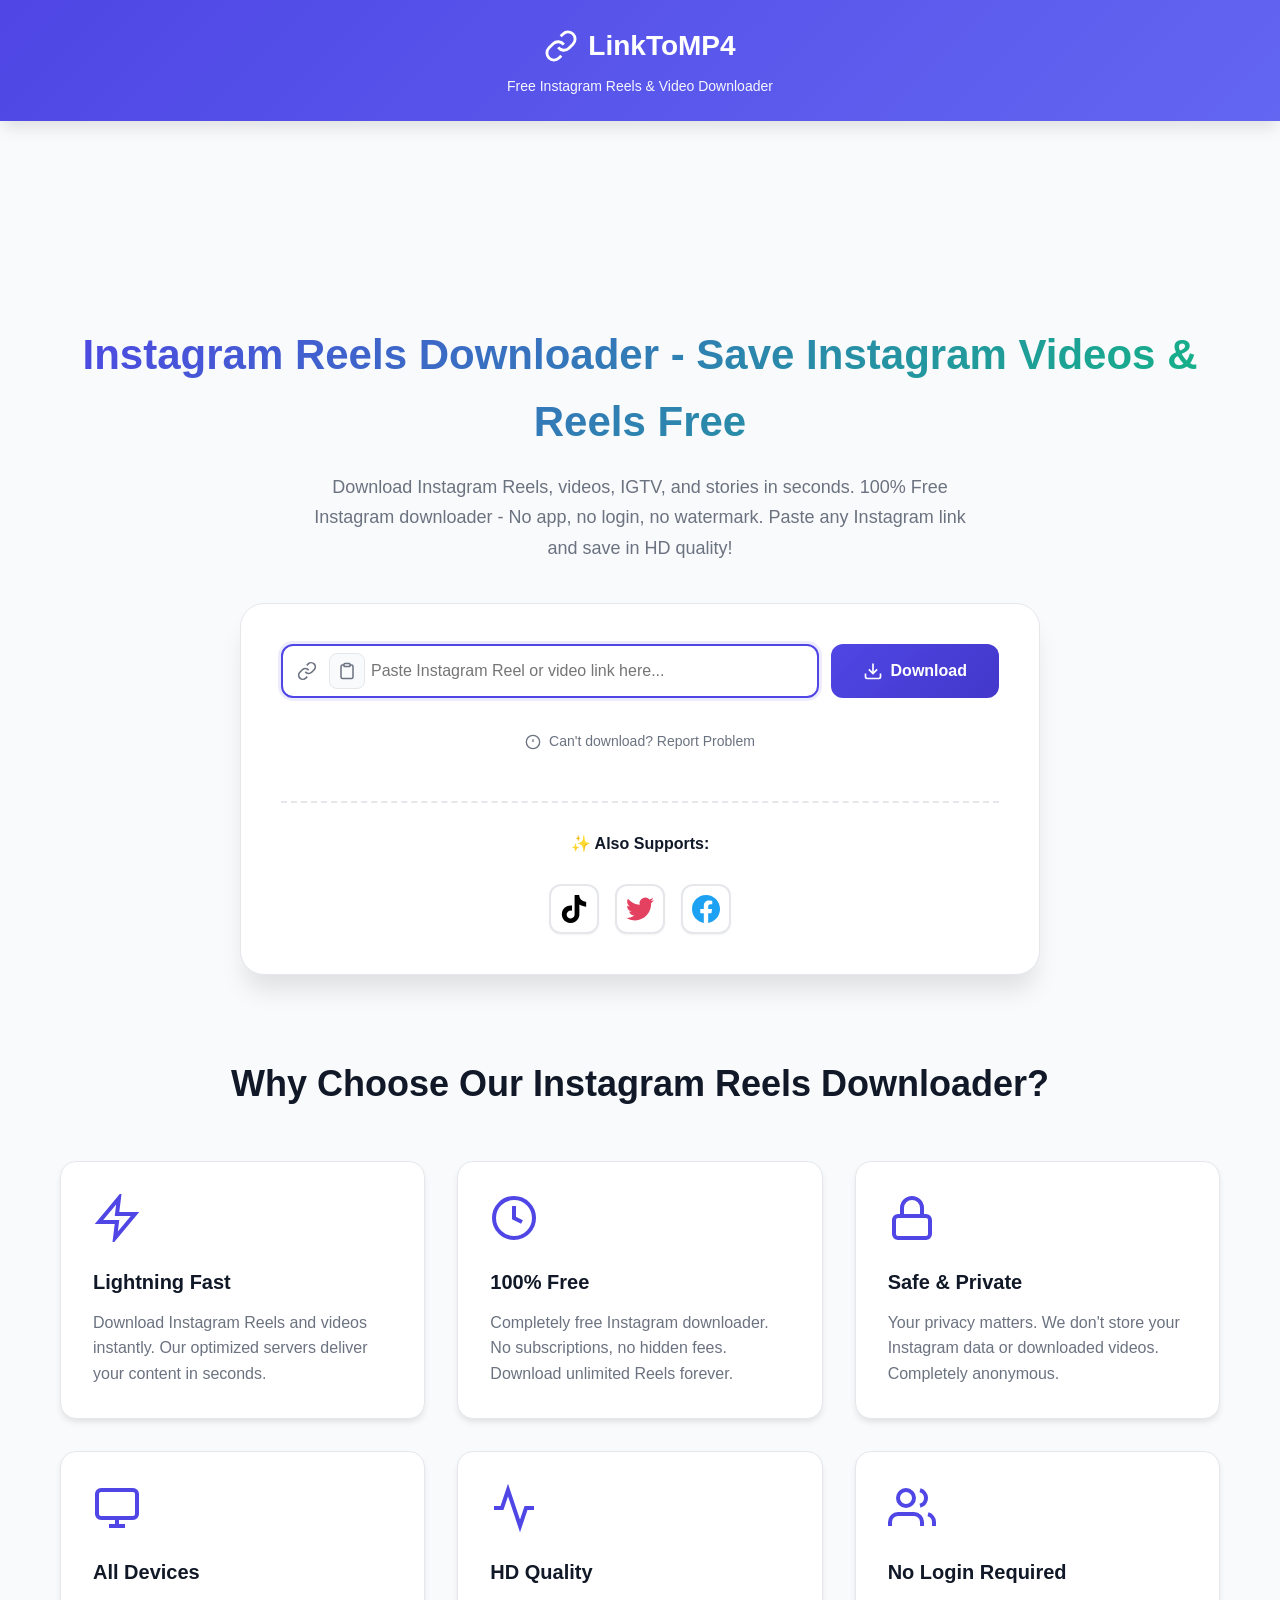
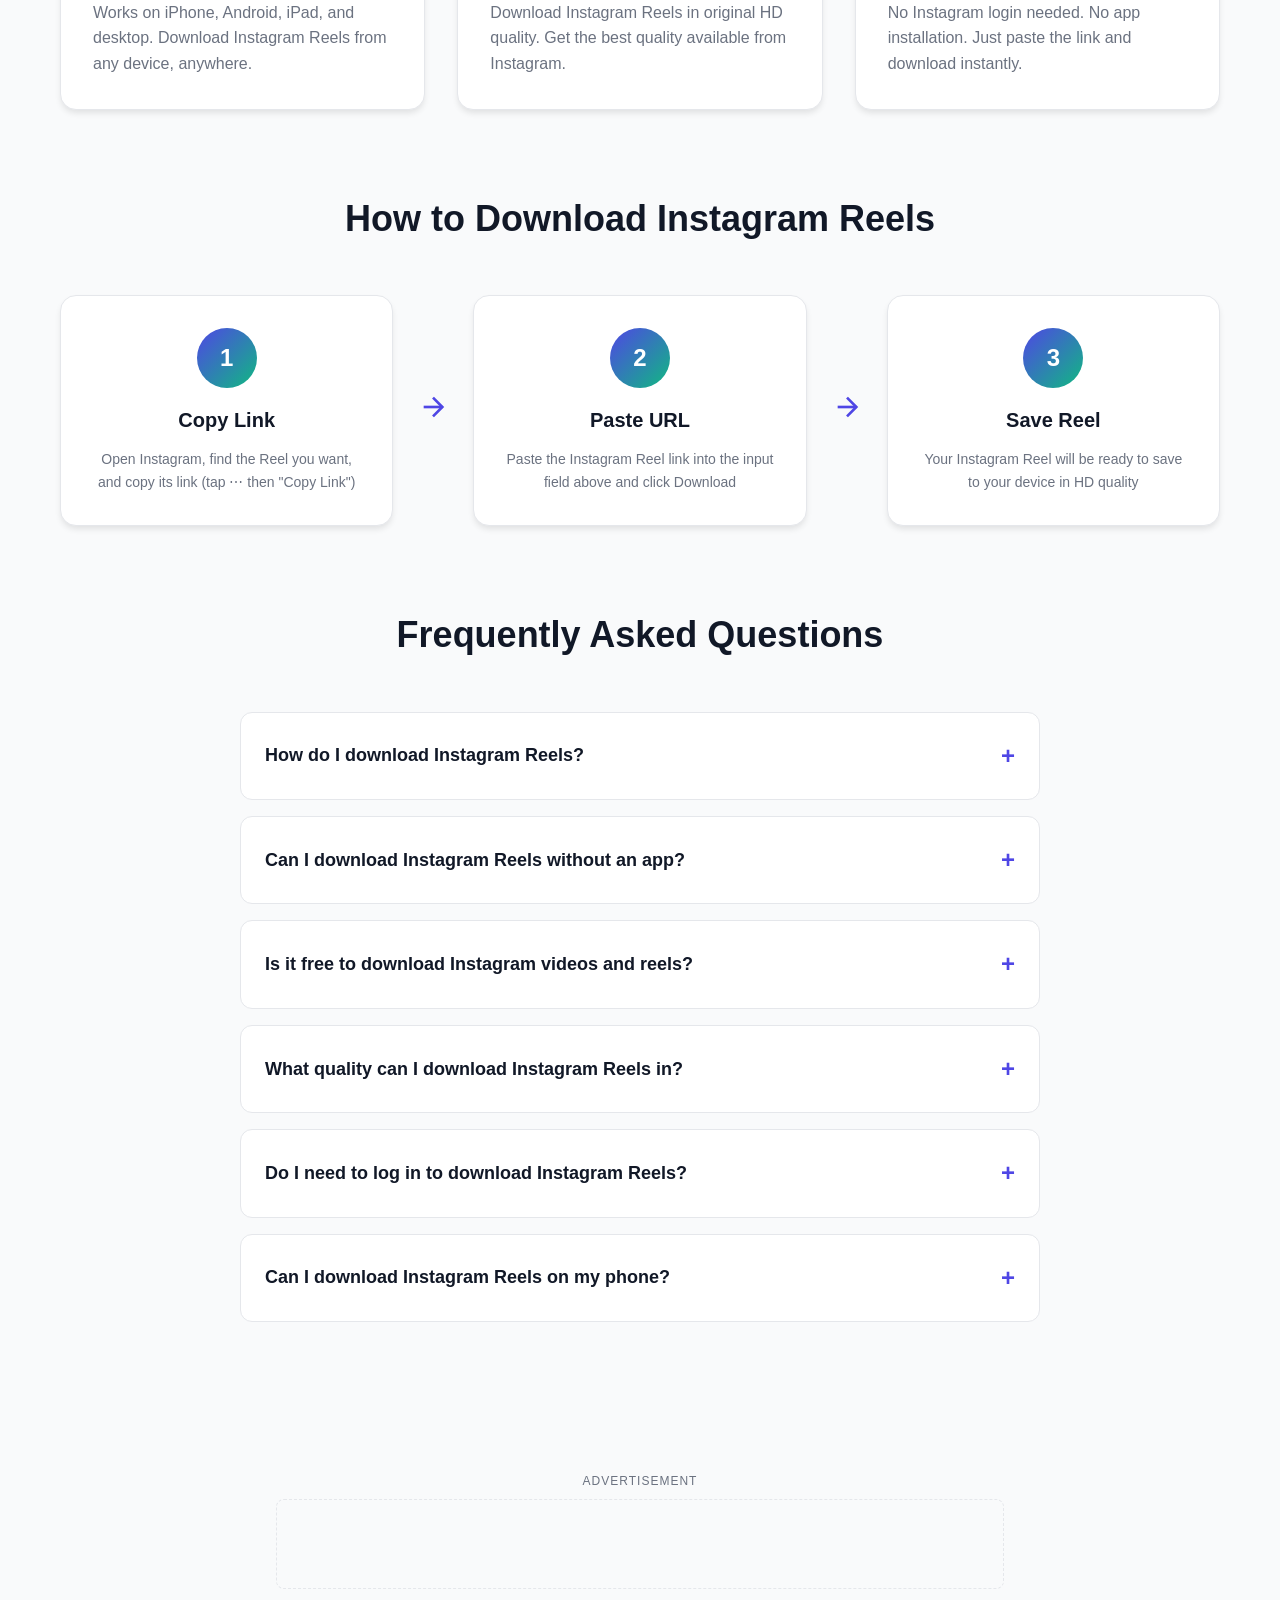
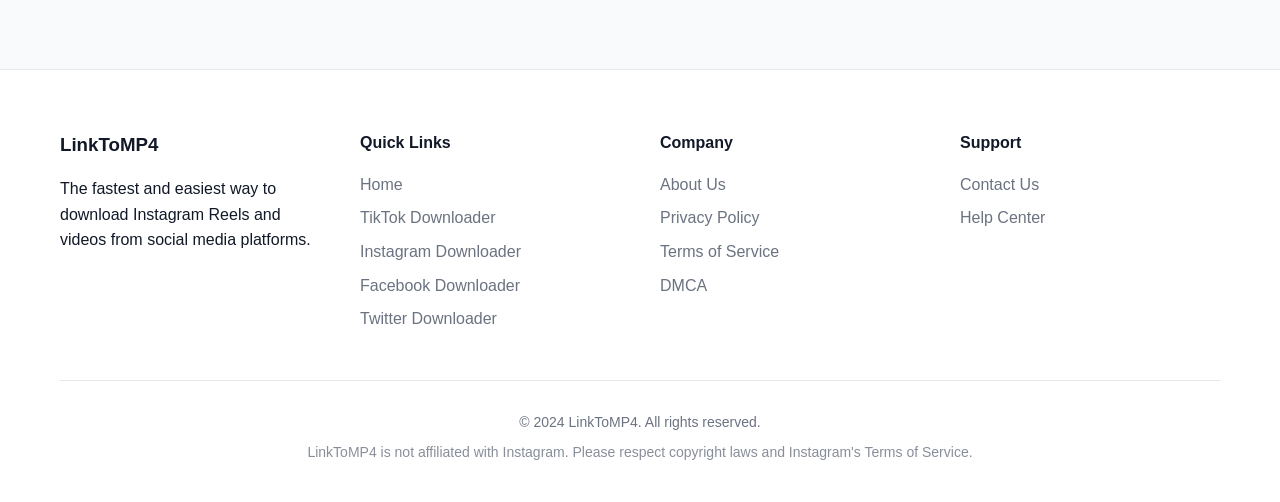
<file: instagram.html>
<!DOCTYPE html>
<html lang="en" dir="ltr">
<head>
    <meta charset="UTF-8">
    <meta name="viewport" content="width=device-width, initial-scale=1.0, maximum-scale=5.0">
    <meta http-equiv="X-UA-Compatible" content="IE=edge">
    <meta http-equiv="content-language" content="en">
    
    <!-- Security & Performance -->
    <meta name="referrer" content="no-referrer-when-downgrade">
    <meta name="format-detection" content="telephone=no">
    
    <!-- Primary Meta Tags -->
    <title>Instagram Reels Downloader - Save Instagram Videos & Reels Free | LinkToMP4</title>
    <meta name="title" content="Instagram Reels Downloader - Save Instagram Videos & Reels Free | LinkToMP4">
    <meta name="description" content="Download Instagram Reels and videos instantly. Free Instagram downloader to save reels, IGTV, and stories in HD quality. No app, no login required. Fast and easy!">
    <meta name="keywords" content="instagram reels downloader, instagram video downloader, download instagram reels, save instagram reels, instagram downloader, instagram reels saver, download instagram videos, insta reels download, ig reels downloader, instagram video saver, save instagram videos, instagram story downloader, download reels from instagram, free instagram downloader, instagram reel download, ig downloader, insta video downloader, instagram media downloader, download instagram, save ig reels">
    <meta name="author" content="LinkToMP4">
    <meta name="publisher" content="LinkToMP4">
    <meta name="copyright" content="LinkToMP4">
    <meta name="robots" content="index, follow, max-image-preview:large, max-snippet:-1, max-video-preview:-1">
    <meta name="googlebot" content="index, follow">
    <meta name="bingbot" content="index, follow">
    <meta name="theme-color" content="#E4405F">
    <meta name="apple-mobile-web-app-capable" content="yes">
    <meta name="apple-mobile-web-app-status-bar-style" content="black-translucent">
    <meta name="apple-mobile-web-app-title" content="Instagram Downloader">
    <meta name="application-name" content="Instagram Downloader">
    <meta name="msapplication-TileColor" content="#E4405F">
    <meta name="msapplication-tap-highlight" content="no">
    
    <!-- Canonical & Alternate -->
    <link rel="canonical" href="https://linktomp4.com/instagram.html">
    <link rel="alternate" hreflang="en" href="https://linktomp4.com/instagram.html">
    <link rel="alternate" hreflang="x-default" href="https://linktomp4.com/instagram.html">
    
    <!-- Sitemap -->
    <link rel="sitemap" type="application/xml" title="Sitemap" href="/sitemap.xml">

    <!-- Open Graph / Facebook -->
    <meta property="og:type" content="website">
    <meta property="og:url" content="https://linktomp4.com/instagram.html">
    <meta property="og:title" content="Instagram Reels Downloader - Save Instagram Videos & Reels Free">
    <meta property="og:description" content="Download Instagram Reels and videos instantly. Free Instagram downloader to save reels, IGTV, and stories in HD quality. No app, no login required.">
    <meta property="og:image" content="https://linktomp4.com/images/thumbnail.jpg">
    <meta property="og:image:width" content="1200">
    <meta property="og:image:height" content="630">
    <meta property="og:image:type" content="image/jpeg">
    <meta property="og:image:alt" content="Instagram Reels Downloader - LinkToMP4">
    <meta property="og:site_name" content="LinkToMP4">
    <meta property="og:locale" content="en_US">

    <!-- Twitter -->
    <meta name="twitter:card" content="summary_large_image">
    <meta name="twitter:url" content="https://linktomp4.com/instagram.html">
    <meta name="twitter:title" content="Instagram Reels Downloader - Save Instagram Videos & Reels Free">
    <meta name="twitter:description" content="Download Instagram Reels and videos instantly. Free Instagram downloader to save reels, IGTV, and stories in HD quality. No app, no login required.">
    <meta name="twitter:image" content="https://linktomp4.com/images/thumbnail.jpg">
    <meta name="twitter:image:alt" content="Instagram Reels Downloader - LinkToMP4">
    
    <!-- WhatsApp & Telegram -->
    <meta property="og:image:secure_url" content="https://linktomp4.com/images/thumbnail.jpg">
    
    <!-- Language & Content -->
    <meta name="language" content="English">
    <meta name="revisit-after" content="7 days">
    <meta name="distribution" content="global">
    <meta name="rating" content="general">
    <meta name="target" content="all">
    <meta name="audience" content="all">
    <meta name="coverage" content="Worldwide">
    
    <!-- Mobile Web App -->
    <meta name="mobile-web-app-capable" content="yes">
    <meta name="apple-touch-fullscreen" content="yes">
    
    <!-- Favicon & App Icons -->
    <link rel="icon" type="image/png" href="/favicon-96x96.png" sizes="96x96" />
    <link rel="icon" type="image/svg+xml" href="/favicon.svg" />
    <link rel="shortcut icon" href="/favicon.ico" />
    <link rel="apple-touch-icon" sizes="180x180" href="/apple-touch-icon.png" />
    <link rel="manifest" href="/site.webmanifest" />

    <!-- Schema.org Structured Data - WebApplication -->
    <script type="application/ld+json">
    {
        "@context": "https://schema.org",
        "@type": "WebApplication",
        "name": "Instagram Reels Downloader",
        "alternateName": "Instagram Video Downloader",
        "description": "Free Instagram Reels and video downloader. Download Instagram reels, IGTV, and stories instantly in HD quality without any app or login.",
        "url": "https://linktomp4.com/instagram.html",
        "applicationCategory": "MultimediaApplication",
        "operatingSystem": "Any",
        "browserRequirements": "Requires JavaScript. Requires HTML5.",
        "offers": {
            "@type": "Offer",
            "price": "0",
            "priceCurrency": "USD"
        },
        "author": {
            "@type": "Organization",
            "name": "LinkToMP4"
        },
        "publisher": {
            "@type": "Organization",
            "name": "LinkToMP4",
            "logo": {
                "@type": "ImageObject",
                "url": "https://linktomp4.com/images/thumbnail.jpg"
            }
        },
        "featureList": [
            "Download Instagram Reels in HD",
            "Save Instagram videos and IGTV",
            "Download Instagram stories",
            "No app installation required",
            "No login or registration needed",
            "HD and Full HD quality downloads",
            "100% free Instagram downloader"
        ]
    }
    </script>

    <!-- Schema.org Structured Data - Organization -->
    <script type="application/ld+json">
    {
        "@context": "https://schema.org",
        "@type": "Organization",
        "name": "LinkToMP4",
        "url": "https://linktomp4.com",
        "logo": "https://linktomp4.com/images/thumbnail.jpg",
        "description": "Free Instagram Reels and video downloader"
    }
    </script>

    <!-- Schema.org Structured Data - FAQPage -->
    <script type="application/ld+json">
    {
        "@context": "https://schema.org",
        "@type": "FAQPage",
        "mainEntity": [
            {
                "@type": "Question",
                "name": "How do I download Instagram Reels?",
                "acceptedAnswer": {
                    "@type": "Answer",
                    "text": "Simply copy the Instagram Reel link, paste it into our downloader above, and click Download. Your reel will be ready to save in seconds - no app or login required!"
                }
            },
            {
                "@type": "Question",
                "name": "Can I download Instagram Reels without an app?",
                "acceptedAnswer": {
                    "@type": "Answer",
                    "text": "Yes! Our Instagram Reels downloader works directly in your web browser. No app installation needed - just paste the link and download instantly."
                }
            },
            {
                "@type": "Question",
                "name": "Is it free to download Instagram videos and reels?",
                "acceptedAnswer": {
                    "@type": "Answer",
                    "text": "Absolutely! Our Instagram downloader is 100% free with no hidden fees, subscriptions, or limits. Download unlimited Instagram Reels and videos anytime."
                }
            },
            {
                "@type": "Question",
                "name": "What quality can I download Instagram Reels in?",
                "acceptedAnswer": {
                    "@type": "Answer",
                    "text": "You can download Instagram Reels in the highest quality available, including HD and Full HD. The quality depends on the original upload quality."
                }
            },
            {
                "@type": "Question",
                "name": "Do I need to log in to download Instagram Reels?",
                "acceptedAnswer": {
                    "@type": "Answer",
                    "text": "No login required! Just paste the Instagram Reel or video link and download instantly. We don't require any Instagram account or registration."
                }
            },
            {
                "@type": "Question",
                "name": "Can I download Instagram Reels on my phone?",
                "acceptedAnswer": {
                    "@type": "Answer",
                    "text": "Yes! Our Instagram Reels downloader works perfectly on all devices - iPhone, Android, tablets, and desktops. Just open the link in your mobile browser."
                }
            }
        ]
    }
    </script>

    <!-- Schema.org Structured Data - BreadcrumbList -->
    <script type="application/ld+json">
    {
        "@context": "https://schema.org",
        "@type": "BreadcrumbList",
        "itemListElement": [
            {
                "@type": "ListItem",
                "position": 1,
                "name": "Home",
                "item": "https://linktomp4.com/"
            },
            {
                "@type": "ListItem",
                "position": 2,
                "name": "Instagram Downloader",
                "item": "https://linktomp4.com/instagram.html"
            }
        ]
    }
    </script>

    <!-- Preload & DNS Prefetch -->
    <link rel="dns-prefetch" href="https://video-downloader.shiref-abouzaid.workers.dev">
    <link rel="preconnect" href="https://video-downloader.shiref-abouzaid.workers.dev" crossorigin>

    <link rel="preload" href="style.css" as="style">
    <link rel="stylesheet" href="style.css">
</head>
<body>

    <!-- Header -->
    <header class="header" role="banner">
        <div class="container">
            <div class="logo">
                <a href="/"  style="text-decoration: none;color:#fff;"  itemscope itemtype="https://schema.org/Organization" aria-label="LinkToMP4 - Return to Homepage">
                    <svg class="logo-icon" color="#FFF" viewBox="0 0 24 24" fill="none" stroke="currentColor" stroke-width="2" role="img" aria-label="LinkToMP4 Logo">
                        <title>LinkToMP4 Logo</title>
                        <path d="M10 13a5 5 0 0 0 7.54.54l3-3a5 5 0 0 0-7.07-7.07l-1.72 1.71"></path>
                        <path d="M14 11a5 5 0 0 0-7.54-.54l-3 3a5 5 0 0 0 7.07 7.07l1.71-1.71"></path>
                    </svg>
                    <span itemprop="name">LinkToMP4</span>
                </a>
            </div>
            <p class="tagline">Free Instagram Reels & Video Downloader</p>
        </div>
    </header>

    <!-- Top Ad Space -->
    <div class="ad-container ad-banner ad-top" role="complementary" aria-label="Advertisement">
        <!-- <div class="ad-label">Advertisement</div>
        <div class="ad-space ad-horizontal">
            728x90 Leaderboard Ad
        </div> -->
        <div id="adsterra-banner" style="text-align: center; margin: 20px 0;"></div>

        <script>
            document.addEventListener('DOMContentLoaded', function() {
                var banner = document.getElementById('adsterra-banner');

                // التحقق من نوع الجهاز
                var isMobile = window.innerWidth <= 768;

                // إنشاء السكريبت الأول (الإعدادات)
                var configScript = document.createElement('script');
                configScript.type = 'text/javascript';

                if (isMobile) {
                    // إعلان الموبايل
                    configScript.innerHTML = `
                        atOptions = {
                            'key' : '5cd9e7316203b2efabc2739a932c6b4c',
                            'format' : 'iframe',
                            'height' : 50,
                            'width' : 320,
                            'params' : {}
                        };
                    `;
                } else {
                    // إعلان الديسكتوب
                    configScript.innerHTML = `
                        atOptions = {
                            'key' : 'ed7094f61675be2ef3c3edbad1d8afe9',
                            'format' : 'iframe',
                            'height' : 90,
                            'width' : 728,
                            'params' : {}
                        };
                    `;
                }

                banner.appendChild(configScript);

                // إنشاء السكريبت التاني (الـ invoke)
                var invokeScript = document.createElement('script');
                invokeScript.type = 'text/javascript';

                if (isMobile) {
                    invokeScript.src = '//www.highperformanceformat.com/5cd9e7316203b2efabc2739a932c6b4c/invoke.js';
                } else {
                    invokeScript.src = '//www.highperformanceformat.com/ed7094f61675be2ef3c3edbad1d8afe9/invoke.js';
                }

                banner.appendChild(invokeScript);
            });
        </script>
    </div>


    <!-- Main Content -->
    <main class="main-content" role="main" itemscope itemtype="https://schema.org/WebPage">
        <div class="container">
            <!-- Hero Section -->
            <section class="hero" itemscope itemtype="https://schema.org/WebApplication">
                <h1 class="hero-title" itemprop="name">Instagram Reels Downloader - Save Instagram Videos & Reels Free</h1>
                <p class="hero-description" itemprop="description">Download Instagram Reels, videos, IGTV, and stories in seconds. 100% Free Instagram downloader - No app, no login, no watermark. Paste any Instagram link and save in HD quality!</p>

                <!-- Download Form -->
                <div class="download-card" role="region" aria-label="Instagram downloader tool">
                    <form class="download-form" id="downloadForm" name="videoDownloadForm" method="post" action="#" role="search">
                        <div class="input-wrapper">
                            <svg class="input-icon" viewBox="0 0 24 24" fill="none" stroke="currentColor" stroke-width="2" aria-hidden="true">
                                <path d="M10 13a5 5 0 0 0 7.54.54l3-3a5 5 0 0 0-7.07-7.07l-1.72 1.71"></path>
                                <path d="M14 11a5 5 0 0 0-7.54-.54l-3 3a5 5 0 0 0 7.07 7.07l1.71-1.71"></path>
                            </svg>
                            <button type="button" class="paste-btn" id="pasteBtn" title="Paste from clipboard" aria-label="Paste Instagram URL from clipboard">
                                <svg viewBox="0 0 24 24" fill="none" stroke="currentColor" stroke-width="2" aria-hidden="true">
                                    <path d="M16 4h2a2 2 0 0 1 2 2v14a2 2 0 0 1-2 2H6a2 2 0 0 1-2-2V6a2 2 0 0 1 2-2h2"></path>
                                    <rect x="8" y="2" width="8" height="4" rx="1" ry="1"></rect>
                                </svg>
                            </button>
                            <input
                                type="url"
                                id="videoUrl"
                                name="videoUrl"
                                class="url-input"
                                placeholder="Paste Instagram Reel or video link here..."
                                required
                                aria-label="Enter Instagram Reel or video URL"
                                aria-required="true"
                                aria-describedby="urlInputHelp"
                                autocomplete="off"
                                inputmode="url"
                            >
                            <button type="button" class="clear-btn" id="clearBtn" title="Clear input" aria-label="Clear Instagram URL input" style="display: none;">
                                <svg viewBox="0 0 24 24" fill="none" stroke="currentColor" stroke-width="2" aria-hidden="true">
                                    <line x1="18" y1="6" x2="6" y2="18"></line>
                                    <line x1="6" y1="6" x2="18" y2="18"></line>
                                </svg>
                            </button>
                        </div>
                        <button type="submit" class="download-btn" id="downloadBtn" aria-label="Download Instagram Reel or video">
                            <svg class="btn-icon" viewBox="0 0 24 24" fill="none" stroke="currentColor" stroke-width="2" aria-hidden="true">
                                <path d="M21 15v4a2 2 0 0 1-2 2H5a2 2 0 0 1-2-2v-4"></path>
                                <polyline points="7 10 12 15 17 10"></polyline>
                                <line x1="12" y1="15" x2="12" y2="3"></line>
                            </svg>
                            <span id="btnText">Download</span>
                        </button>
                    </form>

                    <!-- Results Container -->
                    <div id="resultsContainer" style="display: none;"></div>

                    <!-- Report Problem -->
                    <div class="report-problem-container">
                        <a href="#" class="report-problem-btn">
                            <svg viewBox="0 0 24 24" fill="none" stroke="currentColor" stroke-width="2">
                                <circle cx="12" cy="12" r="10"></circle>
                                <line x1="12" y1="8" x2="12" y2="12"></line>
                                <line x1="12" y1="16" x2="12.01" y2="16"></line>
                            </svg>
                            Can't download? Report Problem
                        </a>
                    </div>


                <!-- Middle Ad Space -->
                <div class="ad-container ad-middle" role="complementary" aria-label="Advertisement">
                    <!-- <div class="ad-label">Advertisement</div>
                    <div class="ad-space ad-horizontal">
                        728x90 Leaderboard Ad
                    </div> -->
                    <div id="ad-placement"></div>

                    <!-- السكريبت -->
                    <script>
                        document.addEventListener('DOMContentLoaded', function() {
                            // إنشاء الـ div
                            var containerDiv = document.createElement('div');
                            containerDiv.id = 'container-f9ae061ae442ad60847ceea9b7570912';
                            document.getElementById('ad-placement').appendChild(containerDiv);

                            // إنشاء السكريبت
                            var adScript = document.createElement('script');
                            adScript.async = true;
                            adScript.setAttribute('data-cfasync', 'false');
                            adScript.src = '//pl28129437.effectivegatecpm.com/f9ae061ae442ad60847ceea9b7570912/invoke.js';
                            document.getElementById('ad-placement').appendChild(adScript);
                        });
                    </script>
                </div>


                    <!-- Supported Platforms -->
                    <div class="platforms">
                        <span class="platforms-label">✨ Also Supports:</span>
                        <div class="platform-icons">
                            <span class="platform-icon" title="TikTok">
                                <svg viewBox="0 0 24 24" fill="currentColor">
                                    <path d="M12.53.02C13.84 0 15.14.01 16.44 0c.08 1.53.63 3.09 1.75 4.17 1.12 1.11 2.7 1.62 4.24 1.79v4.03c-1.44-.05-2.89-.35-4.2-.97-.57-.26-1.1-.59-1.62-.93-.01 2.92.01 5.84-.02 8.75-.08 1.4-.54 2.79-1.35 3.94-1.31 1.92-3.58 3.17-5.91 3.21-1.43.08-2.86-.31-4.08-1.03-2.02-1.19-3.44-3.37-3.65-5.71-.02-.5-.03-1-.01-1.49.18-1.9 1.12-3.72 2.58-4.96 1.66-1.44 3.98-2.13 6.15-1.72.02 1.48-.04 2.96-.04 4.44-.99-.32-2.15-.23-3.02.37-.63.41-1.11 1.04-1.36 1.75-.21.51-.15 1.07-.14 1.61.24 1.64 1.82 3.02 3.5 2.87 1.12-.01 2.19-.66 2.77-1.61.19-.33.4-.67.41-1.06.1-1.79.06-3.57.07-5.36.01-4.03-.01-8.05.02-12.07z"/>
                                </svg>
                            </span>
                            <span class="platform-icon" title="Twitter">
                                <svg viewBox="0 0 24 24" fill="currentColor">
                                    <path d="M23.953 4.57a10 10 0 01-2.825.775 4.958 4.958 0 002.163-2.723c-.951.555-2.005.959-3.127 1.184a4.92 4.92 0 00-8.384 4.482C7.69 8.095 4.067 6.13 1.64 3.162a4.822 4.822 0 00-.666 2.475c0 1.71.87 3.213 2.188 4.096a4.904 4.904 0 01-2.228-.616v.06a4.923 4.923 0 003.946 4.827 4.996 4.996 0 01-2.212.085 4.936 4.936 0 004.604 3.417 9.867 9.867 0 01-6.102 2.105c-.39 0-.779-.023-1.17-.067a13.995 13.995 0 007.557 2.209c9.053 0 13.998-7.496 13.998-13.985 0-.21 0-.42-.015-.63A9.935 9.935 0 0024 4.59z"/>
                                </svg>
                            </span>
                            <span class="platform-icon" title="Facebook">
                                <svg viewBox="0 0 24 24" fill="currentColor">
                                    <path d="M24 12.073c0-6.627-5.373-12-12-12s-12 5.373-12 12c0 5.99 4.388 10.954 10.125 11.854v-8.385H7.078v-3.47h3.047V9.43c0-3.007 1.792-4.669 4.533-4.669 1.312 0 2.686.235 2.686.235v2.953H15.83c-1.491 0-1.956.925-1.956 1.874v2.25h3.328l-.532 3.47h-2.796v8.385C19.612 23.027 24 18.062 24 12.073z"/>
                                </svg>
                            </span>
                        </div>
                    </div>
                </div>
            </section>

            <!-- Features Section -->
            <section class="features">
                <h2 class="section-title">Why Choose Our Instagram Reels Downloader?</h2>
                <div class="features-grid">
                    <div class="feature-card">
                        <svg class="feature-icon" viewBox="0 0 24 24" fill="none" stroke="currentColor" stroke-width="2">
                            <path d="M13 2L3 14h9l-1 8 10-12h-9l1-8z"></path>
                        </svg>
                        <h3>Lightning Fast</h3>
                        <p>Download Instagram Reels and videos instantly. Our optimized servers deliver your content in seconds.</p>
                    </div>
                    <div class="feature-card">
                        <svg class="feature-icon" viewBox="0 0 24 24" fill="none" stroke="currentColor" stroke-width="2">
                            <circle cx="12" cy="12" r="10"></circle>
                            <path d="M12 6v6l4 2"></path>
                        </svg>
                        <h3>100% Free</h3>
                        <p>Completely free Instagram downloader. No subscriptions, no hidden fees. Download unlimited Reels forever.</p>
                    </div>
                    <div class="feature-card">
                        <svg class="feature-icon" viewBox="0 0 24 24" fill="none" stroke="currentColor" stroke-width="2">
                            <rect x="3" y="11" width="18" height="11" rx="2" ry="2"></rect>
                            <path d="M7 11V7a5 5 0 0 1 10 0v4"></path>
                        </svg>
                        <h3>Safe & Private</h3>
                        <p>Your privacy matters. We don't store your Instagram data or downloaded videos. Completely anonymous.</p>
                    </div>
                    <div class="feature-card">
                        <svg class="feature-icon" viewBox="0 0 24 24" fill="none" stroke="currentColor" stroke-width="2">
                            <rect x="2" y="3" width="20" height="14" rx="2" ry="2"></rect>
                            <line x1="8" y1="21" x2="16" y2="21"></line>
                            <line x1="12" y1="17" x2="12" y2="21"></line>
                        </svg>
                        <h3>All Devices</h3>
                        <p>Works on iPhone, Android, iPad, and desktop. Download Instagram Reels from any device, anywhere.</p>
                    </div>
                    <div class="feature-card">
                        <svg class="feature-icon" viewBox="0 0 24 24" fill="none" stroke="currentColor" stroke-width="2">
                            <polyline points="22 12 18 12 15 21 9 3 6 12 2 12"></polyline>
                        </svg>
                        <h3>HD Quality</h3>
                        <p>Download Instagram Reels in original HD quality. Get the best quality available from Instagram.</p>
                    </div>
                    <div class="feature-card">
                        <svg class="feature-icon" viewBox="0 0 24 24" fill="none" stroke="currentColor" stroke-width="2">
                            <path d="M17 21v-2a4 4 0 0 0-4-4H5a4 4 0 0 0-4 4v2"></path>
                            <circle cx="9" cy="7" r="4"></circle>
                            <path d="M23 21v-2a4 4 0 0 0-3-3.87"></path>
                            <path d="M16 3.13a4 4 0 0 1 0 7.75"></path>
                        </svg>
                        <h3>No Login Required</h3>
                        <p>No Instagram login needed. No app installation. Just paste the link and download instantly.</p>
                    </div>
                </div>
            </section>

            <!-- How It Works Section -->
            <section class="how-it-works">
                <h2 class="section-title">How to Download Instagram Reels</h2>
                <div class="steps">
                    <div class="step">
                        <div class="step-number">1</div>
                        <h3>Copy Link</h3>
                        <p>Open Instagram, find the Reel you want, and copy its link (tap ⋯ then "Copy Link")</p>
                    </div>
                    <div class="step-arrow">
                        <svg viewBox="0 0 24 24" fill="none" stroke="currentColor" stroke-width="2">
                            <line x1="5" y1="12" x2="19" y2="12"></line>
                            <polyline points="12 5 19 12 12 19"></polyline>
                        </svg>
                    </div>
                    <div class="step">
                        <div class="step-number">2</div>
                        <h3>Paste URL</h3>
                        <p>Paste the Instagram Reel link into the input field above and click Download</p>
                    </div>
                    <div class="step-arrow">
                        <svg viewBox="0 0 24 24" fill="none" stroke="currentColor" stroke-width="2">
                            <line x1="5" y1="12" x2="19" y2="12"></line>
                            <polyline points="12 5 19 12 12 19"></polyline>
                        </svg>
                    </div>
                    <div class="step">
                        <div class="step-number">3</div>
                        <h3>Save Reel</h3>
                        <p>Your Instagram Reel will be ready to save to your device in HD quality</p>
                    </div>
                </div>
            </section>

            <!-- FAQ Section -->
            <section class="faq">
                <h2 class="section-title">Frequently Asked Questions</h2>
                <div class="faq-grid">
                    <details class="faq-item">
                        <summary>How do I download Instagram Reels?</summary>
                        <p>Simply copy the Instagram Reel link, paste it into our downloader above, and click Download. Your reel will be ready to save in seconds - no app or login required!</p>
                    </details>

                    <details class="faq-item">
                        <summary>Can I download Instagram Reels without an app?</summary>
                        <p>Yes! Our Instagram Reels downloader works directly in your web browser. No app installation needed - just paste the link and download instantly.</p>
                    </details>

                    <details class="faq-item">
                        <summary>Is it free to download Instagram videos and reels?</summary>
                        <p>Absolutely! Our Instagram downloader is 100% free with no hidden fees, subscriptions, or limits. Download unlimited Instagram Reels and videos anytime.</p>
                    </details>

                    <details class="faq-item">
                        <summary>What quality can I download Instagram Reels in?</summary>
                        <p>You can download Instagram Reels in the highest quality available, including HD and Full HD. The quality depends on the original upload quality.</p>
                    </details>

                    <details class="faq-item">
                        <summary>Do I need to log in to download Instagram Reels?</summary>
                        <p>No login required! Just paste the Instagram Reel or video link and download instantly. We don't require any Instagram account or registration.</p>
                    </details>

                    <details class="faq-item">
                        <summary>Can I download Instagram Reels on my phone?</summary>
                        <p>Yes! Our Instagram Reels downloader works perfectly on all devices - iPhone, Android, tablets, and desktops. Just open the link in your mobile browser.</p>
                    </details>
                </div>
            </section>
        </div>
    </main>

    <!-- Bottom Ad Space -->
    <div class="ad-container ad-bottom" role="complementary" aria-label="Advertisement">
        <div class="ad-label">Advertisement</div>
        <div class="ad-space ad-horizontal">
            <!-- 728x90 Leaderboard Ad -->
        </div>
    </div>

    <!-- Footer -->
    <footer class="footer" role="contentinfo" itemscope itemtype="https://schema.org/WPFooter">
        <div class="container">
            <div class="footer-content">
                <div class="footer-section">
                    <h3>LinkToMP4</h3>
                    <p>The fastest and easiest way to download Instagram Reels and videos from social media platforms.</p>
                </div>
                <nav class="footer-section" aria-label="Quick links">
                    <h4>Quick Links</h4>
                    <ul>
                        <li><a href="/" rel="noopener">Home</a></li>
                        <li><a href="/tiktok.html" rel="noopener">TikTok Downloader</a></li>
                        <li><a href="/instagram.html" rel="noopener">Instagram Downloader</a></li>
                        <li><a href="/facebook.html" rel="noopener">Facebook Downloader</a></li>
                        <li><a href="#" rel="noopener">Twitter Downloader</a></li>
                    </ul>
                </nav>
                <nav class="footer-section" aria-label="Company information">
                    <h4>Company</h4>
                    <ul>
                        <li><a href="#" rel="noopener">About Us</a></li>
                        <li><a href="#" rel="noopener">Privacy Policy</a></li>
                        <li><a href="#" rel="noopener">Terms of Service</a></li>
                        <li><a href="#" rel="noopener">DMCA</a></li>
                    </ul>
                </nav>
                <nav class="footer-section" aria-label="Support">
                    <h4>Support</h4>
                    <ul>
                        <li><a href="#" rel="noopener">Contact Us</a></li>
                        <li><a href="#" rel="noopener">Help Center</a></li>
                    </ul>
                </nav>
            </div>
            <div class="footer-bottom">
                <p>&copy; <time datetime="2024">2024</time> LinkToMP4. All rights reserved.</p>
                <p class="disclaimer">LinkToMP4 is not affiliated with Instagram. Please respect copyright laws and Instagram's Terms of Service.</p>
            </div>
        </div>
<!-- Google tag (gtag.js) -->
<script async src="https://www.googletagmanager.com/gtag/js?id=G-5VJ3HGMD5Y"></script>
<script>
  window.dataLayer = window.dataLayer || [];
  function gtag(){dataLayer.push(arguments);}
  gtag('js', new Date());

  gtag('config', 'G-5VJ3HGMD5Y');
</script>

    </footer>

    <!-- JavaScript -->
    <script>
        const form = document.getElementById('downloadForm');
        const urlInput = document.getElementById('videoUrl');
        const downloadBtn = document.getElementById('downloadBtn');
        const btnText = document.getElementById('btnText');
        const resultsContainer = document.getElementById('resultsContainer');
        const pasteBtn = document.getElementById('pasteBtn');
        const clearBtn = document.getElementById('clearBtn');

        // Paste button functionality
        pasteBtn.addEventListener('click', async function() {
            try {
                const text = await navigator.clipboard.readText();
                urlInput.value = text;
                urlInput.focus();
                toggleClearButton();
            } catch (error) {
                console.error('Failed to read clipboard:', error);
                // Fallback: focus input for manual paste
                urlInput.focus();
            }
        });

        // Clear button functionality
        clearBtn.addEventListener('click', function() {
            urlInput.value = '';
            urlInput.focus();
            toggleClearButton();
            resultsContainer.style.display = 'none';
        });

        // Show/hide clear button based on input value
        urlInput.addEventListener('input', toggleClearButton);

        function toggleClearButton() {
            if (urlInput.value.trim().length > 0) {
                clearBtn.style.display = 'flex';
            } else {
                clearBtn.style.display = 'none';
            }
        }

        form.addEventListener('submit', async function(e) {
            e.preventDefault();
            
            const url = urlInput.value.trim();
            
            if (!url) {
                showError('Please enter a valid URL');
                return;
            }

            // عرض حالة التحميل
            setLoading(true);
            resultsContainer.style.display = 'none';
            
            try {
                // إرسال الطلب للسيرفر
                const response = await fetch('https://video-downloader.shiref-abouzaid.workers.dev/', {
                    method: 'POST',
                    headers: {
                        'Content-Type': 'application/json',
                    },
                    body: JSON.stringify({ url: url })
                });

                const data = await response.json();

                if (data.success) {
                    displayResults(data);
                } else {
                    showError(data.error || 'Failed to download video');
                }
            } catch (error) {
                showError('Network error. Please try again.');
                console.error('Error:', error);
            } finally {
                setLoading(false);
            }
        });

        function setLoading(isLoading) {
            if (isLoading) {
                downloadBtn.disabled = true;
                downloadBtn.classList.add('loading');
                btnText.textContent = 'Processing...';
            } else {
                downloadBtn.disabled = false;
                downloadBtn.classList.remove('loading');
                btnText.textContent = 'Download';
            }
        }

        function displayResults(data) {
            let html = '<div class="results-container">';
            
            if (data.thumbnail) {
                html += `
                    <div class="video-info">
                        <img src="${data.thumbnail}" alt="Video thumbnail" class="video-thumbnail">
                        <div class="video-details">
                            <h3>${data.title || 'Video'}</h3>
                            <p>Platform: ${data.platform.toUpperCase()}</p>
                            ${data.author ? `<p>By: ${data.author}</p>` : ''}
                        </div>
                    </div>
                `;
            } else {
                html += `
                    <div class="video-details">
                        <h3>${data.title || 'Video'}</h3>
                        <p>Platform: ${data.platform.toUpperCase()}</p>
                        ${data.author ? `<p>By: ${data.author}</p>` : ''}
                    </div>
                `;
            }
            
            html += '<div class="download-options">';
            
            data.downloads.forEach((download, index) => {
                const fileName = `${data.platform}_video_${Date.now()}.mp4`;
                
                html += `
                    <div class="download-option">
                        <div class="quality-info">
                            <span class="quality-badge">${download.quality}</span>
                            <span class="quality-size">${download.size}</span>
                        </div>
                        <div class="download-buttons">
                            <button onclick="directDownload('${download.url}', '${fileName}', event)" class="download-quality-btn primary">
                                <svg width="16" height="16" viewBox="0 0 24 24" fill="none" stroke="currentColor" stroke-width="2">
                                    <path d="M21 15v4a2 2 0 0 1-2 2H5a2 2 0 0 1-2-2v-4"></path>
                                    <polyline points="7 10 12 15 17 10"></polyline>
                                    <line x1="12" y1="15" x2="12" y2="3"></line>
                                </svg>
                                Direct Download
                            </button>
                            <a href="${download.url}" class="download-quality-btn secondary" target="_blank" download>
                                <svg width="16" height="16" viewBox="0 0 24 24" fill="none" stroke="currentColor" stroke-width="2">
                                    <path d="M18 13v6a2 2 0 0 1-2 2H5a2 2 0 0 1-2-2V8a2 2 0 0 1 2-2h6"></path>
                                    <polyline points="15 3 21 3 21 9"></polyline>
                                    <line x1="10" y1="14" x2="21" y2="3"></line>
                                </svg>
                                Download
                            </a>
                        </div>
                    </div>
                `;
            });
            
            html += '</div>';
            html += `<p class="download-hint">💡 Tip: Try "Direct Download" first. If it doesn't work, use "Download" button.</p>`;
            html += '</div>';
            
            resultsContainer.innerHTML = html;
            resultsContainer.style.display = 'block';
        }

        // Direct Download Function
        async function directDownload(url, fileName, event) {
            const button = event.target.closest('button');
            const originalContent = button.innerHTML;

            try {
                // Show loading state
                button.disabled = true;
                button.innerHTML = `
                    <svg class="spinner" width="16" height="16" viewBox="0 0 24 24" fill="none" stroke="currentColor" stroke-width="2">
                        <circle cx="12" cy="12" r="10" stroke-opacity="0.25"></circle>
                        <path d="M12 2a10 10 0 0 1 10 10" stroke-linecap="round"></path>
                    </svg>
                    Downloading...
                `;

                const response = await fetch(url);
                const blob = await response.blob();
                const blobUrl = window.URL.createObjectURL(blob);

                const a = document.createElement('a');
                a.href = blobUrl;
                a.download = fileName;
                document.body.appendChild(a);
                a.click();
                document.body.removeChild(a);

                window.URL.revokeObjectURL(blobUrl);

                // Show success state briefly
                button.innerHTML = `
                    <svg width="16" height="16" viewBox="0 0 24 24" fill="none" stroke="currentColor" stroke-width="2">
                        <polyline points="20 6 9 17 4 12"></polyline>
                    </svg>
                    Downloaded!
                `;

                // Restore button after 2 seconds
                setTimeout(() => {
                    button.innerHTML = originalContent;
                    button.disabled = false;
                }, 2000);

            } catch (error) {
                console.error('Download error:', error);
                // Restore button and fallback to regular download
                button.innerHTML = originalContent;
                button.disabled = false;
                window.open(url, '_blank');
            }
        }

        function showError(message) {
            resultsContainer.innerHTML = `
                <div class="error-message">
                    <strong>Error:</strong> ${message}
                </div>
            `;
            resultsContainer.style.display = 'block';
        }

        // Auto-focus على input
        window.addEventListener('load', function() {
            urlInput.focus();
        });
    </script>
</body>
</html>
</file>
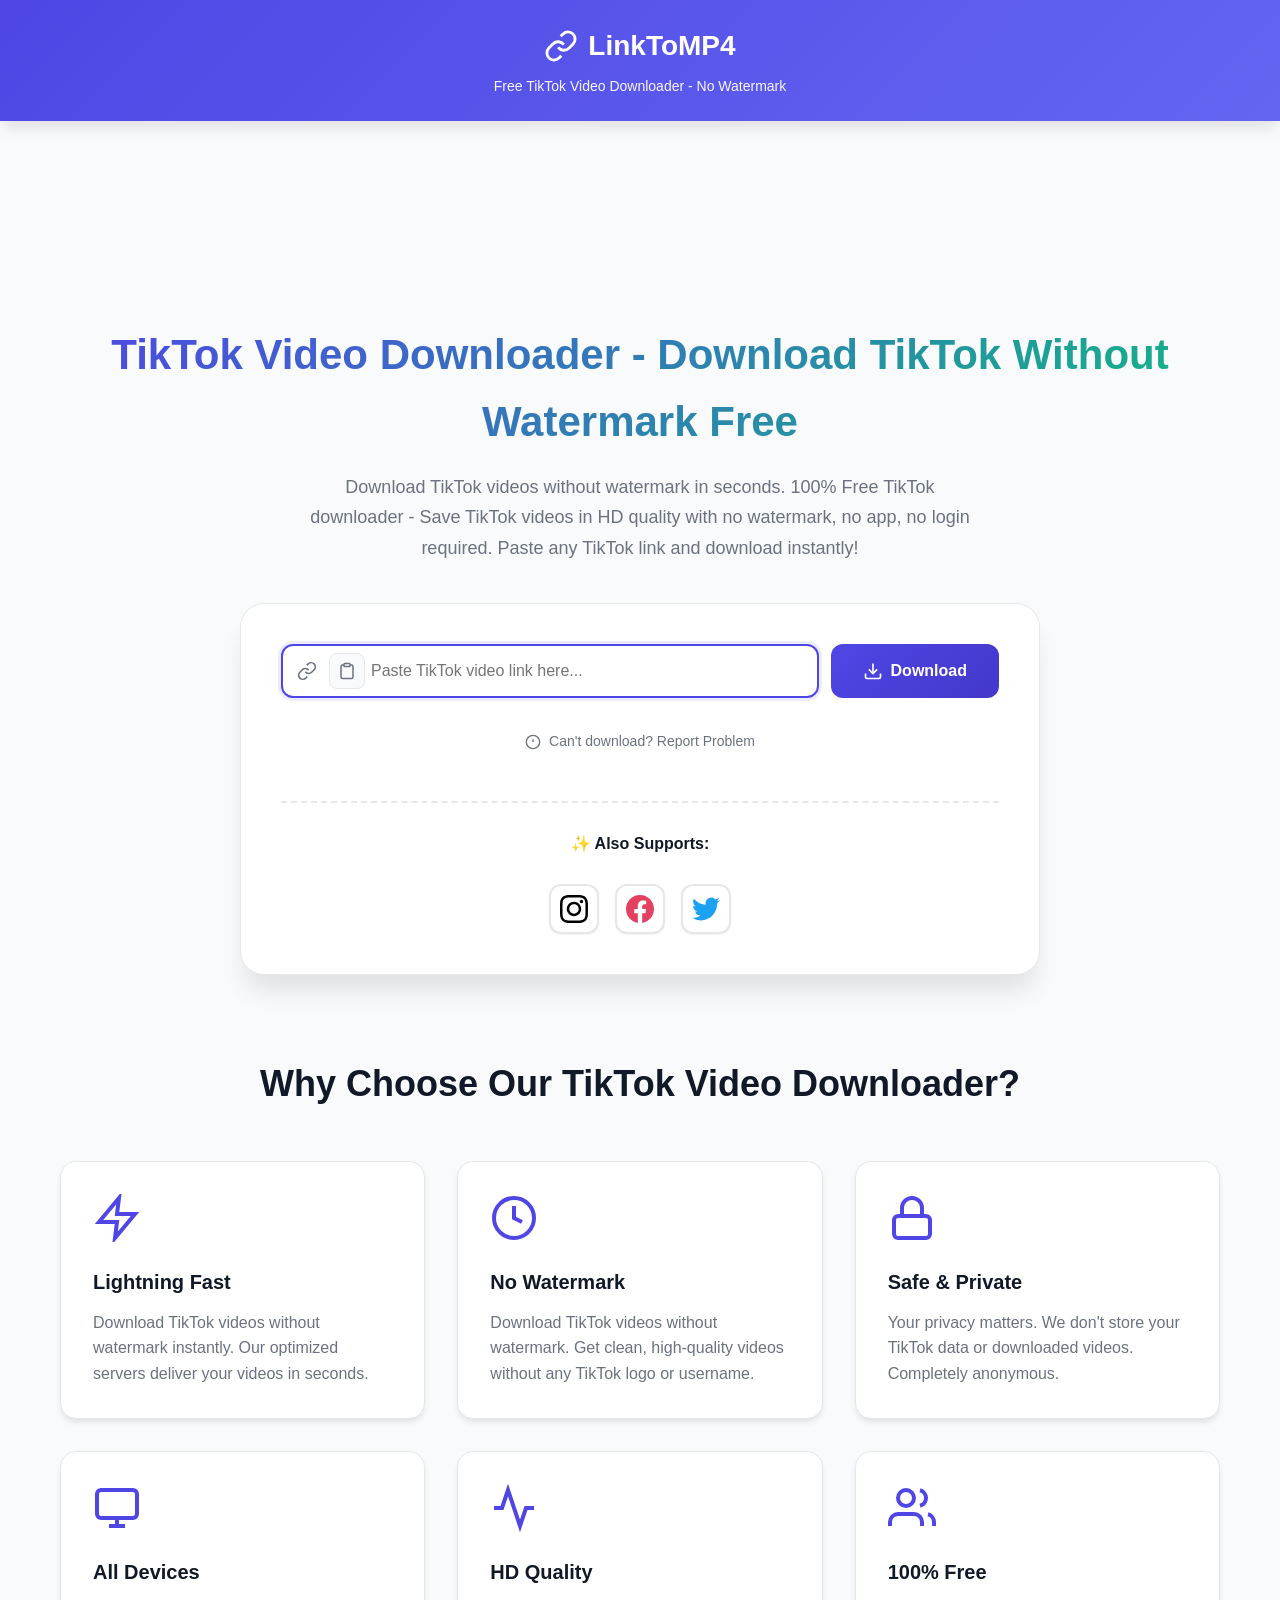
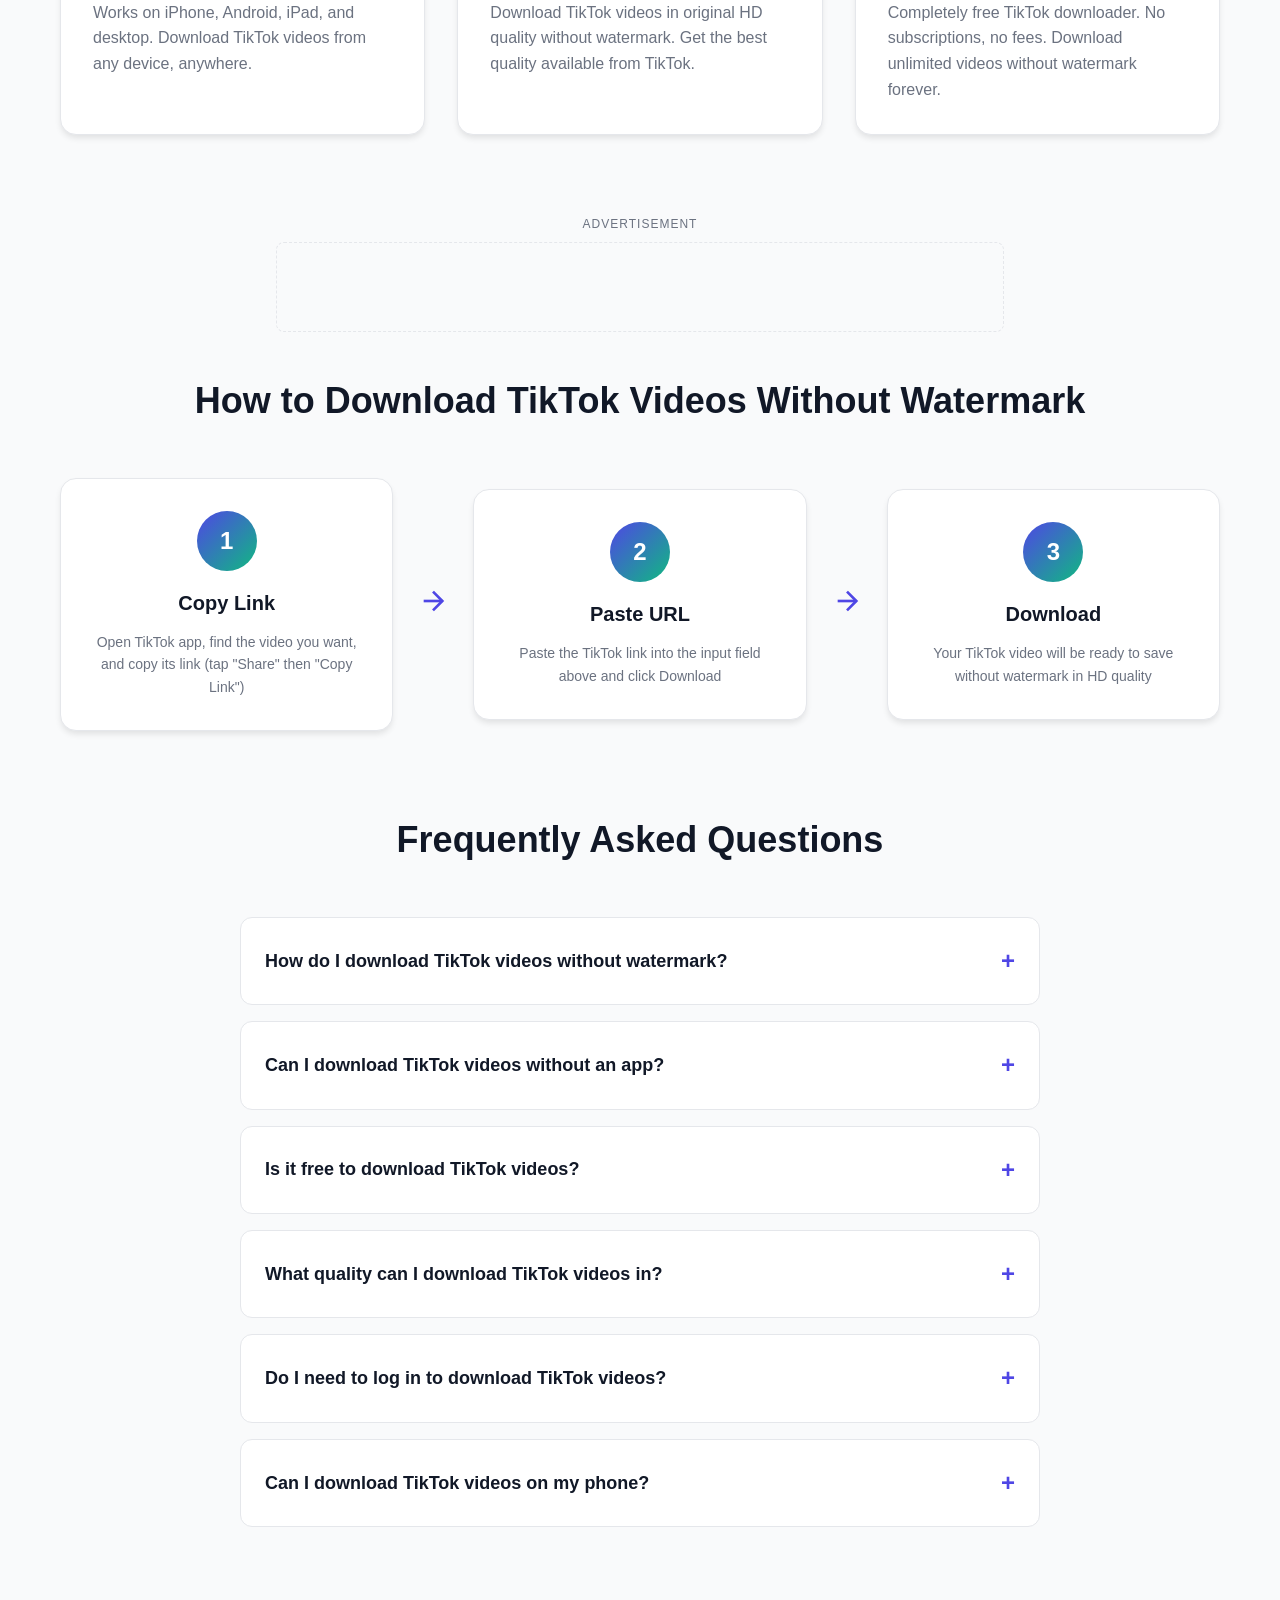
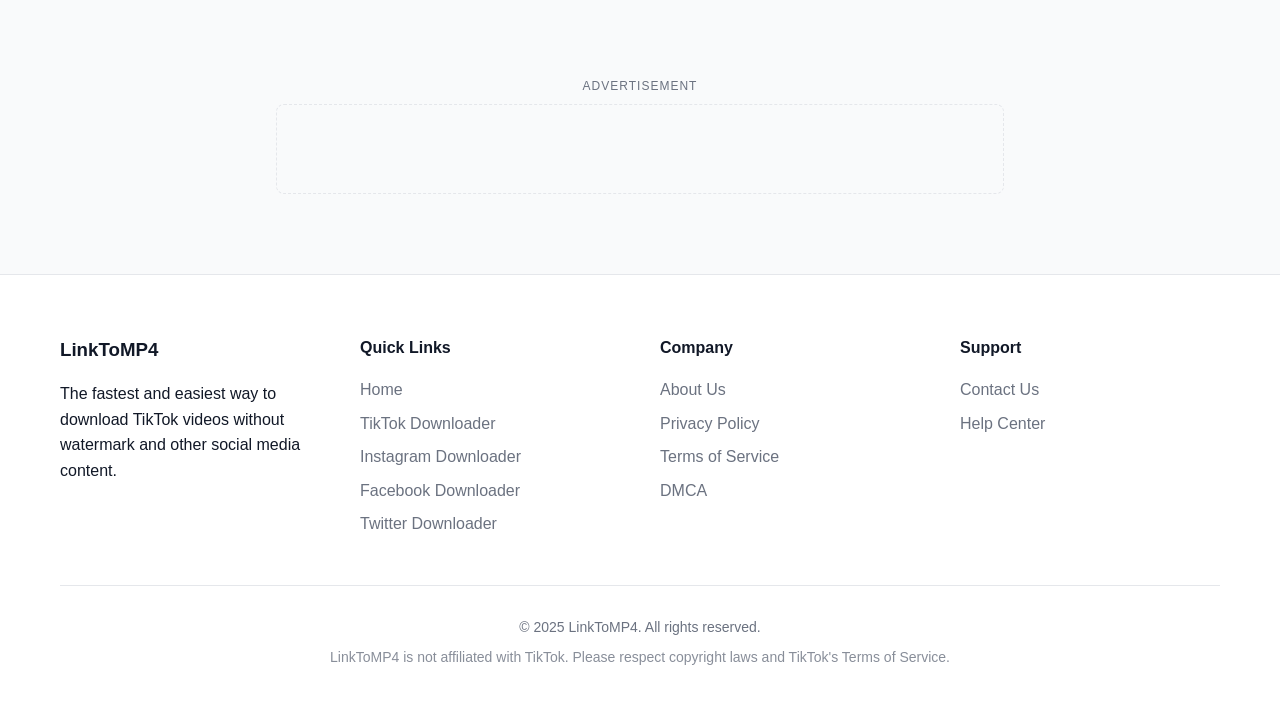
<file: tiktok.html>
<!DOCTYPE html>
<html lang="en" dir="ltr">
<head>
    <meta charset="UTF-8">
    <meta name="viewport" content="width=device-width, initial-scale=1.0, maximum-scale=5.0">
    <meta http-equiv="X-UA-Compatible" content="IE=edge">
    <meta http-equiv="content-language" content="en">
    
    <!-- Security & Performance -->
    <meta name="referrer" content="no-referrer-when-downgrade">
    <meta name="format-detection" content="telephone=no">
    
    <!-- Primary Meta Tags -->
    <title>TikTok Video Downloader - Download TikTok Without Watermark Free | LinkToMP4</title>
    <meta name="title" content="TikTok Video Downloader - Download TikTok Without Watermark Free | LinkToMP4">
    <meta name="description" content="Download TikTok videos without watermark instantly. Free TikTok downloader to save TikTok videos in HD quality. No watermark, no app, no login required. Fast and easy!">
    <meta name="keywords" content="tiktok video downloader, tiktok downloader, download tiktok videos, tiktok without watermark, tiktok no watermark, download tiktok without watermark, tiktok video saver, save tiktok videos, tiktok downloader no watermark, tiktok hd downloader, download tiktok, tiktok mp4 downloader, free tiktok downloader, tiktok video download, tiktok saver, save tiktok, download from tiktok, tiktok download free, tiktok video grabber, tiktok content downloader">
    <meta name="author" content="LinkToMP4">
    <meta name="publisher" content="LinkToMP4">
    <meta name="copyright" content="LinkToMP4">
    <meta name="robots" content="index, follow, max-image-preview:large, max-snippet:-1, max-video-preview:-1">
    <meta name="googlebot" content="index, follow">
    <meta name="bingbot" content="index, follow">
    <meta name="theme-color" content="#000000">
    <meta name="apple-mobile-web-app-capable" content="yes">
    <meta name="apple-mobile-web-app-status-bar-style" content="black-translucent">
    <meta name="apple-mobile-web-app-title" content="TikTok Downloader">
    <meta name="application-name" content="TikTok Downloader">
    <meta name="msapplication-TileColor" content="#000000">
    <meta name="msapplication-tap-highlight" content="no">
    
    <!-- Canonical & Alternate -->
    <link rel="canonical" href="https://linktomp4.com/tiktok.html">
    <link rel="alternate" hreflang="en" href="https://linktomp4.com/tiktok.html">
    <link rel="alternate" hreflang="x-default" href="https://linktomp4.com/tiktok.html">
    
    <!-- Sitemap -->
    <link rel="sitemap" type="application/xml" title="Sitemap" href="/sitemap.xml">

    <!-- Open Graph / Facebook -->
    <meta property="og:type" content="website">
    <meta property="og:url" content="https://linktomp4.com/tiktok.html">
    <meta property="og:title" content="TikTok Video Downloader - Download TikTok Without Watermark Free">
    <meta property="og:description" content="Download TikTok videos without watermark instantly. Free TikTok downloader to save TikTok videos in HD quality. No watermark, no app, no login required.">
    <meta property="og:image" content="https://linktomp4.com/images/thumbnail.jpg">
    <meta property="og:image:width" content="1200">
    <meta property="og:image:height" content="630">
    <meta property="og:image:type" content="image/jpeg">
    <meta property="og:image:alt" content="TikTok Video Downloader - LinkToMP4">
    <meta property="og:site_name" content="LinkToMP4">
    <meta property="og:locale" content="en_US">

    <!-- Twitter -->
    <meta name="twitter:card" content="summary_large_image">
    <meta name="twitter:url" content="https://linktomp4.com/tiktok.html">
    <meta name="twitter:title" content="TikTok Video Downloader - Download TikTok Without Watermark Free">
    <meta name="twitter:description" content="Download TikTok videos without watermark instantly. Free TikTok downloader to save TikTok videos in HD quality. No watermark, no app, no login required.">
    <meta name="twitter:image" content="https://linktomp4.com/images/thumbnail.jpg">
    <meta name="twitter:image:alt" content="TikTok Video Downloader - LinkToMP4">
    
    <!-- WhatsApp & Telegram -->
    <meta property="og:image:secure_url" content="https://linktomp4.com/images/thumbnail.jpg">
    
    <!-- Language & Content -->
    <meta name="language" content="English">
    <meta name="revisit-after" content="7 days">
    <meta name="distribution" content="global">
    <meta name="rating" content="general">
    <meta name="target" content="all">
    <meta name="audience" content="all">
    <meta name="coverage" content="Worldwide">
    
    <!-- Mobile Web App -->
    <meta name="mobile-web-app-capable" content="yes">
    <meta name="apple-touch-fullscreen" content="yes">
    
    <!-- Favicon & App Icons -->
    <link rel="icon" type="image/png" href="/favicon-96x96.png" sizes="96x96" />
    <link rel="icon" type="image/svg+xml" href="/favicon.svg" />
    <link rel="shortcut icon" href="/favicon.ico" />
    <link rel="apple-touch-icon" sizes="180x180" href="/apple-touch-icon.png" />
    <link rel="manifest" href="/site.webmanifest" />

    <!-- Schema.org Structured Data - WebApplication -->
    <script type="application/ld+json">
    {
        "@context": "https://schema.org",
        "@type": "WebApplication",
        "name": "TikTok Video Downloader",
        "alternateName": "TikTok Downloader Without Watermark",
        "description": "Free TikTok video downloader. Download TikTok videos without watermark instantly in HD quality without any app or login.",
        "url": "https://linktomp4.com/tiktok.html",
        "applicationCategory": "MultimediaApplication",
        "operatingSystem": "Any",
        "browserRequirements": "Requires JavaScript. Requires HTML5.",
        "offers": {
            "@type": "Offer",
            "price": "0",
            "priceCurrency": "USD"
        },
        "author": {
            "@type": "Organization",
            "name": "LinkToMP4"
        },
        "publisher": {
            "@type": "Organization",
            "name": "LinkToMP4",
            "logo": {
                "@type": "ImageObject",
                "url": "https://linktomp4.com/images/thumbnail.jpg"
            }
        },
        "featureList": [
            "Download TikTok videos without watermark",
            "Save TikTok videos in HD quality",
            "No app installation required",
            "No login or registration needed",
            "HD and Full HD quality downloads",
            "100% free TikTok downloader",
            "Remove TikTok watermark automatically"
        ]
    }
    </script>

    <!-- Schema.org Structured Data - Organization -->
    <script type="application/ld+json">
    {
        "@context": "https://schema.org",
        "@type": "Organization",
        "name": "LinkToMP4",
        "url": "https://linktomp4.com",
        "logo": "https://linktomp4.com/images/thumbnail.jpg",
        "description": "Free TikTok video downloader without watermark"
    }
    </script>

    <!-- Schema.org Structured Data - FAQPage -->
    <script type="application/ld+json">
    {
        "@context": "https://schema.org",
        "@type": "FAQPage",
        "mainEntity": [
            {
                "@type": "Question",
                "name": "How do I download TikTok videos without watermark?",
                "acceptedAnswer": {
                    "@type": "Answer",
                    "text": "Simply copy the TikTok video link, paste it into our downloader above, and click Download. Your video will be downloaded without watermark in seconds - no app or login required!"
                }
            },
            {
                "@type": "Question",
                "name": "Can I download TikTok videos without an app?",
                "acceptedAnswer": {
                    "@type": "Answer",
                    "text": "Yes! Our TikTok downloader works directly in your web browser. No app installation needed - just paste the link and download without watermark instantly."
                }
            },
            {
                "@type": "Question",
                "name": "Is it free to download TikTok videos?",
                "acceptedAnswer": {
                    "@type": "Answer",
                    "text": "Absolutely! Our TikTok downloader is 100% free with no hidden fees, subscriptions, or limits. Download unlimited TikTok videos without watermark anytime."
                }
            },
            {
                "@type": "Question",
                "name": "What quality can I download TikTok videos in?",
                "acceptedAnswer": {
                    "@type": "Answer",
                    "text": "You can download TikTok videos in the highest quality available, including HD and Full HD without watermark. The quality depends on the original upload quality."
                }
            },
            {
                "@type": "Question",
                "name": "Do I need to log in to download TikTok videos?",
                "acceptedAnswer": {
                    "@type": "Answer",
                    "text": "No login required! Just paste the TikTok video link and download without watermark instantly. We don't require any TikTok account or registration."
                }
            },
            {
                "@type": "Question",
                "name": "Can I download TikTok videos on my phone?",
                "acceptedAnswer": {
                    "@type": "Answer",
                    "text": "Yes! Our TikTok downloader works perfectly on all devices - iPhone, Android, tablets, and desktops. Just open the link in your mobile browser."
                }
            }
        ]
    }
    </script>

    <!-- Schema.org Structured Data - BreadcrumbList -->
    <script type="application/ld+json">
    {
        "@context": "https://schema.org",
        "@type": "BreadcrumbList",
        "itemListElement": [
            {
                "@type": "ListItem",
                "position": 1,
                "name": "Home",
                "item": "https://linktomp4.com/"
            },
            {
                "@type": "ListItem",
                "position": 2,
                "name": "TikTok Downloader",
                "item": "https://linktomp4.com/tiktok.html"
            }
        ]
    }
    </script>

    <!-- Preload & DNS Prefetch -->
    <link rel="dns-prefetch" href="https://video-downloader.shiref-abouzaid.workers.dev">
    <link rel="preconnect" href="https://video-downloader.shiref-abouzaid.workers.dev" crossorigin>

    <link rel="preload" href="style.css" as="style">
    <link rel="stylesheet" href="style.css">
</head>
<body>

    <!-- Header -->
    <header class="header" role="banner">
        <div class="container">
            <div class="logo">
                <a href="/"  style="text-decoration: none;color:#fff;"  itemscope itemtype="https://schema.org/Organization" aria-label="LinkToMP4 - Return to Homepage">
                    <svg class="logo-icon" color="#FFF" viewBox="0 0 24 24" fill="none" stroke="currentColor" stroke-width="2" role="img" aria-label="LinkToMP4 Logo">
                        <title>LinkToMP4 Logo</title>
                        <path d="M10 13a5 5 0 0 0 7.54.54l3-3a5 5 0 0 0-7.07-7.07l-1.72 1.71"></path>
                        <path d="M14 11a5 5 0 0 0-7.54-.54l-3 3a5 5 0 0 0 7.07 7.07l1.71-1.71"></path>
                    </svg>
                    <span itemprop="name">LinkToMP4</span>
                </a>
            </div>
            <p class="tagline">Free TikTok Video Downloader - No Watermark</p>
        </div>
    </header>

 <!-- Top Ad Space -->
 <div class="ad-container ad-banner ad-top" role="complementary" aria-label="Advertisement">
    <!-- <div class="ad-label">Advertisement</div>
    <div class="ad-space ad-horizontal">
        728x90 Leaderboard Ad
    </div> -->
    <div id="adsterra-banner" style="text-align: center; margin: 20px 0;"></div>

    <script>
        document.addEventListener('DOMContentLoaded', function() {
            var banner = document.getElementById('adsterra-banner');
            
            // التحقق من نوع الجهاز
            var isMobile = window.innerWidth <= 768;
            
            // إنشاء السكريبت الأول (الإعدادات)
            var configScript = document.createElement('script');
            configScript.type = 'text/javascript';
            
            if (isMobile) {
                // إعلان الموبايل
                configScript.innerHTML = `
                    atOptions = {
                        'key' : '5cd9e7316203b2efabc2739a932c6b4c',
                        'format' : 'iframe',
                        'height' : 50,
                        'width' : 320,
                        'params' : {}
                    };
                `;
            } else {
                // إعلان الديسكتوب
                configScript.innerHTML = `
                    atOptions = {
                        'key' : 'ed7094f61675be2ef3c3edbad1d8afe9',
                        'format' : 'iframe',
                        'height' : 90,
                        'width' : 728,
                        'params' : {}
                    };
                `;
            }
            
            banner.appendChild(configScript);
            
            // إنشاء السكريبت التاني (الـ invoke)
            var invokeScript = document.createElement('script');
            invokeScript.type = 'text/javascript';
            
            if (isMobile) {
                invokeScript.src = '//www.highperformanceformat.com/5cd9e7316203b2efabc2739a932c6b4c/invoke.js';
            } else {
                invokeScript.src = '//www.highperformanceformat.com/ed7094f61675be2ef3c3edbad1d8afe9/invoke.js';
            }
            
            banner.appendChild(invokeScript);
        });
    </script>
</div>


    <!-- Main Content -->
    <main class="main-content" role="main" itemscope itemtype="https://schema.org/WebPage">
        <div class="container">
            <!-- Hero Section -->
            <section class="hero" itemscope itemtype="https://schema.org/WebApplication">
                <h1 class="hero-title" itemprop="name">TikTok Video Downloader - Download TikTok Without Watermark Free</h1>
                <p class="hero-description" itemprop="description">Download TikTok videos without watermark in seconds. 100% Free TikTok downloader - Save TikTok videos in HD quality with no watermark, no app, no login required. Paste any TikTok link and download instantly!</p>

                <!-- Download Form -->
                <div class="download-card" role="region" aria-label="TikTok video downloader tool">
                    <form class="download-form" id="downloadForm" name="videoDownloadForm" method="post" action="#" role="search">
                        <div class="input-wrapper">
                            <svg class="input-icon" viewBox="0 0 24 24" fill="none" stroke="currentColor" stroke-width="2" aria-hidden="true">
                                <path d="M10 13a5 5 0 0 0 7.54.54l3-3a5 5 0 0 0-7.07-7.07l-1.72 1.71"></path>
                                <path d="M14 11a5 5 0 0 0-7.54-.54l-3 3a5 5 0 0 0 7.07 7.07l1.71-1.71"></path>
                            </svg>
                            <button type="button" class="paste-btn" id="pasteBtn" title="Paste from clipboard" aria-label="Paste TikTok URL from clipboard">
                                <svg viewBox="0 0 24 24" fill="none" stroke="currentColor" stroke-width="2" aria-hidden="true">
                                    <path d="M16 4h2a2 2 0 0 1 2 2v14a2 2 0 0 1-2 2H6a2 2 0 0 1-2-2V6a2 2 0 0 1 2-2h2"></path>
                                    <rect x="8" y="2" width="8" height="4" rx="1" ry="1"></rect>
                                </svg>
                            </button>
                            <input
                                type="url"
                                id="videoUrl"
                                name="videoUrl"
                                class="url-input"
                                placeholder="Paste TikTok video link here..."
                                required
                                aria-label="Enter TikTok video URL"
                                aria-required="true"
                                aria-describedby="urlInputHelp"
                                autocomplete="off"
                                inputmode="url"
                            >
                            <button type="button" class="clear-btn" id="clearBtn" title="Clear input" aria-label="Clear TikTok URL input" style="display: none;">
                                <svg viewBox="0 0 24 24" fill="none" stroke="currentColor" stroke-width="2" aria-hidden="true">
                                    <line x1="18" y1="6" x2="6" y2="18"></line>
                                    <line x1="6" y1="6" x2="18" y2="18"></line>
                                </svg>
                            </button>
                        </div>
                        <button type="submit" class="download-btn" id="downloadBtn" aria-label="Download TikTok video">
                            <svg class="btn-icon" viewBox="0 0 24 24" fill="none" stroke="currentColor" stroke-width="2" aria-hidden="true">
                                <path d="M21 15v4a2 2 0 0 1-2 2H5a2 2 0 0 1-2-2v-4"></path>
                                <polyline points="7 10 12 15 17 10"></polyline>
                                <line x1="12" y1="15" x2="12" y2="3"></line>
                            </svg>
                            <span id="btnText">Download</span>
                        </button>
                    </form>

                    <!-- Results Container -->
                    <div id="resultsContainer" style="display: none;"></div>

                    <!-- Report Problem -->
                    <div class="report-problem-container">
                        <a href="#" class="report-problem-btn">
                            <svg viewBox="0 0 24 24" fill="none" stroke="currentColor" stroke-width="2">
                                <circle cx="12" cy="12" r="10"></circle>
                                <line x1="12" y1="8" x2="12" y2="12"></line>
                                <line x1="12" y1="16" x2="12.01" y2="16"></line>
                            </svg>
                            Can't download? Report Problem
                        </a>
                    </div>

 <!-- Middle Ad Space -->
 <div class="ad-container ad-middle" role="complementary" aria-label="Advertisement">
    <!-- <div class="ad-label">Advertisement</div>
    <div class="ad-space ad-horizontal">
        728x90 Leaderboard Ad
    </div> -->
    <div id="ad-placement"></div>

    <!-- السكريبت -->
    <script>
        document.addEventListener('DOMContentLoaded', function() {
            // إنشاء الـ div
            var containerDiv = document.createElement('div');
            containerDiv.id = 'container-f9ae061ae442ad60847ceea9b7570912';
            document.getElementById('ad-placement').appendChild(containerDiv);
            
            // إنشاء السكريبت
            var adScript = document.createElement('script');
            adScript.async = true;
            adScript.setAttribute('data-cfasync', 'false');
            adScript.src = '//pl28129437.effectivegatecpm.com/f9ae061ae442ad60847ceea9b7570912/invoke.js';
            document.getElementById('ad-placement').appendChild(adScript);
        });
    </script>
</div>

                    <!-- Supported Platforms -->
                    <div class="platforms">
                        <span class="platforms-label">✨ Also Supports:</span>
                        <div class="platform-icons">
                            <span class="platform-icon" title="Instagram">
                                <svg viewBox="0 0 24 24" fill="currentColor">
                                    <path d="M12 2.163c3.204 0 3.584.012 4.85.07 3.252.148 4.771 1.691 4.919 4.919.058 1.265.069 1.645.069 4.849 0 3.205-.012 3.584-.069 4.849-.149 3.225-1.664 4.771-4.919 4.919-1.266.058-1.644.07-4.85.07-3.204 0-3.584-.012-4.849-.07-3.26-.149-4.771-1.699-4.919-4.92-.058-1.265-.07-1.644-.07-4.849 0-3.204.013-3.583.07-4.849.149-3.227 1.664-4.771 4.919-4.919 1.266-.057 1.645-.069 4.849-.069zm0-2.163c-3.259 0-3.667.014-4.947.072-4.358.2-6.78 2.618-6.98 6.98-.059 1.281-.073 1.689-.073 4.948 0 3.259.014 3.668.072 4.948.2 4.358 2.618 6.78 6.98 6.98 1.281.058 1.689.072 4.948.072 3.259 0 3.668-.014 4.948-.072 4.354-.2 6.782-2.618 6.979-6.98.059-1.28.073-1.689.073-4.948 0-3.259-.014-3.667-.072-4.947-.196-4.354-2.617-6.78-6.979-6.98-1.281-.059-1.69-.073-4.949-.073zm0 5.838c-3.403 0-6.162 2.759-6.162 6.162s2.759 6.163 6.162 6.163 6.162-2.759 6.162-6.163c0-3.403-2.759-6.162-6.162-6.162zm0 10.162c-2.209 0-4-1.79-4-4 0-2.209 1.791-4 4-4s4 1.791 4 4c0 2.21-1.791 4-4 4zm6.406-11.845c-.796 0-1.441.645-1.441 1.44s.645 1.44 1.441 1.44c.795 0 1.439-.645 1.439-1.44s-.644-1.44-1.439-1.44z"/>
                                </svg>
                            </span>
                            <span class="platform-icon" title="Facebook">
                                <svg viewBox="0 0 24 24" fill="currentColor">
                                    <path d="M24 12.073c0-6.627-5.373-12-12-12s-12 5.373-12 12c0 5.99 4.388 10.954 10.125 11.854v-8.385H7.078v-3.47h3.047V9.43c0-3.007 1.792-4.669 4.533-4.669 1.312 0 2.686.235 2.686.235v2.953H15.83c-1.491 0-1.956.925-1.956 1.874v2.25h3.328l-.532 3.47h-2.796v8.385C19.612 23.027 24 18.062 24 12.073z"/>
                                </svg>
                            </span>
                            <span class="platform-icon" title="Twitter">
                                <svg viewBox="0 0 24 24" fill="currentColor">
                                    <path d="M23.953 4.57a10 10 0 01-2.825.775 4.958 4.958 0 002.163-2.723c-.951.555-2.005.959-3.127 1.184a4.92 4.92 0 00-8.384 4.482C7.69 8.095 4.067 6.13 1.64 3.162a4.822 4.822 0 00-.666 2.475c0 1.71.87 3.213 2.188 4.096a4.904 4.904 0 01-2.228-.616v.06a4.923 4.923 0 003.946 4.827 4.996 4.996 0 01-2.212.085 4.936 4.936 0 004.604 3.417 9.867 9.867 0 01-6.102 2.105c-.39 0-.779-.023-1.17-.067a13.995 13.995 0 007.557 2.209c9.053 0 13.998-7.496 13.998-13.985 0-.21 0-.42-.015-.63A9.935 9.935 0 0024 4.59z"/>
                                </svg>
                            </span>
                        </div>
                    </div>
                </div>
            </section>

            <!-- Features Section -->
            <section class="features">
                <h2 class="section-title">Why Choose Our TikTok Video Downloader?</h2>
                <div class="features-grid">
                    <div class="feature-card">
                        <svg class="feature-icon" viewBox="0 0 24 24" fill="none" stroke="currentColor" stroke-width="2">
                            <path d="M13 2L3 14h9l-1 8 10-12h-9l1-8z"></path>
                        </svg>
                        <h3>Lightning Fast</h3>
                        <p>Download TikTok videos without watermark instantly. Our optimized servers deliver your videos in seconds.</p>
                    </div>
                    <div class="feature-card">
                        <svg class="feature-icon" viewBox="0 0 24 24" fill="none" stroke="currentColor" stroke-width="2">
                            <circle cx="12" cy="12" r="10"></circle>
                            <path d="M12 6v6l4 2"></path>
                        </svg>
                        <h3>No Watermark</h3>
                        <p>Download TikTok videos without watermark. Get clean, high-quality videos without any TikTok logo or username.</p>
                    </div>
                    <div class="feature-card">
                        <svg class="feature-icon" viewBox="0 0 24 24" fill="none" stroke="currentColor" stroke-width="2">
                            <rect x="3" y="11" width="18" height="11" rx="2" ry="2"></rect>
                            <path d="M7 11V7a5 5 0 0 1 10 0v4"></path>
                        </svg>
                        <h3>Safe & Private</h3>
                        <p>Your privacy matters. We don't store your TikTok data or downloaded videos. Completely anonymous.</p>
                    </div>
                    <div class="feature-card">
                        <svg class="feature-icon" viewBox="0 0 24 24" fill="none" stroke="currentColor" stroke-width="2">
                            <rect x="2" y="3" width="20" height="14" rx="2" ry="2"></rect>
                            <line x1="8" y1="21" x2="16" y2="21"></line>
                            <line x1="12" y1="17" x2="12" y2="21"></line>
                        </svg>
                        <h3>All Devices</h3>
                        <p>Works on iPhone, Android, iPad, and desktop. Download TikTok videos from any device, anywhere.</p>
                    </div>
                    <div class="feature-card">
                        <svg class="feature-icon" viewBox="0 0 24 24" fill="none" stroke="currentColor" stroke-width="2">
                            <polyline points="22 12 18 12 15 21 9 3 6 12 2 12"></polyline>
                        </svg>
                        <h3>HD Quality</h3>
                        <p>Download TikTok videos in original HD quality without watermark. Get the best quality available from TikTok.</p>
                    </div>
                    <div class="feature-card">
                        <svg class="feature-icon" viewBox="0 0 24 24" fill="none" stroke="currentColor" stroke-width="2">
                            <path d="M17 21v-2a4 4 0 0 0-4-4H5a4 4 0 0 0-4 4v2"></path>
                            <circle cx="9" cy="7" r="4"></circle>
                            <path d="M23 21v-2a4 4 0 0 0-3-3.87"></path>
                            <path d="M16 3.13a4 4 0 0 1 0 7.75"></path>
                        </svg>
                        <h3>100% Free</h3>
                        <p>Completely free TikTok downloader. No subscriptions, no fees. Download unlimited videos without watermark forever.</p>
                    </div>
                </div>
            </section>

            <!-- Middle Ad Space -->
            <div class="ad-container ad-middle" role="complementary" aria-label="Advertisement">
                <div class="ad-label">Advertisement</div>
                <div class="ad-space ad-horizontal">
                    <!-- 728x90 Leaderboard Ad -->
                </div>
            </div>

            <!-- How It Works Section -->
            <section class="how-it-works">
                <h2 class="section-title">How to Download TikTok Videos Without Watermark</h2>
                <div class="steps">
                    <div class="step">
                        <div class="step-number">1</div>
                        <h3>Copy Link</h3>
                        <p>Open TikTok app, find the video you want, and copy its link (tap "Share" then "Copy Link")</p>
                    </div>
                    <div class="step-arrow">
                        <svg viewBox="0 0 24 24" fill="none" stroke="currentColor" stroke-width="2">
                            <line x1="5" y1="12" x2="19" y2="12"></line>
                            <polyline points="12 5 19 12 12 19"></polyline>
                        </svg>
                    </div>
                    <div class="step">
                        <div class="step-number">2</div>
                        <h3>Paste URL</h3>
                        <p>Paste the TikTok link into the input field above and click Download</p>
                    </div>
                    <div class="step-arrow">
                        <svg viewBox="0 0 24 24" fill="none" stroke="currentColor" stroke-width="2">
                            <line x1="5" y1="12" x2="19" y2="12"></line>
                            <polyline points="12 5 19 12 12 19"></polyline>
                        </svg>
                    </div>
                    <div class="step">
                        <div class="step-number">3</div>
                        <h3>Download</h3>
                        <p>Your TikTok video will be ready to save without watermark in HD quality</p>
                    </div>
                </div>
            </section>

            <!-- FAQ Section -->
            <section class="faq">
                <h2 class="section-title">Frequently Asked Questions</h2>
                <div class="faq-grid">
                    <details class="faq-item">
                        <summary>How do I download TikTok videos without watermark?</summary>
                        <p>Simply copy the TikTok video link, paste it into our downloader above, and click Download. Your video will be downloaded without watermark in seconds - no app or login required!</p>
                    </details>

                    <details class="faq-item">
                        <summary>Can I download TikTok videos without an app?</summary>
                        <p>Yes! Our TikTok downloader works directly in your web browser. No app installation needed - just paste the link and download without watermark instantly.</p>
                    </details>

                    <details class="faq-item">
                        <summary>Is it free to download TikTok videos?</summary>
                        <p>Absolutely! Our TikTok downloader is 100% free with no hidden fees, subscriptions, or limits. Download unlimited TikTok videos without watermark anytime.</p>
                    </details>

                    <details class="faq-item">
                        <summary>What quality can I download TikTok videos in?</summary>
                        <p>You can download TikTok videos in the highest quality available, including HD and Full HD without watermark. The quality depends on the original upload quality.</p>
                    </details>

                    <details class="faq-item">
                        <summary>Do I need to log in to download TikTok videos?</summary>
                        <p>No login required! Just paste the TikTok video link and download without watermark instantly. We don't require any TikTok account or registration.</p>
                    </details>

                    <details class="faq-item">
                        <summary>Can I download TikTok videos on my phone?</summary>
                        <p>Yes! Our TikTok downloader works perfectly on all devices - iPhone, Android, tablets, and desktops. Just open the link in your mobile browser.</p>
                    </details>
                </div>
            </section>
        </div>
    </main>

    <!-- Bottom Ad Space -->
    <div class="ad-container ad-bottom" role="complementary" aria-label="Advertisement">
        <div class="ad-label">Advertisement</div>
        <div class="ad-space ad-horizontal">
            <!-- 728x90 Leaderboard Ad -->
        </div>
    </div>

    <!-- Footer -->
    <footer class="footer" role="contentinfo" itemscope itemtype="https://schema.org/WPFooter">
        <div class="container">
            <div class="footer-content">
                <div class="footer-section">
                    <h3>LinkToMP4</h3>
                    <p>The fastest and easiest way to download TikTok videos without watermark and other social media content.</p>
                </div>
                <nav class="footer-section" aria-label="Quick links">
                    <h4>Quick Links</h4>
                    <ul>
                        <li><a href="/" rel="noopener">Home</a></li>
                        <li><a href="/tiktok.html" rel="noopener">TikTok Downloader</a></li>
                        <li><a href="/instagram.html" rel="noopener">Instagram Downloader</a></li>
                        <li><a href="/facebook.html" rel="noopener">Facebook Downloader</a></li>
                        <li><a href="#" rel="noopener">Twitter Downloader</a></li>
                    </ul>
                </nav>
                <nav class="footer-section" aria-label="Company information">
                    <h4>Company</h4>
                    <ul>
                        <li><a href="#" rel="noopener">About Us</a></li>
                        <li><a href="#" rel="noopener">Privacy Policy</a></li>
                        <li><a href="#" rel="noopener">Terms of Service</a></li>
                        <li><a href="#" rel="noopener">DMCA</a></li>
                    </ul>
                </nav>
                <nav class="footer-section" aria-label="Support">
                    <h4>Support</h4>
                    <ul>
                        <li><a href="#" rel="noopener">Contact Us</a></li>
                        <li><a href="#" rel="noopener">Help Center</a></li>
                    </ul>
                </nav>
            </div>
            <div class="footer-bottom">
                <p>&copy; <time datetime="2025">2025</time> LinkToMP4. All rights reserved.</p>
                <p class="disclaimer">LinkToMP4 is not affiliated with TikTok. Please respect copyright laws and TikTok's Terms of Service.</p>
            </div>
        </div>
<!-- Google tag (gtag.js) -->
<script async src="https://www.googletagmanager.com/gtag/js?id=G-5VJ3HGMD5Y"></script>
<script>
  window.dataLayer = window.dataLayer || [];
  function gtag(){dataLayer.push(arguments);}
  gtag('js', new Date());

  gtag('config', 'G-5VJ3HGMD5Y');
</script>

    </footer>

    <!-- JavaScript -->
    <script>
        const form = document.getElementById('downloadForm');
        const urlInput = document.getElementById('videoUrl');
        const downloadBtn = document.getElementById('downloadBtn');
        const btnText = document.getElementById('btnText');
        const resultsContainer = document.getElementById('resultsContainer');
        const pasteBtn = document.getElementById('pasteBtn');
        const clearBtn = document.getElementById('clearBtn');

        // Paste button functionality
        pasteBtn.addEventListener('click', async function() {
            try {
                const text = await navigator.clipboard.readText();
                urlInput.value = text;
                urlInput.focus();
                toggleClearButton();
            } catch (error) {
                console.error('Failed to read clipboard:', error);
                // Fallback: focus input for manual paste
                urlInput.focus();
            }
        });

        // Clear button functionality
        clearBtn.addEventListener('click', function() {
            urlInput.value = '';
            urlInput.focus();
            toggleClearButton();
            resultsContainer.style.display = 'none';
        });

        // Show/hide clear button based on input value
        urlInput.addEventListener('input', toggleClearButton);

        function toggleClearButton() {
            if (urlInput.value.trim().length > 0) {
                clearBtn.style.display = 'flex';
            } else {
                clearBtn.style.display = 'none';
            }
        }

        form.addEventListener('submit', async function(e) {
            e.preventDefault();
            
            const url = urlInput.value.trim();
            
            if (!url) {
                showError('Please enter a valid URL');
                return;
            }

            // عرض حالة التحميل
            setLoading(true);
            resultsContainer.style.display = 'none';
            
            try {
                // إرسال الطلب للسيرفر
                const response = await fetch('https://video-downloader.shiref-abouzaid.workers.dev/', {
                    method: 'POST',
                    headers: {
                        'Content-Type': 'application/json',
                    },
                    body: JSON.stringify({ url: url })
                });

                const data = await response.json();

                if (data.success) {
                    displayResults(data);
                } else {
                    showError(data.error || 'Failed to download video');
                }
            } catch (error) {
                showError('Network error. Please try again.');
                console.error('Error:', error);
            } finally {
                setLoading(false);
            }
        });

        function setLoading(isLoading) {
            if (isLoading) {
                downloadBtn.disabled = true;
                downloadBtn.classList.add('loading');
                btnText.textContent = 'Processing...';
            } else {
                downloadBtn.disabled = false;
                downloadBtn.classList.remove('loading');
                btnText.textContent = 'Download';
            }
        }

        function displayResults(data) {
            let html = '<div class="results-container">';
            
            if (data.thumbnail) {
                html += `
                    <div class="video-info">
                        <img src="${data.thumbnail}" alt="Video thumbnail" class="video-thumbnail">
                        <div class="video-details">
                            <h3>${data.title || 'Video'}</h3>
                            <p>Platform: ${data.platform.toUpperCase()}</p>
                            ${data.author ? `<p>By: ${data.author}</p>` : ''}
                        </div>
                    </div>
                `;
            } else {
                html += `
                    <div class="video-details">
                        <h3>${data.title || 'Video'}</h3>
                        <p>Platform: ${data.platform.toUpperCase()}</p>
                        ${data.author ? `<p>By: ${data.author}</p>` : ''}
                    </div>
                `;
            }
            
            html += '<div class="download-options">';
            
            data.downloads.forEach((download, index) => {
                const fileName = `${data.platform}_video_${Date.now()}.mp4`;
                
                html += `
                    <div class="download-option">
                        <div class="quality-info">
                            <span class="quality-badge">${download.quality}</span>
                            <span class="quality-size">${download.size}</span>
                        </div>
                        <div class="download-buttons">
                            <button onclick="directDownload('${download.url}', '${fileName}', event)" class="download-quality-btn primary">
                                <svg width="16" height="16" viewBox="0 0 24 24" fill="none" stroke="currentColor" stroke-width="2">
                                    <path d="M21 15v4a2 2 0 0 1-2 2H5a2 2 0 0 1-2-2v-4"></path>
                                    <polyline points="7 10 12 15 17 10"></polyline>
                                    <line x1="12" y1="15" x2="12" y2="3"></line>
                                </svg>
                                Direct Download
                            </button>
                            <a href="${download.url}" class="download-quality-btn secondary" target="_blank" download>
                                <svg width="16" height="16" viewBox="0 0 24 24" fill="none" stroke="currentColor" stroke-width="2">
                                    <path d="M18 13v6a2 2 0 0 1-2 2H5a2 2 0 0 1-2-2V8a2 2 0 0 1 2-2h6"></path>
                                    <polyline points="15 3 21 3 21 9"></polyline>
                                    <line x1="10" y1="14" x2="21" y2="3"></line>
                                </svg>
                                Download
                            </a>
                        </div>
                    </div>
                `;
            });
            
            html += '</div>';
            html += `<p class="download-hint">💡 Tip: Try "Direct Download" first. If it doesn't work, use "Download" button.</p>`;
            html += '</div>';
            
            resultsContainer.innerHTML = html;
            resultsContainer.style.display = 'block';
        }

        // Direct Download Function
        async function directDownload(url, fileName, event) {
            const button = event.target.closest('button');
            const originalContent = button.innerHTML;

            try {
                // Show loading state
                button.disabled = true;
                button.innerHTML = `
                    <svg class="spinner" width="16" height="16" viewBox="0 0 24 24" fill="none" stroke="currentColor" stroke-width="2">
                        <circle cx="12" cy="12" r="10" stroke-opacity="0.25"></circle>
                        <path d="M12 2a10 10 0 0 1 10 10" stroke-linecap="round"></path>
                    </svg>
                    Downloading...
                `;

                const response = await fetch(url);
                const blob = await response.blob();
                const blobUrl = window.URL.createObjectURL(blob);

                const a = document.createElement('a');
                a.href = blobUrl;
                a.download = fileName;
                document.body.appendChild(a);
                a.click();
                document.body.removeChild(a);

                window.URL.revokeObjectURL(blobUrl);

                // Show success state briefly
                button.innerHTML = `
                    <svg width="16" height="16" viewBox="0 0 24 24" fill="none" stroke="currentColor" stroke-width="2">
                        <polyline points="20 6 9 17 4 12"></polyline>
                    </svg>
                    Downloaded!
                `;

                // Restore button after 2 seconds
                setTimeout(() => {
                    button.innerHTML = originalContent;
                    button.disabled = false;
                }, 2000);

            } catch (error) {
                console.error('Download error:', error);
                // Restore button and fallback to regular download
                button.innerHTML = originalContent;
                button.disabled = false;
                window.open(url, '_blank');
            }
        }

        function showError(message) {
            resultsContainer.innerHTML = `
                <div class="error-message">
                    <strong>Error:</strong> ${message}
                </div>
            `;
            resultsContainer.style.display = 'block';
        }

        // Auto-focus على input
        window.addEventListener('load', function() {
            urlInput.focus();
        });
    </script>
</body>
</html>
</file>
<file: style.css>
/* Reset and Base Styles */
* {
    margin: 0;
    padding: 0;
    box-sizing: border-box;
}

:root {
    --primary-color: #4F46E5;
    --primary-hover: #4338CA;
    --secondary-color: #10B981;
    --background: #F9FAFB;
    --surface: #FFFFFF;
    --text-primary: #111827;
    --text-secondary: #6B7280;
    --border: #E5E7EB;
    --error: #EF4444;
    --shadow-sm: 0 1px 2px 0 rgba(0, 0, 0, 0.05);
    --shadow-md: 0 4px 6px -1px rgba(0, 0, 0, 0.1);
    --shadow-lg: 0 10px 15px -3px rgba(0, 0, 0, 0.1);
    --shadow-xl: 0 20px 25px -5px rgba(0, 0, 0, 0.1);
}

body {
    font-family: -apple-system, BlinkMacSystemFont, 'Segoe UI', 'Roboto', 'Oxygen', 'Ubuntu', 'Cantarell', sans-serif;
    line-height: 1.6;
    color: var(--text-primary);
    background-color: var(--background);
    overflow-x: hidden;
}

.ad-banner.ad-top {
    height: 90px;
}
.container {
    max-width: 1200px;
    margin: 0 auto;
    padding: 0 20px;
}

/* Header */
.header {
    background: linear-gradient(135deg, var(--primary-color) 0%, #6366F1 100%);
    color: white;
    padding: 24px 0;
    text-align: center;
    box-shadow: var(--shadow-lg);
}

.logo {
    display: flex;
    align-items: center;
    justify-content: center;
    gap: 10px;
    font-size: 28px;
    font-weight: 700;
    margin-bottom: 6px;
}

.logo a {
    display: flex;
    align-items: center;
    gap: 10px;
    color: inherit;
    text-decoration: none !important;
    color: #FFF !important;
    transition: opacity 0.3s ease;
}

.logo a:hover {
    opacity: 0.9;
}

.logo-icon {
    width: 34px;
    height: 34px;
}

.tagline {
    font-size: 14px;
    opacity: 0.95;
    font-weight: 400;
}

/* Main Content */
.main-content {
    padding: 30px 0;
}

/* Hero Section */
.hero {
    text-align: center;
    margin-bottom: 80px;
}

.hero-title {
    font-size: 42px;
    font-weight: 800;
    margin-bottom: 16px;
    background: linear-gradient(135deg, var(--primary-color), var(--secondary-color));
    -webkit-background-clip: text;
    -webkit-text-fill-color: transparent;
    background-clip: text;
    padding: 0 20px;
}

.hero-description {
    font-size: 18px;
    color: var(--text-secondary);
    max-width: 700px;
    margin: 0 auto 40px;
    line-height: 1.7;
    padding: 0 20px;
}

/* Download Card */
.download-card {
    background: var(--surface);
    border-radius: 24px;
    padding: 40px;
    box-shadow: var(--shadow-xl);
    max-width: 800px;
    margin: 0 auto;
    border: 1px solid var(--border);
}

.download-form {
    display: flex;
    gap: 12px;
    margin-bottom: 24px;
}

.input-wrapper {
    flex: 1;
    position: relative;
}

.input-icon {
    position: absolute;
    left: 16px;
    top: 50%;
    transform: translateY(-50%);
    width: 20px;
    height: 20px;
    color: var(--text-secondary);
}

.url-input {
    width: 100%;
    padding: 16px 48px 16px 88px;
    font-size: 16px;
    border: 2px solid var(--border);
    border-radius: 12px;
    outline: none;
    transition: all 0.3s ease;
}

.url-input:focus {
    border-color: var(--primary-color);
    box-shadow: 0 0 0 3px rgba(79, 70, 229, 0.1);
}

.paste-btn, .clear-btn {
    position: absolute;
    top: 50%;
    transform: translateY(-50%);
    background: var(--background);
    border: 1px solid var(--border);
    border-radius: 8px;
    width: 36px;
    height: 36px;
    display: flex;
    align-items: center;
    justify-content: center;
    cursor: pointer;
    transition: all 0.3s ease;
    padding: 0;
    z-index: 1;
}

.paste-btn {
    left: 48px;
}

.clear-btn {
    right: 12px;
}

.paste-btn svg, .clear-btn svg {
    width: 18px;
    height: 18px;
    color: var(--text-secondary);
}

.paste-btn:hover, .clear-btn:hover {
    background: var(--primary-color);
    border-color: var(--primary-color);
}

.paste-btn:hover svg, .clear-btn:hover svg {
    color: white;
}

.paste-btn:active, .clear-btn:active {
    transform: translateY(-50%) scale(0.95);
}

.download-btn {
    display: flex;
    align-items: center;
    gap: 8px;
    padding: 16px 32px;
    font-size: 16px;
    font-weight: 600;
    color: white;
    background: linear-gradient(135deg, var(--primary-color), var(--primary-hover));
    border: none;
    border-radius: 12px;
    cursor: pointer;
    transition: all 0.3s ease;
    white-space: nowrap;
}

.download-btn:hover {
    transform: translateY(-2px);
    box-shadow: var(--shadow-lg);
}

.btn-icon {
    width: 20px;
    height: 20px;
}

/* Report Problem */
.report-problem-container {
    text-align: center;
    margin-bottom: 24px;
}

.report-problem-btn {
    display: inline-flex;
    align-items: center;
    gap: 8px;
    color: var(--text-secondary);
    text-decoration: none;
    font-size: 14px;
    padding: 8px 16px;
    border-radius: 8px;
    transition: all 0.3s ease;
}

.report-problem-btn svg {
    width: 16px;
    height: 16px;
}

.report-problem-btn:hover {
    color: var(--primary-color);
    background: var(--background);
}

/* Platforms */
.platforms {
    display: flex;
    align-items: center;
    justify-content: center;
    flex-wrap: wrap;
    gap: 20px;
    padding-top: 28px;
    border-top: 2px dashed var(--border);
    margin-top: 8px;
}

.platforms-label {
    font-size: 16px;
    color: var(--text-primary);
    font-weight: 600;
    width: 100%;
    text-align: center;
    margin-bottom: 8px;
}

.platform-icons {
    display: flex;
    gap: 16px;
    justify-content: center;
}

.platform-icon {
    width: 50px;
    height: 50px;
    display: flex;
    align-items: center;
    justify-content: center;
    border-radius: 12px;
    transition: all 0.3s ease;
    background: #FFFFFF;
    border: 2px solid var(--border);
    box-shadow: var(--shadow-sm);
}

.platform-icon svg {
    width: 28px;
    height: 28px;
}

.platform-icon:hover {
    transform: translateY(-3px) scale(1.05);
    box-shadow: var(--shadow-md);
    border-color: currentColor;
}

.platform-icon:nth-child(1) { color: #000000; }
.platform-icon:nth-child(2) { color: #E4405F; }
.platform-icon:nth-child(3) { color: #1DA1F2; }
.platform-icon:nth-child(4) { color: #1877F2; }

/* Features Section */
.features {
    margin-bottom: 80px;
}

.section-title {
    text-align: center;
    font-size: 36px;
    font-weight: 700;
    margin-bottom: 48px;
    color: var(--text-primary);
}

.features-grid {
    display: grid;
    grid-template-columns: repeat(auto-fit, minmax(280px, 1fr));
    gap: 32px;
}

.feature-card {
    background: var(--surface);
    padding: 32px;
    border-radius: 16px;
    box-shadow: var(--shadow-md);
    transition: all 0.3s ease;
    border: 1px solid var(--border);
}

.feature-card:hover {
    transform: translateY(-5px);
    box-shadow: var(--shadow-xl);
}

.feature-icon {
    width: 48px;
    height: 48px;
    color: var(--primary-color);
    margin-bottom: 16px;
}

.feature-card h3 {
    font-size: 20px;
    font-weight: 600;
    margin-bottom: 12px;
    color: var(--text-primary);
}

.feature-card p {
    color: var(--text-secondary);
    line-height: 1.6;
}

/* How It Works */
.how-it-works {
    margin-bottom: 80px;
}

.steps {
    display: flex;
    align-items: center;
    justify-content: center;
    gap: 24px;
    flex-wrap: wrap;
}

.step {
    flex: 1;
    min-width: 200px;
    text-align: center;
    padding: 32px;
    background: var(--surface);
    border-radius: 16px;
    box-shadow: var(--shadow-md);
    border: 1px solid var(--border);
}

.step-number {
    width: 60px;
    height: 60px;
    background: linear-gradient(135deg, var(--primary-color), var(--secondary-color));
    color: white;
    border-radius: 50%;
    display: flex;
    align-items: center;
    justify-content: center;
    font-size: 24px;
    font-weight: 700;
    margin: 0 auto 16px;
}

.step h3 {
    font-size: 20px;
    margin-bottom: 12px;
    color: var(--text-primary);
}

.step p {
    color: var(--text-secondary);
    font-size: 14px;
    line-height: 1.6;
}

.step-arrow {
    color: var(--primary-color);
    flex-shrink: 0;
}

.step-arrow svg {
    width: 32px;
    height: 32px;
}

/* FAQ Section */
.faq {
    margin-bottom: 80px;
}

.faq-grid {
    display: grid;
    gap: 16px;
    max-width: 800px;
    margin: 0 auto;
}

.faq-item {
    background: var(--surface);
    border: 1px solid var(--border);
    border-radius: 12px;
    padding: 24px;
    cursor: pointer;
    transition: all 0.3s ease;
}

.faq-item:hover {
    box-shadow: var(--shadow-md);
}

.faq-item summary {
    font-weight: 600;
    font-size: 18px;
    color: var(--text-primary);
    cursor: pointer;
    list-style: none;
    display: flex;
    justify-content: space-between;
    align-items: center;
}

.faq-item summary::-webkit-details-marker {
    display: none;
}

.faq-item summary::after {
    content: '+';
    font-size: 24px;
    color: var(--primary-color);
    font-weight: 700;
}

.faq-item[open] summary::after {
    content: '−';
}

.faq-item p {
    margin-top: 16px;
    color: var(--text-secondary);
    line-height: 1.7;
}

/* Ad Containers */
.ad-container {
    margin: 40px 0;
    text-align: center;
}

.ad-label {
    font-size: 12px;
    color: var(--text-secondary);
    margin-bottom: 8px;
    text-transform: uppercase;
    letter-spacing: 1px;
}

.ad-space {
    background: var(--background);
    border: 1px dashed var(--border);
    border-radius: 8px;
    display: flex;
    align-items: center;
    justify-content: center;
    margin: 0 auto;
}

.ad-horizontal {
    width: 728px;
    height: 90px;
    max-width: 100%;
}

/* Footer */
.footer {
    background: var(--surface);
    border-top: 1px solid var(--border);
    padding: 60px 0 30px;
    margin-top: 80px;
}

.footer-content {
    display: grid;
    grid-template-columns: repeat(auto-fit, minmax(200px, 1fr));
    gap: 40px;
    margin-bottom: 40px;
}

.footer-section h3, .footer-section h4 {
    margin-bottom: 16px;
    color: var(--text-primary);
}

.footer-section ul {
    list-style: none;
}

.footer-section li {
    margin-bottom: 8px;
}

.footer-section a {
    color: var(--text-secondary);
    text-decoration: none;
    transition: color 0.3s ease;
}

.footer-section a:hover {
    color: var(--primary-color);
}

.footer-bottom {
    text-align: center;
    padding-top: 30px;
    border-top: 1px solid var(--border);
}

.footer-bottom p {
    color: var(--text-secondary);
    font-size: 14px;
    margin-bottom: 8px;
}

.disclaimer {
    font-size: 12px;
    opacity: 0.8;
}

/* Loading State */
.loading {
    pointer-events: none;
    opacity: 0.6;
}

.loading .download-btn {
    background: var(--text-secondary);
}

/* Responsive Design */
@media (max-width: 768px) {
    .ad-banner.ad-top {
        height: 50px;
    }
    .header {
        padding: 20px 0;
    }

    .logo {
        font-size: 24px;
        gap: 8px;
        margin-bottom: 4px;
    }

    .logo-icon {
        width: 28px;
        height: 28px;
    }

    .tagline {
        font-size: 13px;
    }

    .main-content {
        padding-top: 10px;
    }

    .main-content .container {
        padding: 0;
    }

    .hero-title {
        font-size: 32px;
    }
    
    .hero-description {
        font-size: 16px;
    }
    
    .download-form {
        flex-direction: column;
    }
    
    .download-btn {
        width: 100%;
        justify-content: center;
    }
    
    .download-card {
        padding: 24px;
        box-shadow: 0 4px 6px -1px rgba(0, 0, 0, 0.05);
        border-radius: 0;
        border-left: none;
        border-right: none;
    }

    .paste-btn, .clear-btn {
        width: 32px;
        height: 32px;
    }

    .paste-btn svg, .clear-btn svg {
        width: 16px;
        height: 16px;
    }

    .platforms {
        padding: 24px 16px;
        gap: 16px;
        background: #FFFFFF;
        margin: 0 -24px;
    }

    .platforms-label {
        font-size: 15px;
    }

    .platform-icons {
        gap: 20px;
    }

    .platform-icon {
        width: 56px;
        height: 56px;
    }

    .platform-icon svg {
        width: 32px;
        height: 32px;
    }

    .feature-card {
        border-radius: 0;
        border-left: none;
        border-right: none;
        box-shadow: 0 4px 6px -1px rgba(0, 0, 0, 0.05);
    }

    .step {
        border-radius: 0;
        border-left: none;
        border-right: none;
        box-shadow: 0 4px 6px -1px rgba(0, 0, 0, 0.05);
    }

    .faq-item {
        border-radius: 0;
        border-left: none;
        border-right: none;
        box-shadow: none;
    }

    .faq-item:hover {
        box-shadow: 0 4px 6px -1px rgba(0, 0, 0, 0.05);
    }

    .steps {
        flex-direction: column;
    }
    
    .step-arrow {
        transform: rotate(90deg);
    }
    
    .section-title {
        font-size: 28px;
    }
}

@media (max-width: 480px) {
    .header {
        padding: 16px 0;
    }

    .hero-title {
        font-size: 24px;
    }
    
    .logo {
        font-size: 22px;
        gap: 6px;
    }
    
    .logo-icon {
        width: 26px;
        height: 26px;
    }

    .tagline {
        font-size: 12px;
    }
}

/* Results Display */
.results-container {
    margin-top: 32px;
    padding: 24px;
    background: var(--background);
    border-radius: 12px;
    border: 1px solid var(--border);
}

.video-info {
    display: flex;
    gap: 16px;
    margin-bottom: 24px;
}

.video-thumbnail {
    width: 160px;
    height: 90px;
    object-fit: cover;
    border-radius: 8px;
}

.video-details h3 {
    font-size: 18px;
    margin-bottom: 8px;
    color: var(--text-primary);
}

.video-details p {
    color: var(--text-secondary);
    font-size: 14px;
}

.download-options {
    display: flex;
    flex-direction: column;
    gap: 12px;
}

.download-option {
    display: flex;
    justify-content: space-between;
    align-items: center;
    padding: 16px;
    background: var(--surface);
    border: 1px solid var(--border);
    border-radius: 8px;
}

.quality-info {
    display: flex;
    flex-direction: column;
}

.quality-badge {
    font-weight: 600;
    color: var(--text-primary);
}

.quality-size {
    font-size: 13px;
    color: var(--text-secondary);
}

.download-buttons {
    display: flex;
    gap: 8px;
    align-items: center;
}

.download-quality-btn {
    padding: 10px 20px;
    border: none;
    border-radius: 8px;
    cursor: pointer;
    font-weight: 600;
    transition: all 0.3s ease;
    text-decoration: none;
    display: inline-flex;
    align-items: center;
    gap: 6px;
    font-size: 14px;
    white-space: nowrap;
}

.download-quality-btn.primary {
    background: linear-gradient(135deg, var(--primary-color), var(--primary-hover));
    color: white;
    box-shadow: 0 2px 8px rgba(79, 70, 229, 0.3);
}

.download-quality-btn.primary:hover {
    transform: translateY(-2px);
    box-shadow: 0 4px 12px rgba(79, 70, 229, 0.4);
}

.download-quality-btn.secondary {
    background: var(--background);
    color: var(--text-primary);
    border: 2px solid var(--border);
}

.download-quality-btn.secondary:hover {
    background: var(--border);
    border-color: var(--text-secondary);
}

.download-quality-btn svg {
    width: 16px;
    height: 16px;
}

.download-quality-btn.loading-download {
    pointer-events: none;
    opacity: 0.7;
}

.spinner {
    animation: spin 1s linear infinite;
}

@keyframes spin {
    from {
        transform: rotate(0deg);
    }
    to {
        transform: rotate(360deg);
    }
}

.download-hint {
    margin-top: 16px;
    padding: 12px;
    background: #F0F9FF;
    border-left: 4px solid var(--primary-color);
    border-radius: 6px;
    color: #1E40AF;
    font-size: 14px;
    text-align: center;
}

@media (max-width: 768px) {
    .download-option {
        flex-direction: column;
        align-items: flex-start;
        gap: 12px;
        padding: 12px;
    }

    .download-buttons {
        width: 100%;
        flex-direction: column;
        gap: 8px;
    }

    .download-quality-btn {
        width: 100%;
        justify-content: center;
        padding: 12px 16px;
        font-size: 14px;
    }

    .results-container {
        padding: 16px;
        margin-top: 24px;
    }

    .video-info {
        flex-direction: column;
        gap: 12px;
    }

    .video-thumbnail {
        width: 100%;
        height: auto;
    }

    .download-options {
        gap: 8px;
    }
}

.error-message {
    padding: 16px;
    background: #FEE2E2;
    border: 1px solid #FECACA;
    border-radius: 8px;
    color: #991B1B;
    margin-top: 16px;
}
</file>
